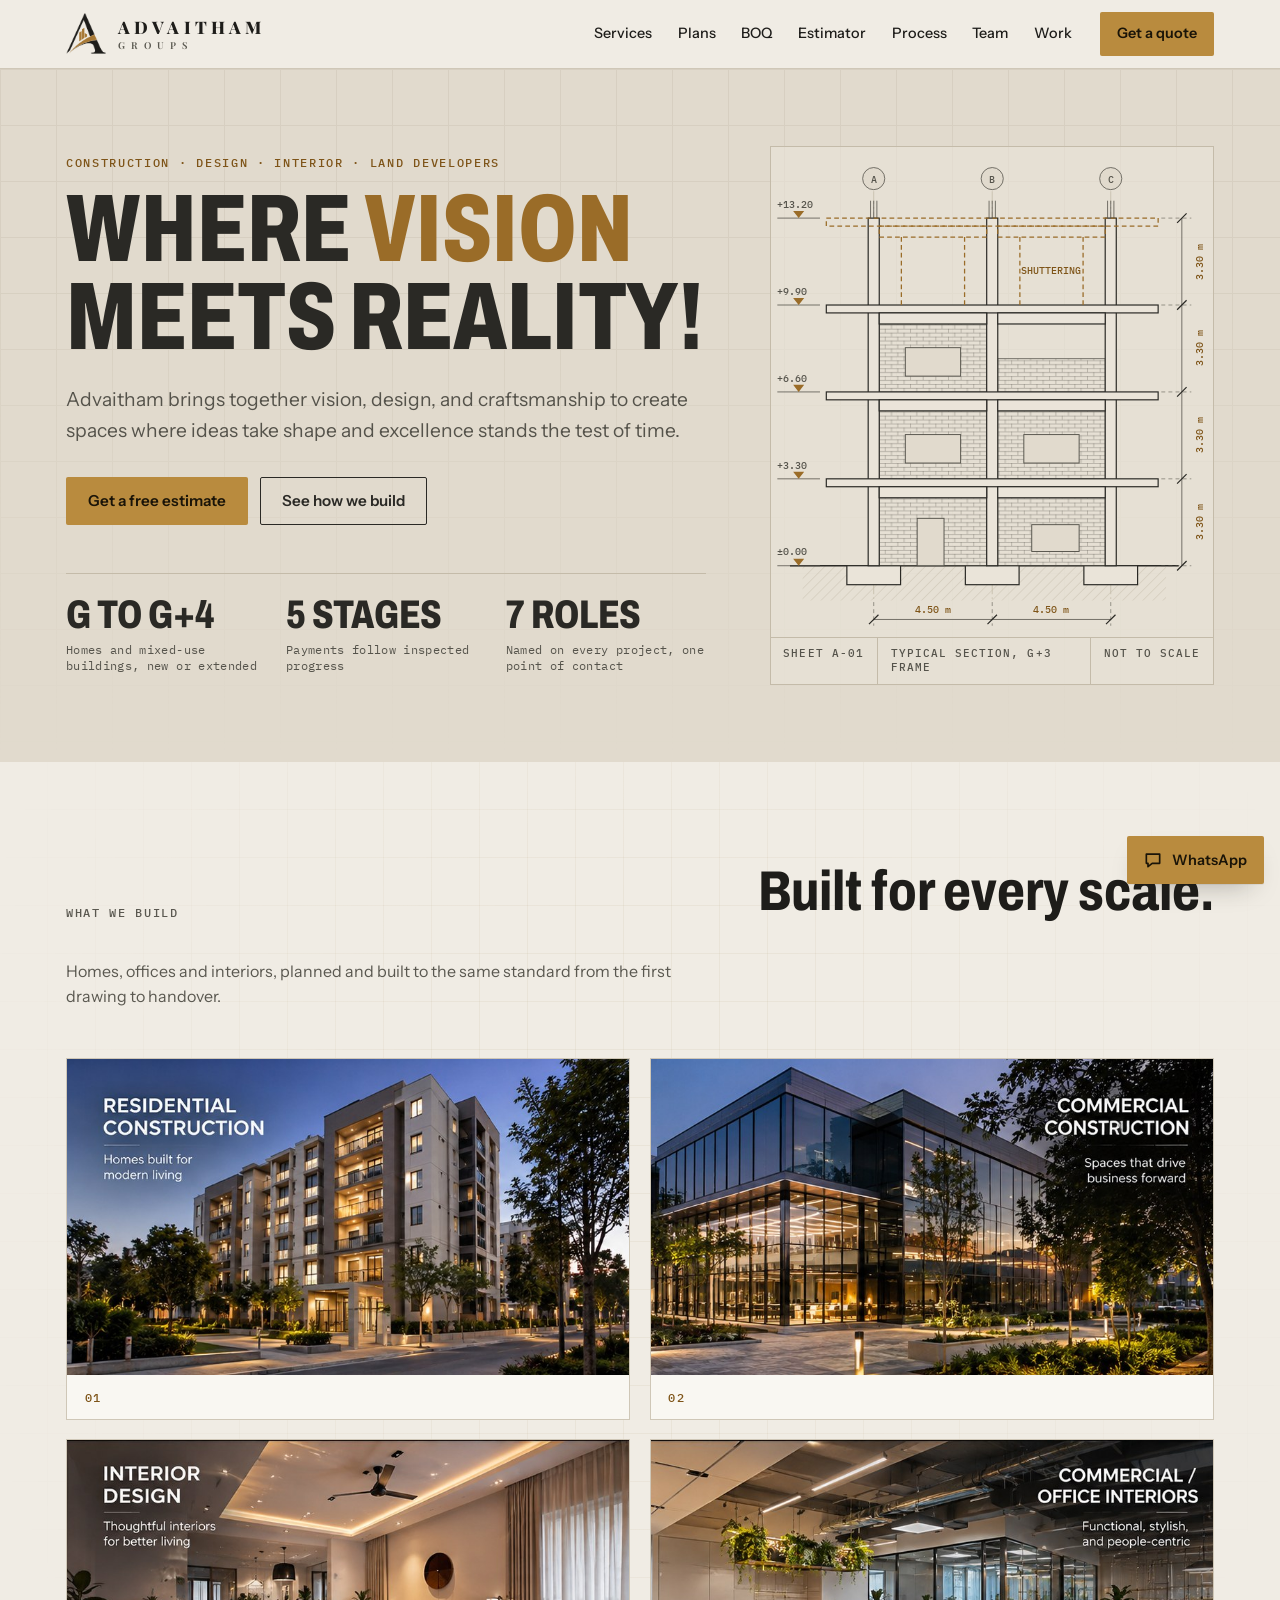
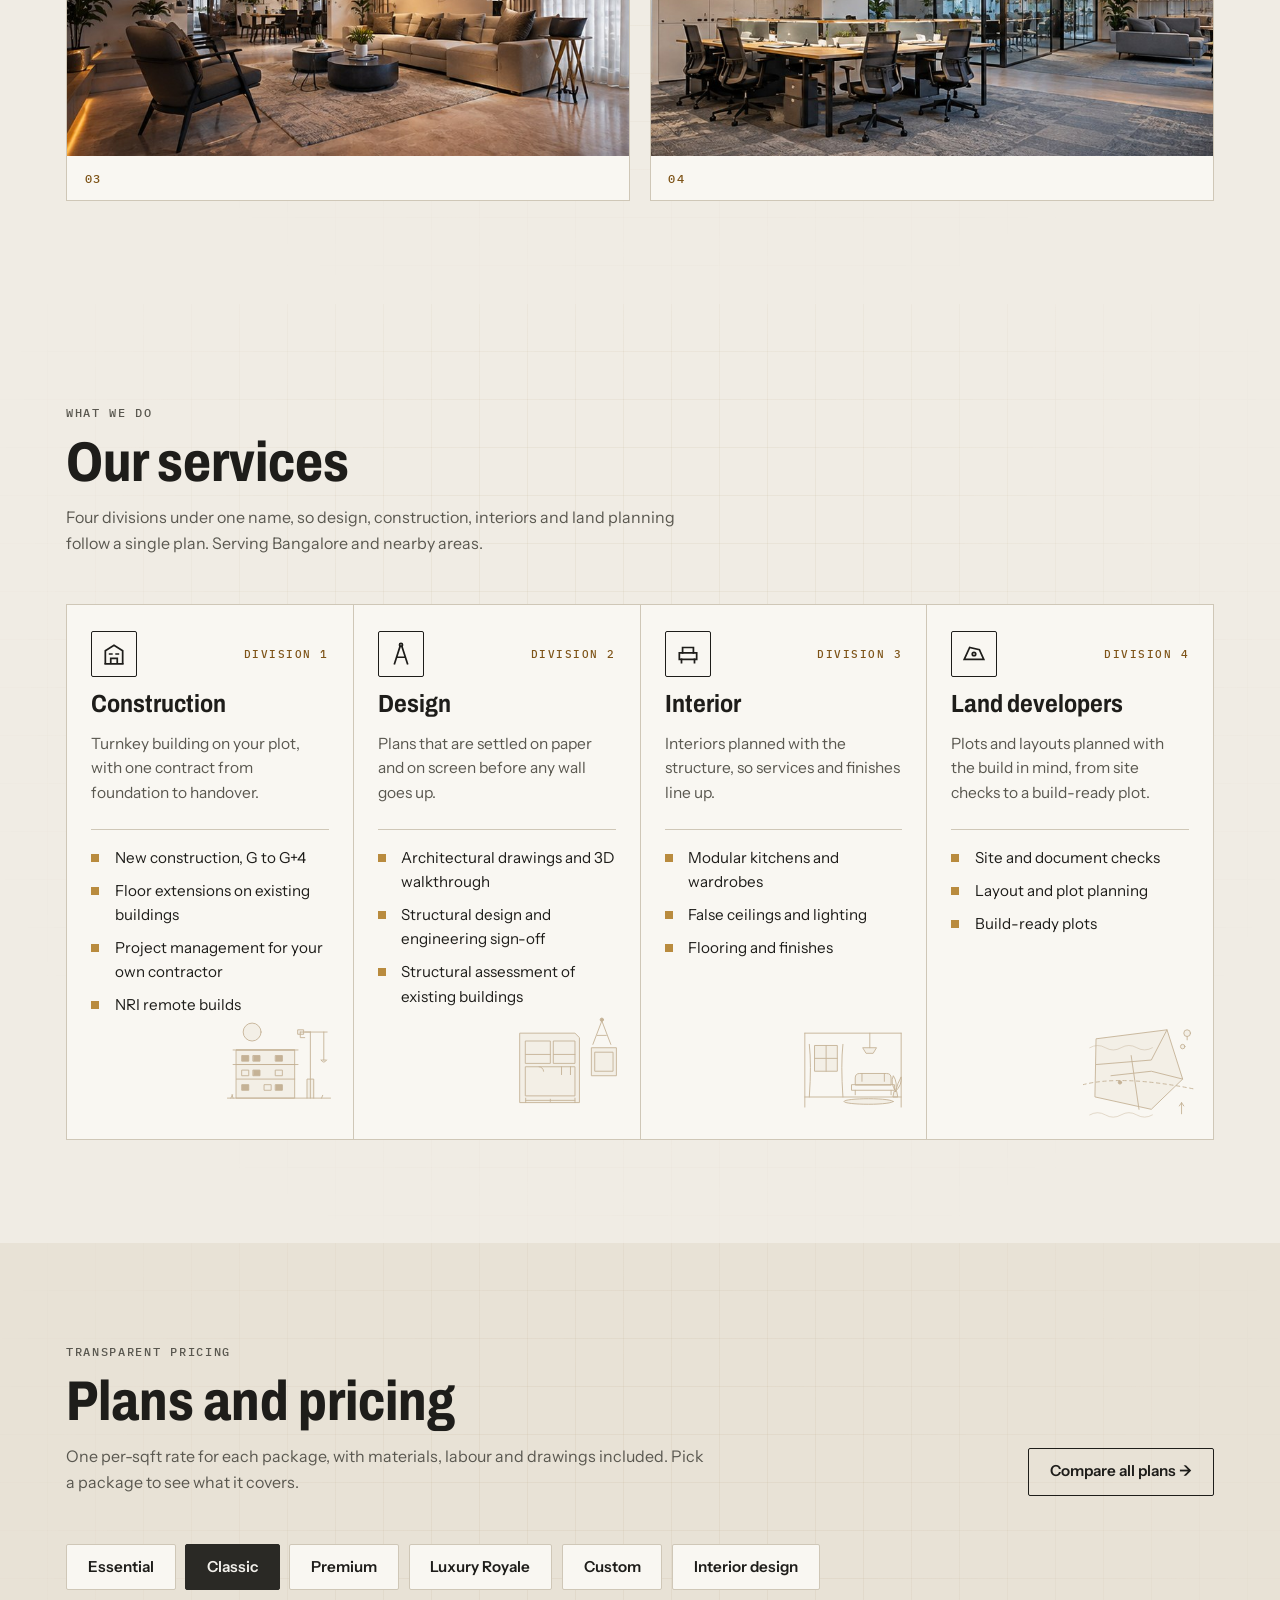
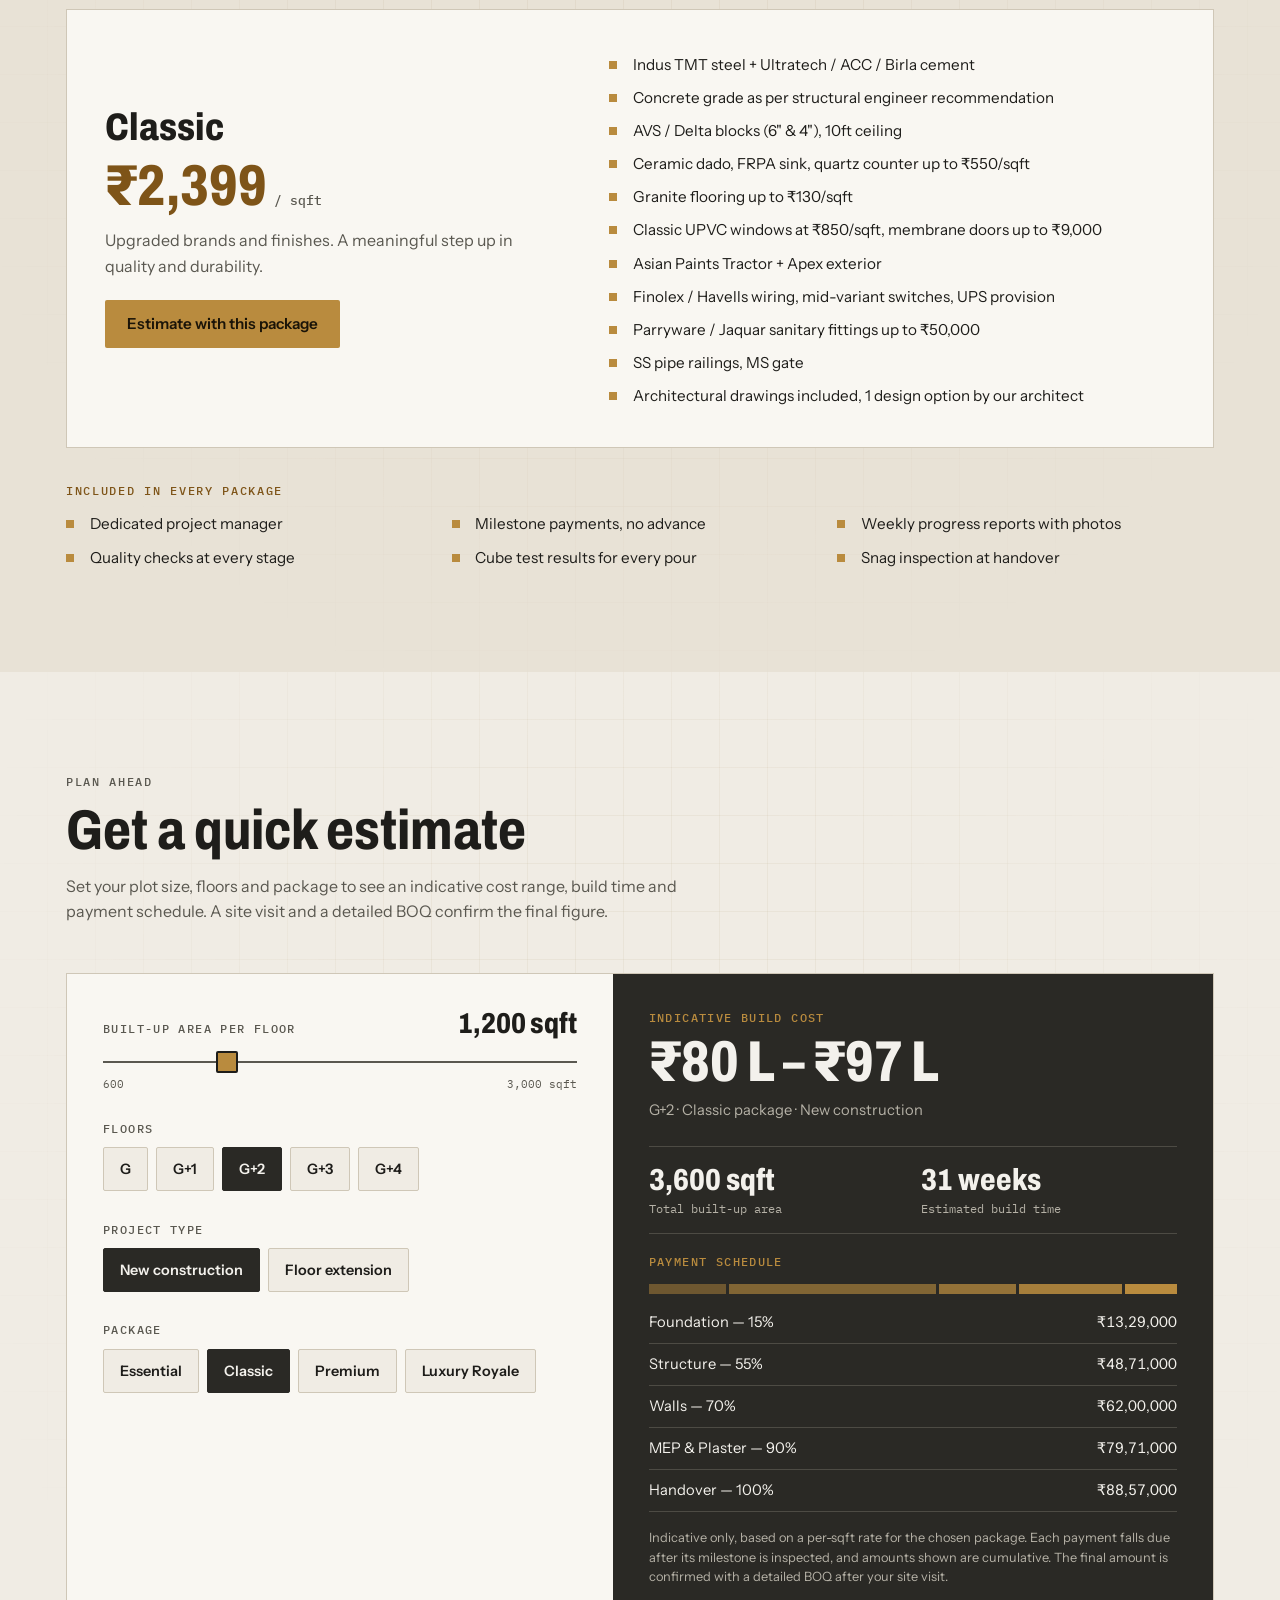
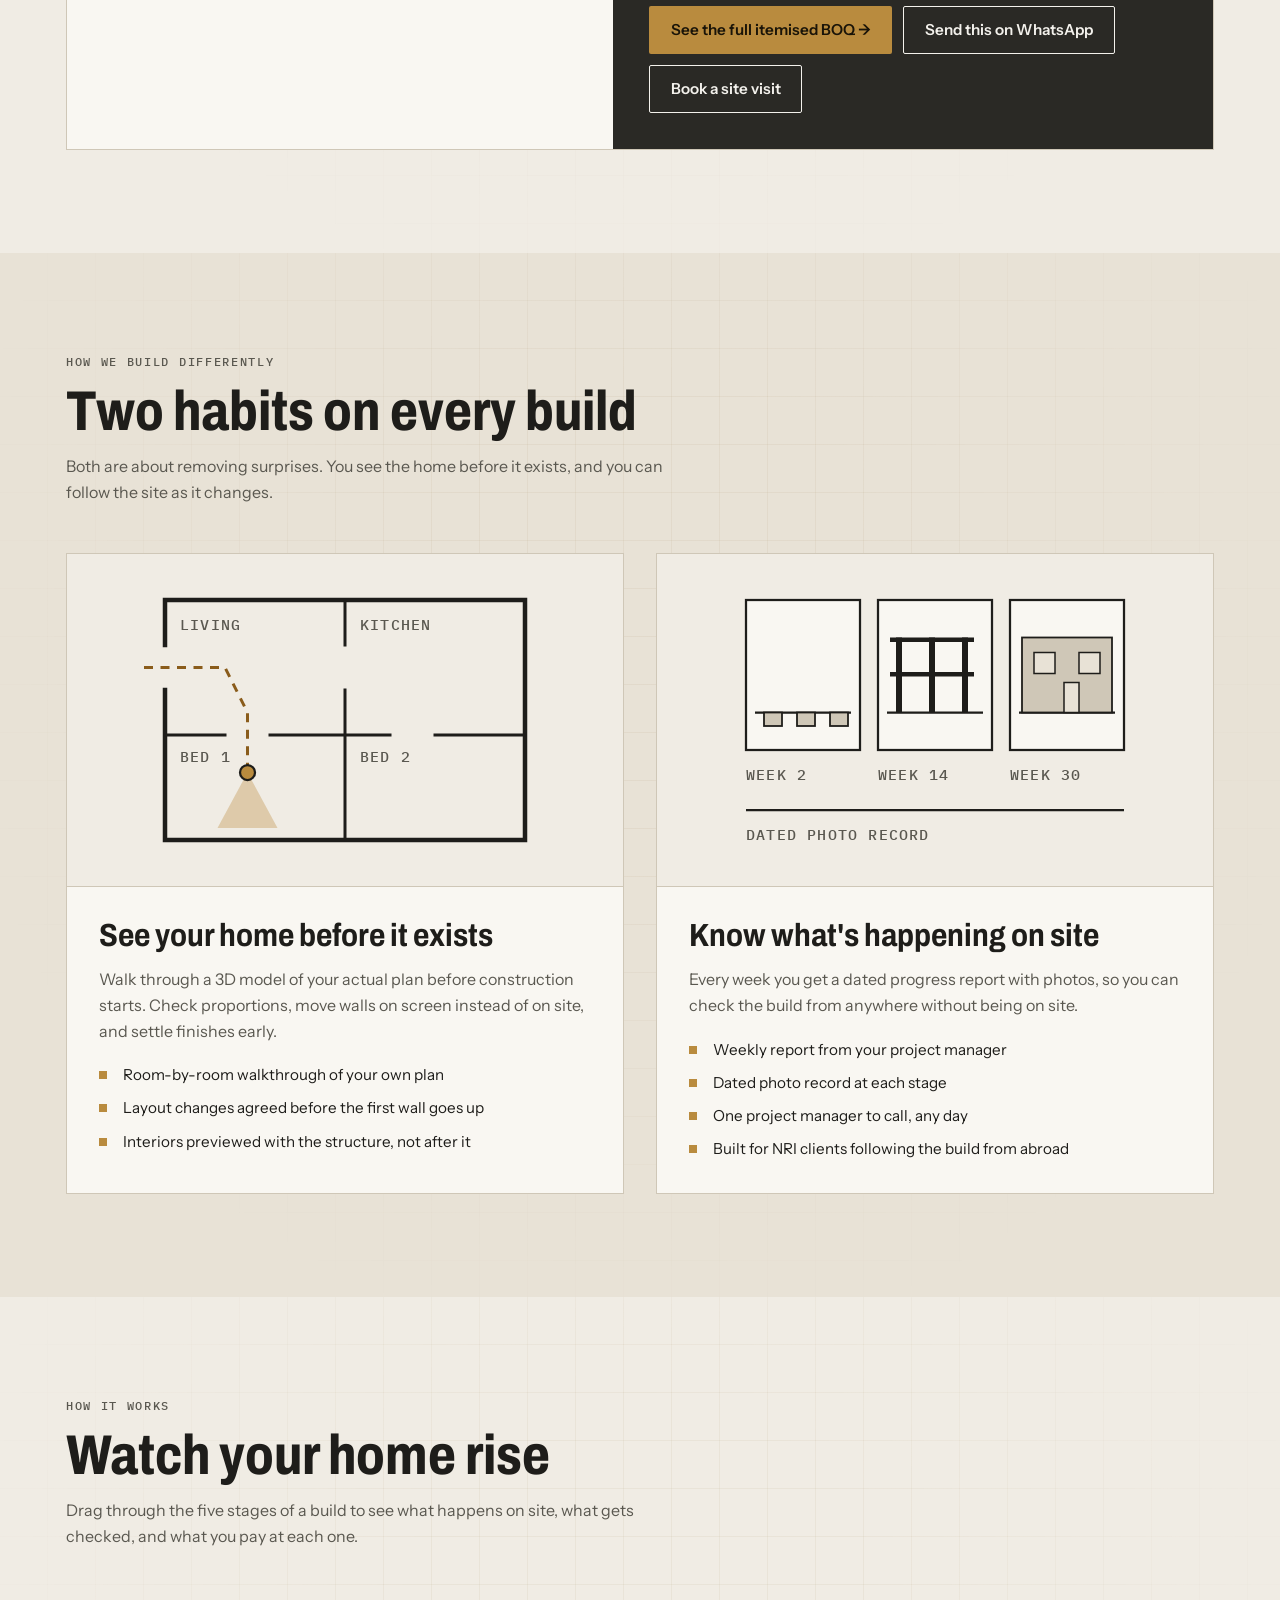
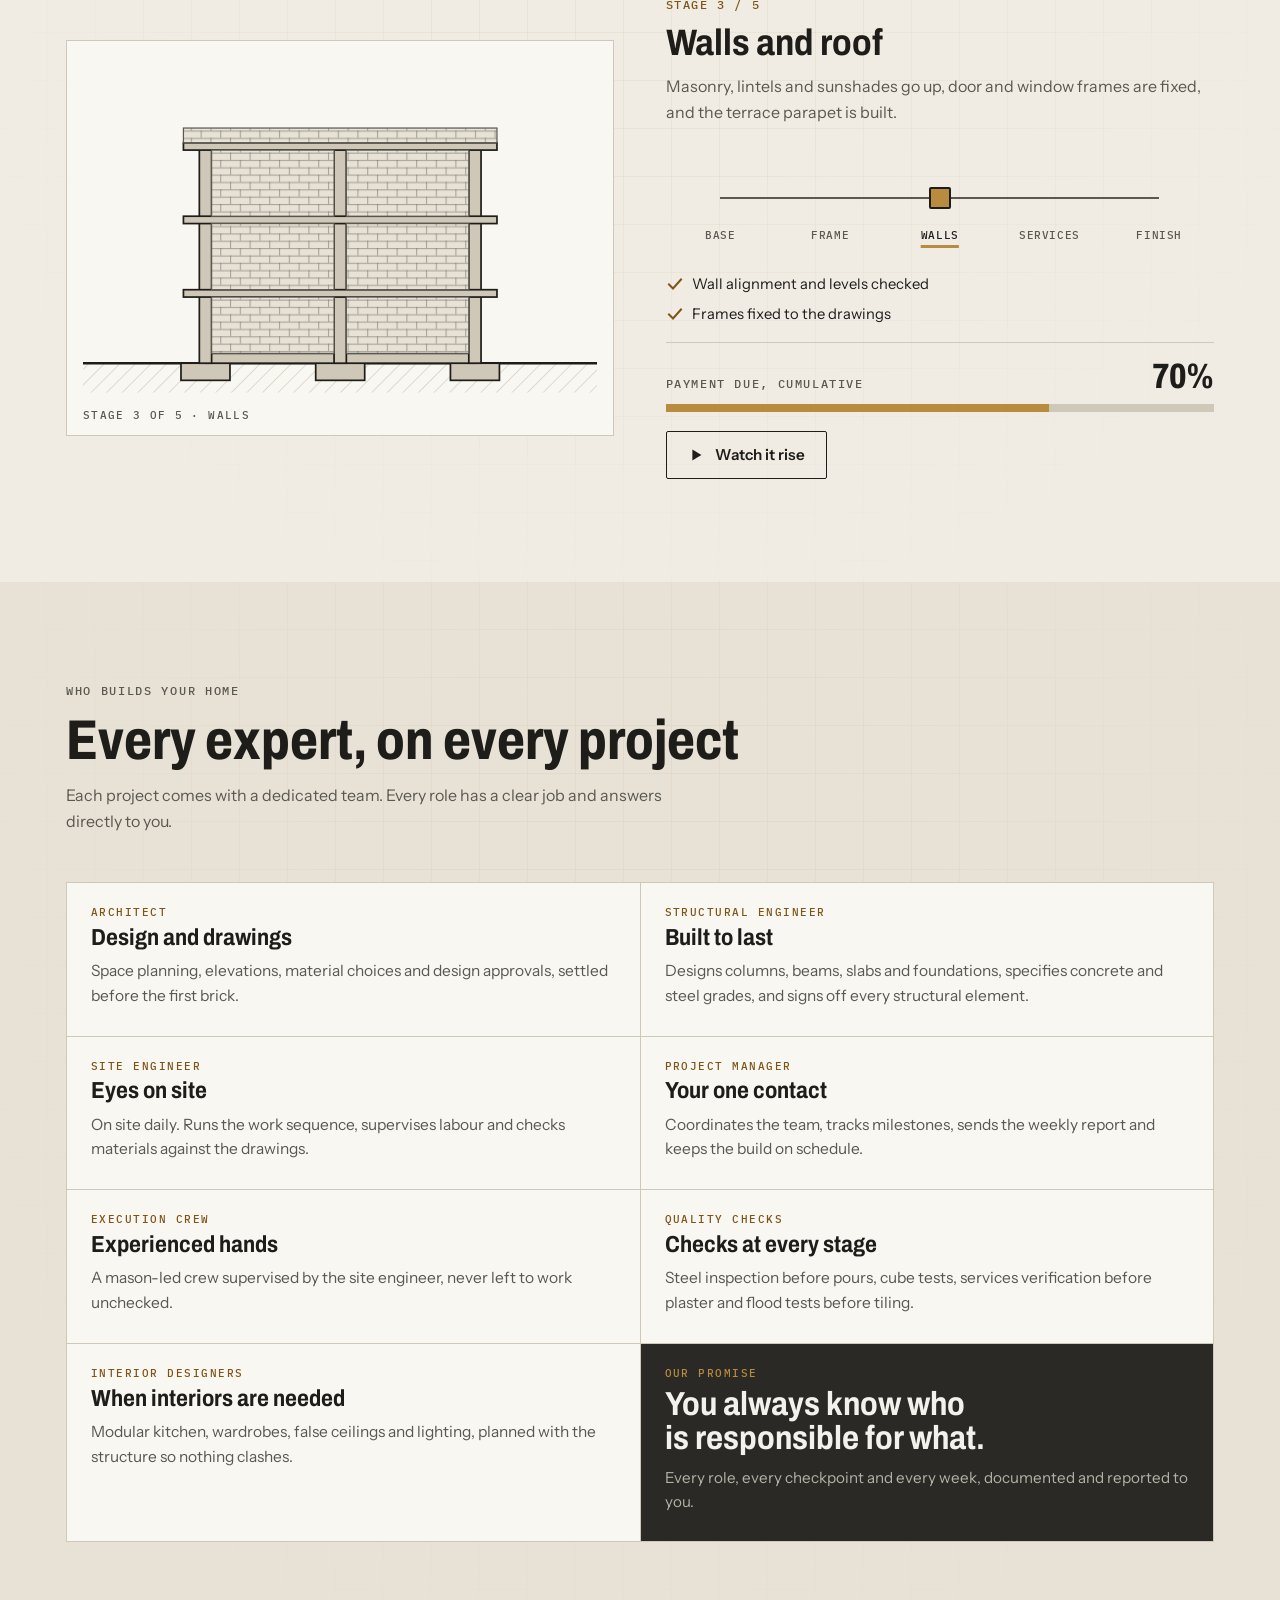
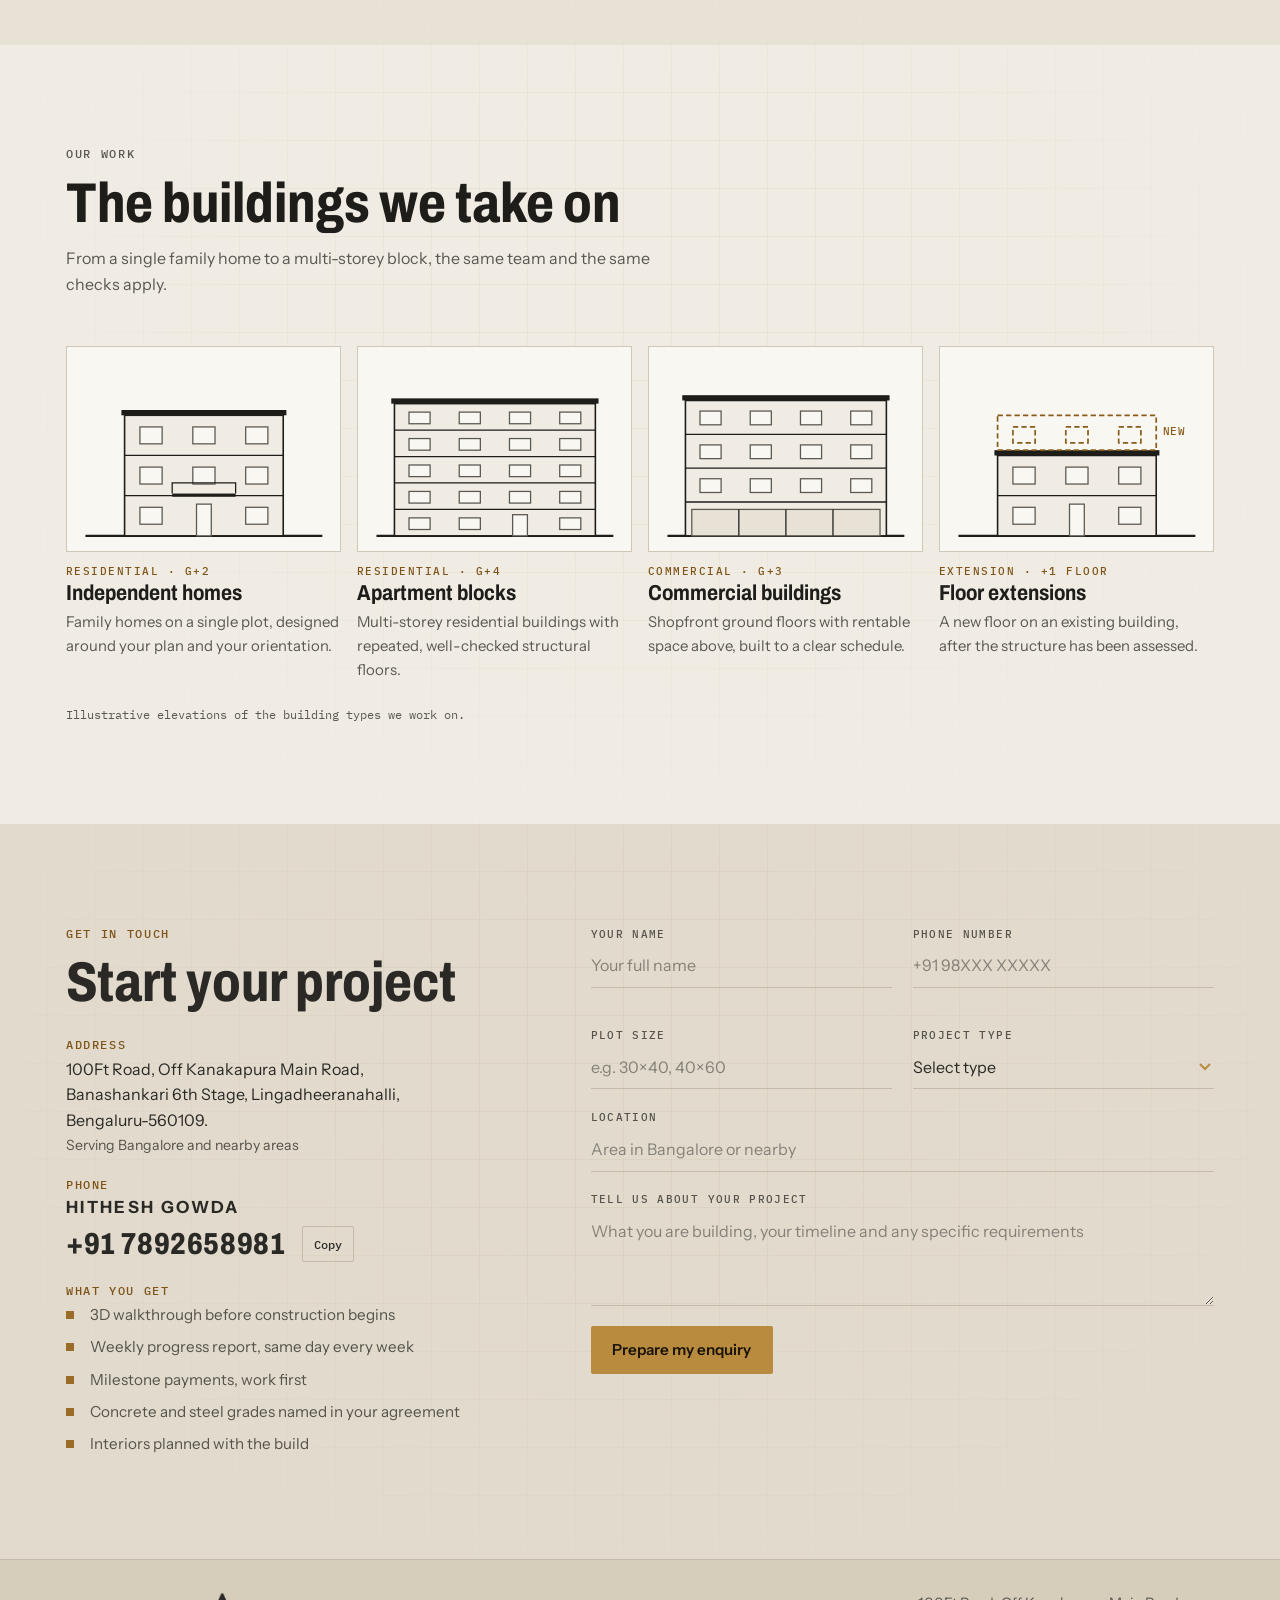
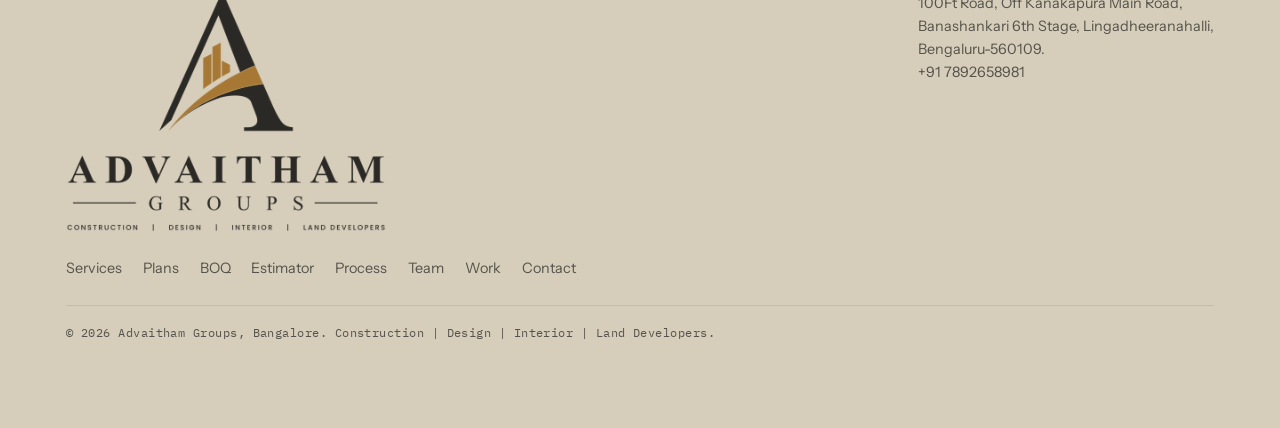
<file: index.html>
<!doctype html>
<html lang="en">
<head>
<meta charset="utf-8">
<meta name="viewport" content="width=device-width, initial-scale=1, viewport-fit=cover">
<meta name="description" content="Advaitham Groups: construction, design, interior and land development in Bengaluru. 100Ft Road, Off Kanakapura Main Road, Banashankari 6th Stage, Lingadheeranahalli, Bengaluru-560109.">
<meta name="theme-color" content="#E1DACD">
<title>Advaitham Groups</title>
<link rel="preconnect" href="https://fonts.googleapis.com">
<link rel="preconnect" href="https://fonts.gstatic.com" crossorigin>
<link rel="stylesheet" href="https://fonts.googleapis.com/css2?family=Archivo:wdth,wght@62..125,100..900&family=IBM+Plex+Mono:wght@400;500&family=Instrument+Sans:wght@400;500;600&family=Playfair+Display:wght@600;800&display=swap">
<link rel="stylesheet" href="styles.css">
<style>html{color-scheme:light}:root{padding-top:env(safe-area-inset-top,0px);padding-bottom:env(safe-area-inset-bottom,0px)}</style>
</head>
<body>
<header class="hdr">
  <div class="wrap hdr-in">
    <a class="brand" href="#top" aria-label="Advaitham Groups, home"><span class="lg lg-mark" aria-hidden="true"><i class="k"></i><i class="b"></i></span><span class="bt"><b>ADVAITHAM</b><small>GROUPS</small></span></a>
    <div class="nav">
      <nav class="nav-links" id="nav-links" aria-label="Main"><a href="#services">Services</a><a href="plans.html">Plans</a><a href="boq.html">BOQ</a><a href="#estimate">Estimator</a><a href="#process">Process</a><a href="#team">Team</a><a href="#work">Work</a></nav>
      <a class="btn btn-primary btn-sm" href="#contact">Get a quote</a>
      <button class="menu-btn" id="menu-btn" type="button" aria-expanded="false" aria-controls="nav-links" aria-label="Open menu">
        <svg viewBox="0 0 20 20" fill="none" stroke="currentColor" stroke-width="2" stroke-linecap="square"><path d="M2 5h16M2 10h16M2 15h16"/></svg>
      </button>
    </div>
  </div>
</header>
<main>
<section class="hero deep" id="top">
  <div class="wrap hero-grid">
    <div class="hero-copy">
      <p class="eyebrow">Construction · Design · Interior · Land developers</p>
      <h1>Where <span class="hl">vision</span> meets reality!</h1>
      <p class="lede">Advaitham brings together vision, design, and craftsmanship to create spaces where ideas take shape and excellence stands the test of time.</p>
      <div class="cta-row">
        <a class="btn btn-primary" href="#estimate">Get a free estimate</a>
        <a class="btn btn-ghost" href="#process">See how we build</a>
      </div>
      <ul class="facts">
        <li><span class="n">G to G+4</span><span class="c">Homes and mixed-use buildings, new or extended</span></li>
        <li><span class="n">5 stages</span><span class="c">Payments follow inspected progress</span></li>
        <li><span class="n">7 roles</span><span class="c">Named on every project, one point of contact</span></li>
      </ul>
    </div>

    <figure class="sheet">
      <svg viewBox="0 0 560 620" role="img" aria-labelledby="hs-title hs-desc">
        <title id="hs-title">Structural section of a G+3 building frame</title>
        <desc id="hs-desc">Two-bay concrete frame with four floor levels. The lower floors have walls, the third floor is open, and the roof slab is shown as formwork still being cast.</desc>
        <defs>
          <pattern id="earth" width="9" height="9" patternUnits="userSpaceOnUse" patternTransform="rotate(45)"><path d="M0 0V9" class="hs-hatch"/></pattern>
          <pattern id="brick" width="16" height="10" patternUnits="userSpaceOnUse"><path d="M0 .5H16M0 5.5H16M.5 0V5M8.5 5V10" class="hs-brick"/></pattern>
        </defs>
        <g class="hs-grid"><path d="M130 56V576M280 56V576M430 56V576"/></g>
        <g class="hs-bub"><circle cx="130" cy="40" r="14"/><circle cx="280" cy="40" r="14"/><circle cx="430" cy="40" r="14"/></g>
        <g class="hs-t hs-c"><text x="130" y="45">A</text><text x="280" y="45">B</text><text x="430" y="45">C</text></g>

        <rect x="40" y="530" width="460" height="44" fill="url(#earth)"/>
        <path d="M24 530H516" class="hs-ground"/>
        <g class="hs-struct"><rect x="96" y="530" width="68" height="24"/><rect x="246" y="530" width="68" height="24"/><rect x="396" y="530" width="68" height="24"/></g>

        <g class="hs-wall">
          <rect x="137" y="444" width="136" height="86"/><rect x="287" y="444" width="136" height="86"/>
          <rect x="137" y="334" width="136" height="86"/><rect x="287" y="334" width="136" height="86"/>
          <rect x="137" y="224" width="136" height="86"/><rect x="287" y="268" width="136" height="42"/>
        </g>
        <g class="hs-open">
          <rect x="185" y="470" width="34" height="60"/><rect x="330" y="478" width="60" height="34"/>
          <rect x="170" y="364" width="70" height="36"/><rect x="320" y="364" width="70" height="36"/>
          <rect x="170" y="254" width="70" height="36"/>
        </g>

        <g class="hs-struct"><rect x="123" y="90" width="14" height="440"/><rect x="273" y="90" width="14" height="440"/><rect x="423" y="90" width="14" height="440"/></g>
        <g class="hs-struct">
          <rect x="70" y="420" width="420" height="10"/><rect x="137" y="430" width="136" height="14"/><rect x="287" y="430" width="136" height="14"/>
          <rect x="70" y="310" width="420" height="10"/><rect x="137" y="320" width="136" height="14"/><rect x="287" y="320" width="136" height="14"/>
          <rect x="70" y="200" width="420" height="10"/><rect x="137" y="210" width="136" height="14"/><rect x="287" y="210" width="136" height="14"/>
        </g>
        <g class="hs-acc">
          <rect x="70" y="90" width="420" height="10"/><rect x="137" y="100" width="136" height="14"/><rect x="287" y="100" width="136" height="14"/>
          <path d="M165 114V200M245 114V200M315 114V200M395 114V200"/>
        </g>
        <path d="M126 90V68M130 90V68M134 90V68M276 90V68M280 90V68M284 90V68M426 90V68M430 90V68M434 90V68" class="hs-thin"/>
        <text x="355" y="161" class="hs-t hs-tacc hs-c">SHUTTERING</text>

        <path d="M8 530H62M8 420H62M8 310H62M8 200H62M8 90H62" class="hs-thin"/>
        <path d="M28 521H42L35 530ZM28 411H42L35 420ZM28 301H42L35 310ZM28 191H42L35 200ZM28 81H42L35 90Z" class="hs-accfill"/>
        <g class="hs-t"><text x="8" y="517">±0.00</text><text x="8" y="407">+3.30</text><text x="8" y="297">+6.60</text><text x="8" y="187">+9.90</text><text x="8" y="77">+13.20</text></g>

        <path d="M520 90V530" class="hs-thin"/>
        <path d="M494 530H532M494 420H532M494 310H532M494 200H532M494 90H532" class="hs-dash"/>
        <path d="M514 536L526 524M514 426L526 414M514 316L526 304M514 206L526 194M514 96L526 84" class="hs-tick"/>
        <g class="hs-t hs-tacc hs-c">
          <text transform="translate(547 475) rotate(-90)">3.30 m</text><text transform="translate(547 365) rotate(-90)">3.30 m</text>
          <text transform="translate(547 255) rotate(-90)">3.30 m</text><text transform="translate(547 145) rotate(-90)">3.30 m</text>
        </g>

        <path d="M130 598H430" class="hs-thin"/>
        <path d="M130 576V606M280 576V606M430 576V606" class="hs-dash"/>
        <path d="M124 604L136 592M274 604L286 592M424 604L436 592" class="hs-tick"/>
        <g class="hs-t hs-tacc hs-c"><text x="205" y="590">4.50 m</text><text x="355" y="590">4.50 m</text></g>
      </svg>
      <figcaption><span>Sheet A-01</span><span>Typical section, G+3 frame</span><span>Not to scale</span></figcaption>
    </figure>
  </div>
</section>

<section class="sec" id="built">
  <div class="wrap">
    <header class="sec-head">
      <p class="eyebrow">What we build</p>
      <h2>Built for every scale.</h2>
      <p>Homes, offices and interiors, planned and built to the same standard from the first drawing to handover.</p>
    </header>
    <ul class="built-grid">
      <li><figure class="built-card">
        <img src="img/residential.jpg" alt="Residential construction: homes built for modern living" width="836" height="470" loading="lazy">
        <figcaption><span>01</span></figcaption>
      </figure></li>
      <li><figure class="built-card">
        <img src="img/commercial.jpg" alt="Commercial construction: spaces that drive business forward" width="836" height="470" loading="lazy">
        <figcaption><span>02</span></figcaption>
      </figure></li>
      <li><figure class="built-card">
        <img src="img/interior.jpg" alt="Interior design: thoughtful interiors for better living" width="836" height="471" loading="lazy">
        <figcaption><span>03</span></figcaption>
      </figure></li>
      <li><figure class="built-card">
        <img src="img/office.jpg" alt="Commercial and office interiors: functional, stylish and people-centric" width="836" height="471" loading="lazy">
        <figcaption><span>04</span></figcaption>
      </figure></li>
    </ul>
  </div>
</section>
<section class="sec" id="services">
  <div class="wrap">
    <header class="sec-head">
      <div>
        <p class="eyebrow">What we do</p>
        <h2>Our services</h2>
        <p>Four divisions under one name, so design, construction, interiors and land planning follow a single plan. Serving Bangalore and nearby areas.</p>
      </div>
    </header>
    <ul class="svc-grid">
      <li class="svc">
        <div class="svc-top"><span class="svc-ic"><svg viewBox="0 0 24 24" aria-hidden="true"><path d="M4 21V9l8-5 8 5v12z"/><path d="M4 21h16M9 21v-5h6v5M8 12h2M14 12h2"/></svg></span><span class="tag">Division 1</span></div>
        <h3>Construction</h3>
        <p>Turnkey building on your plot, with one contract from foundation to handover.</p>
        <ul class="ticks">
          <li>New construction, G to G+4</li>
          <li>Floor extensions on existing buildings</li>
          <li>Project management for your own contractor</li>
          <li>NRI remote builds</li>
        </ul>
      </li>
      <li class="svc">
        <div class="svc-top"><span class="svc-ic"><svg viewBox="0 0 24 24" aria-hidden="true"><circle cx="12" cy="3.6" r="1.4"/><path d="M11.2 4.8L6 21M12.8 4.8L18 21M8.4 15h7.2"/></svg></span><span class="tag">Division 2</span></div>
        <h3>Design</h3>
        <p>Plans that are settled on paper and on screen before any wall goes up.</p>
        <ul class="ticks">
          <li>Architectural drawings and 3D walkthrough</li>
          <li>Structural design and engineering sign-off</li>
          <li>Structural assessment of existing buildings</li>
        </ul>
      </li>
      <li class="svc">
        <div class="svc-top"><span class="svc-ic"><svg viewBox="0 0 24 24" aria-hidden="true"><path d="M7 11V6h10v5"/><path d="M4 11h16v6H4z"/><path d="M6 17v3M18 17v3"/></svg></span><span class="tag">Division 3</span></div>
        <h3>Interior</h3>
        <p>Interiors planned with the structure, so services and finishes line up.</p>
        <ul class="ticks">
          <li>Modular kitchens and wardrobes</li>
          <li>False ceilings and lighting</li>
          <li>Flooring and finishes</li>
        </ul>
      </li>
      <li class="svc">
        <div class="svc-top"><span class="svc-ic"><svg viewBox="0 0 24 24" aria-hidden="true"><path d="M3 17l5-11 9 2 4 9z"/><circle cx="12" cy="12" r="1.6"/></svg></span><span class="tag">Division 4</span></div>
        <h3>Land developers</h3>
        <p>Plots and layouts planned with the build in mind, from site checks to a build-ready plot.</p>
        <ul class="ticks">
          <li>Site and document checks</li>
          <li>Layout and plot planning</li>
          <li>Build-ready plots</li>
        </ul>
      </li>
    </ul>
  </div>
</section>

<section class="sec alt" id="plans">
  <div class="wrap">
    <header class="sec-head">
      <div>
        <p class="eyebrow">Transparent pricing</p>
        <h2>Plans and pricing</h2>
        <p>One per-sqft rate for each package, with materials, labour and drawings included. Pick a package to see what it covers.</p>
      </div>
      <a class="btn btn-ghost" href="plans.html">Compare all plans →</a>
    </header>
    <div class="plan-tabs" id="plan-tabs" role="tablist" aria-label="Packages"></div>
    <div class="plan-panel" id="plan-panel" role="tabpanel" aria-live="polite"></div>
    <div class="incl">
      <p class="eyebrow">Included in every package</p>
      <ul class="ticks incl-list">
        <li>Dedicated project manager</li>
        <li>Milestone payments, no advance</li>
        <li>Weekly progress reports with photos</li>
        <li>Quality checks at every stage</li>
        <li>Cube test results for every pour</li>
        <li>Snag inspection at handover</li>
      </ul>
    </div>
  </div>
</section>

<section class="sec" id="estimate">
  <div class="wrap">
    <header class="sec-head">
      <div>
        <p class="eyebrow">Plan ahead</p>
        <h2>Get a quick estimate</h2>
        <p>Set your plot size, floors and package to see an indicative cost range, build time and payment schedule. A site visit and a detailed BOQ confirm the final figure.</p>
      </div>
    </header>
    <div class="est">
      <form class="est-in" id="est-form" onsubmit="return false">
        <div>
          <div class="field-h"><label class="field-l" for="plot">Built-up area per floor</label><output class="field-v" id="plot-v" for="plot">1,200 sqft</output></div>
          <input type="range" id="plot" min="600" max="3000" step="50" value="1200">
          <div class="range-ends"><span>600</span><span>3,000 sqft</span></div>
        </div>
        <fieldset><legend class="field-l" id="floors-l">Floors</legend><div class="chips" id="floors-chips"></div></fieldset>
        <fieldset><legend class="field-l">Project type</legend><div class="chips" id="type-chips"></div></fieldset>
        <fieldset><legend class="field-l">Package</legend><div class="chips" id="pkg-chips"></div></fieldset>
      </form>
      <div class="est-out deep" aria-live="polite">
        <p class="field-l">Indicative build cost</p>
        <p class="cost" id="cost">₹0 L</p>
        <p class="est-sub" id="est-sub"></p>
        <div class="metrics">
          <div><div class="m-v" id="m-area">0</div><div class="m-l">Total built-up area</div></div>
          <div><div class="m-v" id="m-weeks">0</div><div class="m-l">Estimated build time</div></div>
        </div>
        <p class="field-l">Payment schedule</p>
        <div class="pay-bar" id="pay-bar" aria-hidden="true"></div>
        <table class="pay"><tbody id="pay-rows"></tbody></table>
        <p class="est-note" id="est-note"></p>
        <div class="est-actions">
          <a class="btn btn-primary" id="boq-open" href="boq.html">See the full itemised BOQ →</a>
          <a class="btn btn-ghost" id="est-wa" href="https://wa.me/917892658981" target="_blank" rel="noopener">Send this on WhatsApp</a>
          <a class="btn btn-ghost" href="#contact">Book a site visit</a>
        </div>
      </div>
    </div>
  </div>
</section>

<section class="sec alt" id="how">
  <div class="wrap">
    <header class="sec-head">
      <div>
        <p class="eyebrow">How we build differently</p>
        <h2>Two habits on every build</h2>
        <p>Both are about removing surprises. You see the home before it exists, and you can follow the site as it changes.</p>
      </div>
    </header>
    <div class="duo">
      <article class="duo-card">
        <div class="duo-art">
          <svg viewBox="0 0 280 200" role="img" aria-label="Floor plan with a dashed walkthrough path from the entrance into a bedroom">
            <path class="d-wall" d="M20 50V20H260V180H20V80"/>
            <path class="d-part" d="M140 20V50M140 80V110M20 110H60M90 110H170M200 110H260M140 110V180"/>
            <path class="d-path" d="M6 65H60L75 95V130"/>
            <polygon class="d-cone" points="75,135 55,172 95,172"/>
            <circle class="d-dot" cx="75" cy="135" r="5"/>
            <text class="d-t" x="30" y="40">LIVING</text><text class="d-t" x="150" y="40">KITCHEN</text>
            <text class="d-t" x="30" y="128">BED 1</text><text class="d-t" x="150" y="128">BED 2</text>
          </svg>
        </div>
        <div class="duo-body">
          <h3>See your home before it exists</h3>
          <p>Walk through a 3D model of your actual plan before construction starts. Check proportions, move walls on screen instead of on site, and settle finishes early.</p>
          <ul class="ticks">
            <li>Room-by-room walkthrough of your own plan</li>
            <li>Layout changes agreed before the first wall goes up</li>
            <li>Interiors previewed with the structure, not after it</li>
          </ul>
        </div>
      </article>
      <article class="duo-card">
        <div class="duo-art">
          <svg viewBox="0 0 280 200" role="img" aria-label="Three dated site photographs showing foundation, frame and walls">
            <rect class="d-frame" x="14" y="20" width="76" height="100"/><rect class="d-frame" x="102" y="20" width="76" height="100"/><rect class="d-frame" x="190" y="20" width="76" height="100"/>
            <path class="d-ground" d="M20 95H84M108 95H172M196 95H260"/>
            <rect class="d-conc" x="26" y="95" width="12" height="9"/><rect class="d-conc" x="48" y="95" width="12" height="9"/><rect class="d-conc" x="70" y="95" width="12" height="9"/>
            <rect class="d-solid" x="114" y="45" width="4" height="50"/><rect class="d-solid" x="136" y="45" width="4" height="50"/><rect class="d-solid" x="158" y="45" width="4" height="50"/>
            <rect class="d-solid" x="110" y="68" width="56" height="3"/><rect class="d-solid" x="110" y="45" width="56" height="3"/>
            <rect class="d-conc" x="198" y="45" width="60" height="50"/>
            <rect class="d-win" x="206" y="55" width="14" height="14"/><rect class="d-win" x="236" y="55" width="14" height="14"/><rect class="d-win" x="226" y="75" width="10" height="20"/>
            <text class="d-t" x="14" y="140">WEEK 2</text><text class="d-t" x="102" y="140">WEEK 14</text><text class="d-t" x="190" y="140">WEEK 30</text>
            <path class="d-ground" d="M14 160H266"/>
            <text class="d-t" x="14" y="180">DATED PHOTO RECORD</text>
          </svg>
        </div>
        <div class="duo-body">
          <h3>Know what's happening on site</h3>
          <p>Every week you get a dated progress report with photos, so you can check the build from anywhere without being on site.</p>
          <ul class="ticks">
            <li>Weekly report from your project manager</li>
            <li>Dated photo record at each stage</li>
            <li>One project manager to call, any day</li>
            <li>Built for NRI clients following the build from abroad</li>
          </ul>
        </div>
      </article>
    </div>
  </div>
</section>

<section class="sec" id="process">
  <div class="wrap">
    <header class="sec-head">
      <div>
        <p class="eyebrow">How it works</p>
        <h2>Watch your home rise</h2>
        <p>Drag through the five stages of a build to see what happens on site, what gets checked, and what you pay at each one.</p>
      </div>
    </header>
    <div class="rise">
      <div class="rise-view">
        <svg viewBox="0 0 420 280" role="img" aria-label="Building drawn at the selected construction stage">
          <defs>
            <pattern id="bk" width="16" height="12" patternUnits="userSpaceOnUse"><rect class="r-bkbg" width="16" height="12"/><path class="r-bkl" d="M0 .5H16M0 6.5H16M.5 0V6M8.5 6V12"/></pattern>
            <pattern id="earth2" width="9" height="9" patternUnits="userSpaceOnUse" patternTransform="rotate(45)"><path class="r-earthl" d="M0 0V9"/></pattern>
          </defs>
          <rect x="0" y="250" width="420" height="24" fill="url(#earth2)"/>
          <path class="r-ground" d="M0 250H420"/>
          <g id="rs-1" class="rg on">
            <rect class="r-conc" x="80" y="250" width="40" height="14"/><rect class="r-conc" x="190" y="250" width="40" height="14"/><rect class="r-conc" x="300" y="250" width="40" height="14"/>
            <rect class="r-conc" x="100" y="242" width="220" height="8"/>
          </g>
          <g id="rs-2" class="rg on">
            <rect class="r-conc col" x="95" y="70" width="10" height="180"/><rect class="r-conc col" x="205" y="70" width="10" height="180"/><rect class="r-conc col" x="315" y="70" width="10" height="180"/>
            <rect class="r-conc" x="82" y="190" width="256" height="6"/><rect class="r-conc" x="82" y="130" width="256" height="6"/><rect class="r-conc" x="82" y="70" width="256" height="6"/>
          </g>
          <g id="rs-3" class="rg on">
            <rect class="r-wall" x="105" y="196" width="100" height="46"/><rect class="r-wall" x="215" y="196" width="100" height="46"/>
            <rect class="r-wall" x="105" y="136" width="100" height="54"/><rect class="r-wall" x="215" y="136" width="100" height="54"/>
            <rect class="r-wall" x="105" y="76" width="100" height="54"/><rect class="r-wall" x="215" y="76" width="100" height="54"/>
            <rect class="r-wall" x="82" y="58" width="256" height="12"/>
          </g>
          <g id="rs-4" class="rg">
            <path class="r-el" d="M160 80V246M262 80V246M110 100H310M110 160H310M110 222H310"/>
            <path class="r-pl" d="M308 246V80H292"/>
            <rect class="r-jb" x="156" y="96" width="8" height="8"/><rect class="r-jb" x="258" y="96" width="8" height="8"/><rect class="r-jb" x="156" y="156" width="8" height="8"/><rect class="r-jb" x="258" y="156" width="8" height="8"/><rect class="r-jb" x="156" y="218" width="8" height="8"/><rect class="r-jb" x="258" y="218" width="8" height="8"/>
          </g>
          <g id="rs-5" class="rg">
            <rect class="r-tint" x="105" y="196" width="100" height="46"/><rect class="r-tint" x="215" y="196" width="100" height="46"/>
            <rect class="r-tint" x="105" y="136" width="100" height="54"/><rect class="r-tint" x="215" y="136" width="100" height="54"/>
            <rect class="r-tint" x="105" y="76" width="100" height="54"/><rect class="r-tint" x="215" y="76" width="100" height="54"/>
            <rect class="r-win" x="125" y="92" width="60" height="30"/><rect class="r-win" x="235" y="92" width="60" height="30"/>
            <rect class="r-win" x="125" y="152" width="60" height="30"/><rect class="r-win" x="235" y="152" width="60" height="30"/>
            <rect class="r-win" x="135" y="206" width="30" height="44"/><rect class="r-win" x="240" y="214" width="60" height="24"/>
            <path class="r-bar" d="M155 92V122M265 92V122M155 152V182M265 152V182M270 214V238"/>
            <rect class="r-win" x="268" y="38" width="36" height="20"/>
          </g>
        </svg>
        <p class="rise-cap" id="rise-cap">Stage 3 of 5 · Walls and roof</p>
      </div>
      <div class="rise-info">
        <div class="stage-meta"><span class="stage-k" id="stage-k">Stage 3 / 5</span></div>
        <h3 id="stage-title">Walls and roof</h3>
        <p class="t" id="stage-text" aria-live="polite"></p>
        <div class="stage-ctl">
          <input type="range" id="stage" min="1" max="5" step="1" value="3" aria-label="Construction stage, 1 to 5">
          <div class="stage-names" id="stage-names"></div>
        </div>
        <ul class="checks" id="stage-checks"></ul>
        <div class="due">
          <div class="due-row"><span class="stage-k">Payment due, cumulative</span><span class="due-pct" id="due-pct">65%</span></div>
          <div class="due-bar"><i id="due-bar"></i></div>
        </div>
        <button class="btn btn-ghost play" id="play" type="button"><svg viewBox="0 0 20 20" fill="currentColor" aria-hidden="true"><path d="M6 4l10 6-10 6z"/></svg><span id="play-l">Watch it rise</span></button>
      </div>
    </div>
  </div>
</section>

<section class="sec alt" id="team">
  <div class="wrap">
    <header class="sec-head">
      <div>
        <p class="eyebrow">Who builds your home</p>
        <h2>Every expert, on every project</h2>
        <p>Each project comes with a dedicated team. Every role has a clear job and answers directly to you.</p>
      </div>
    </header>
    <div class="team">
      <div class="role"><span class="tag">Architect</span><h3>Design and drawings</h3><p>Space planning, elevations, material choices and design approvals, settled before the first brick.</p></div>
      <div class="role"><span class="tag">Structural engineer</span><h3>Built to last</h3><p>Designs columns, beams, slabs and foundations, specifies concrete and steel grades, and signs off every structural element.</p></div>
      <div class="role"><span class="tag">Site engineer</span><h3>Eyes on site</h3><p>On site daily. Runs the work sequence, supervises labour and checks materials against the drawings.</p></div>
      <div class="role"><span class="tag">Project manager</span><h3>Your one contact</h3><p>Coordinates the team, tracks milestones, sends the weekly report and keeps the build on schedule.</p></div>
      <div class="role"><span class="tag">Execution crew</span><h3>Experienced hands</h3><p>A mason-led crew supervised by the site engineer, never left to work unchecked.</p></div>
      <div class="role"><span class="tag">Quality checks</span><h3>Checks at every stage</h3><p>Steel inspection before pours, cube tests, services verification before plaster and flood tests before tiling.</p></div>
      <div class="role"><span class="tag">Interior designers</span><h3>When interiors are needed</h3><p>Modular kitchen, wardrobes, false ceilings and lighting, planned with the structure so nothing clashes.</p></div>
      <div class="promise"><span class="tag">Our promise</span><h3>You always know who is responsible for what.</h3><p>Every role, every checkpoint and every week, documented and reported to you.</p></div>
    </div>
  </div>
</section>

<section class="sec" id="work">
  <div class="wrap">
    <header class="sec-head">
      <div>
        <p class="eyebrow">Our work</p>
        <h2>The buildings we take on</h2>
        <p>From a single family home to a multi-storey block, the same team and the same checks apply.</p>
      </div>
    </header>
    <div class="types" id="types"></div>
    <p class="work-note">Illustrative elevations of the building types we work on.</p>
  </div>
</section>

<section class="sec deep" id="contact">
  <div class="wrap contact">
    <div>
      <p class="eyebrow">Get in touch</p>
      <h2>Start your project</h2>
      <dl class="dl">
        <div><dt>Address</dt><dd><address style="font-style:normal">100Ft Road, Off Kanakapura Main Road,<br>Banashankari 6th Stage, Lingadheeranahalli,<br>Bengaluru-560109.</address><small>Serving Bangalore and nearby areas</small></dd></div>
        <div><dt>Phone</dt><dd><p class="person">HITHESH GOWDA</p><div class="phone-row"><a class="phone" href="tel:+917892658981">+91 7892658981</a><button class="btn-mini" type="button" id="copy-phone">Copy</button></div></dd></div>
        <div><dt>What you get</dt><dd>
          <ul class="gets">
            <li>3D walkthrough before construction begins</li>
            <li>Weekly progress report, same day every week</li>
            <li>Milestone payments, work first</li>
            <li>Concrete and steel grades named in your agreement</li>
            <li>Interiors planned with the build</li>
          </ul>
        </dd></div>
      </dl>
    </div>
    <div>
      <form class="form" id="enq" novalidate>
        <div class="fld"><label for="f-name">Your name</label><input id="f-name" name="name" type="text" autocomplete="name" placeholder="Your full name" aria-describedby="e-name"><p class="err" id="e-name"></p></div>
        <div class="fld"><label for="f-phone">Phone number</label><input id="f-phone" name="phone" type="tel" autocomplete="tel" inputmode="tel" placeholder="+91 98XXX XXXXX" aria-describedby="e-phone"><p class="err" id="e-phone"></p></div>
        <div class="fld"><label for="f-plot">Plot size</label><input id="f-plot" name="plot" type="text" placeholder="e.g. 30×40, 40×60"></div>
        <div class="fld"><label for="f-type">Project type</label>
          <select id="f-type" name="type">
            <option value="">Select type</option>
            <option>New construction</option><option>Floor extension</option><option>Design only</option><option>Full interiors</option><option>Construction + interiors</option><option>Land development</option><option>Project management only</option><option>NRI remote build</option><option>Other</option>
          </select>
        </div>
        <div class="fld full"><label for="f-loc">Location</label><input id="f-loc" name="loc" type="text" placeholder="Area in Bangalore or nearby"></div>
        <div class="fld full"><label for="f-msg">Tell us about your project</label><textarea id="f-msg" name="msg" rows="3" placeholder="What you are building, your timeline and any specific requirements"></textarea></div>
        <div class="full"><button class="btn btn-primary" type="submit">Prepare my enquiry</button></div>
      </form>
      <div class="enq-out" id="enq-out" hidden>
        <h3>Your enquiry is ready</h3>
        <p>Nothing has been sent yet. Open WhatsApp and press send to reach our team.</p>
        <pre id="enq-pre"></pre>
        <div class="est-actions">
          <a class="btn btn-primary" id="enq-wa" href="https://wa.me/917892658981" target="_blank" rel="noopener">Open WhatsApp</a>
          <button class="btn btn-ghost" type="button" id="enq-copy">Copy message</button>
        </div>
      </div>
    </div>
  </div>
</section>
</main>
<footer class="foot">
  <div class="wrap foot-in">
    <a href="#top" aria-label="Advaitham Groups, back to top"><span class="lg lg-full" role="img" aria-label="Advaitham Groups. Construction, Design, Interior, Land Developers"><i class="k"></i><i class="b"></i></span></a>
    <address>100Ft Road, Off Kanakapura Main Road,<br>Banashankari 6th Stage, Lingadheeranahalli,<br>Bengaluru-560109.<br>+91 7892658981</address>
    <nav aria-label="Footer">
      <a href="#services">Services</a><a href="plans.html">Plans</a><a href="boq.html">BOQ</a><a href="#estimate">Estimator</a><a href="#process">Process</a><a href="#team">Team</a><a href="#work">Work</a><a href="#contact">Contact</a>
    </nav>
    <small class="cp">© 2026 Advaitham Groups, Bangalore. Construction | Design | Interior | Land Developers.</small>
  </div>
</footer>

<a class="wa" href="https://wa.me/917892658981?text=Hi%20Advaitham%20Groups%2C%20I%27d%20like%20to%20discuss%20a%20project." target="_blank" rel="noopener" aria-label="Chat with Advaitham Groups on WhatsApp">
  <svg viewBox="0 0 24 24" aria-hidden="true"><path d="M4 5h16v11H11l-5 4v-4H4z"/></svg><span>WhatsApp</span>
</a>
<script src="site.js"></script>
<script>
var A=ADV,$=A.$,$$=A.$$,inr=A.inr,waLink=A.waLink,copyText=A.copyText,STAGES=A.STAGES,PLANS=A.PLANS,ORDER=A.ORDER;

var S=A.clean(A.load());
var planSel=S.pkg;
var INTERIOR_HTML='<div class="ip-grid ip-grid-home"><article class="ip-card"><h3>Essential</h3><p class="ip-blurb">Cost-conscious interiors with quality materials.</p><div class="ip-rate">₹950<small>/sq.ft. onwards</small></div><ul class="ip-list"><li>MR-Grade Plywood</li><li>Standard Hardware</li><li>Standard Laminates</li></ul><a class="btn btn-primary ip-btn" href="interior-design.html#essential">View full specs →</a></article><article class="ip-card"><h3>Premium</h3><p class="ip-blurb">Enhanced materials and finishes for modern homes.</p><div class="ip-rate">₹1,200<small>/sq.ft. onwards</small></div><ul class="ip-list"><li>BWP-Grade Plywood</li><li>Premium Hardware</li><li>2mm Edge Banding</li></ul><a class="btn btn-primary ip-btn" href="interior-design.html#premium-mid">View full specs →</a></article><article class="ip-card ip-dark"><span class="ip-tag">Luxury</span><h3>Luxury</h3><p class="ip-blurb">Premium materials and branded fittings, built to impress.</p><div class="ip-rate">₹1,550<small>/sq.ft. onwards</small></div><ul class="ip-list"><li>18mm BWP-Grade Plywood</li><li>Branded Hardware</li><li>Premium Finishes</li></ul><a class="btn btn-ghost ip-btn" href="interior-design.html#luxury">View full specs →</a></article></div><p class="ip-note">Interior design packages. Pricing indicative. Final quote depends on scope, site conditions, and specifications.</p>';
/* ---------- plan tabs ---------- */
var tabsEl=$('#plan-tabs'),panelEl=$('#plan-panel');
function buildTabs(){
  ORDER.forEach(function(k){
    var b=document.createElement('button');
    b.type='button';b.className='plan-tab';b.id='tab-'+k;b.setAttribute('role','tab');b.setAttribute('aria-controls','plan-panel');
    b.textContent=PLANS[k].name;
    b.addEventListener('click',function(){setPlan(k)});
    b.addEventListener('keydown',function(e){
      var i=ORDER.indexOf(k),n=null;
      if(e.key==='ArrowRight'||e.key==='ArrowDown')n=(i+1)%ORDER.length;
      if(e.key==='ArrowLeft'||e.key==='ArrowUp')n=(i+ORDER.length-1)%ORDER.length;
      if(n!==null){e.preventDefault();setPlan(ORDER[n]);$('#tab-'+ORDER[n]).focus()}
    });
    tabsEl.appendChild(b);
  });
  var ib=document.createElement('button');ib.type='button';ib.className='plan-tab';ib.id='tab-interior';ib.setAttribute('role','tab');ib.setAttribute('aria-controls','plan-panel');ib.textContent='Interior design';ib.addEventListener('click',function(){setPlan('interior')});tabsEl.appendChild(ib);
}
function renderPlan(){
  ORDER.forEach(function(k){var b=$('#tab-'+k);b.setAttribute('aria-selected',k===planSel?'true':'false');b.tabIndex=k===planSel?0:-1});
  var it=$('#tab-interior');it.setAttribute('aria-selected',planSel==='interior'?'true':'false');it.tabIndex=planSel==='interior'?0:-1;
  if(planSel==='interior'){panelEl.className='plan-panel plan-panel-wide';panelEl.setAttribute('aria-labelledby','tab-interior');panelEl.innerHTML=INTERIOR_HTML;return;}
  panelEl.className='plan-panel';
  var p=PLANS[planSel];
  panelEl.setAttribute('aria-labelledby','tab-'+planSel);
  var rate=(p.rate?'':'<span class="from">From</span>')+'₹'+inr(p.rate||p.from)+'<small>/ sqft</small>';
  var cta=p.rate?'<a class="btn btn-primary" href="#estimate">Estimate with this package</a>':'<a class="btn btn-primary" href="#contact">Request a custom quote</a>';
  panelEl.innerHTML='<div><h3 class="plan-name">'+p.name+'</h3><div class="plan-rate">'+rate+'</div><p class="plan-blurb">'+p.blurb+'</p>'+cta+'</div><ul class="ticks plan-list">'+p.hl.map(function(t){return '<li>'+t+'</li>'}).join('')+'</ul>';
}
function setPlan(k){
  planSel=k;
  if(PLANS[k]&&PLANS[k].rate){S.pkg=k;A.syncChips('pkg',k);renderEst()}
  renderPlan();
}
/* ---------- estimator ---------- */
function buildFloors(){
  if(S.type==='ext'&&S.floors>4)S.floors=4;
  $('#floors-l').textContent=S.type==='ext'?'Floors to add':'Floors';
  A.chipGroup($('#floors-chips'),'floors',A.floorItems(S),S.floors,function(v){S.floors=+v;renderEst()});
}
function renderEst(){
  var c=A.calc(S);
  $('#plot-v').textContent=inr(S.plot)+' sqft';
  $('#cost').textContent=A.money(c.low)+' – '+A.money(c.high);
  $('#est-sub').textContent=A.floorLabel(S)+' · '+c.pkg+' package · '+(c.ext?'Floor extension':'New construction');
  $('#m-area').textContent=inr(c.area)+' sqft';
  $('#m-weeks').textContent=c.weeks+' weeks';
  $('#pay-bar').innerHTML=STAGES.map(function(s,i){return '<i style="width:'+s.pct+'%;opacity:'+(0.35+0.65*(i+1)/STAGES.length).toFixed(2)+'"></i>'}).join('');
  $('#pay-rows').innerHTML=STAGES.map(function(s){return '<tr><td>'+s.label+' — '+s.cum+'%</td><td>₹'+inr(Math.round(c.mid*s.cum/100/1000)*1000)+'</td></tr>'}).join('');
  $('#est-note').textContent='Indicative only, based on a per-sqft rate for the chosen package. Each payment falls due after its milestone is inspected, and amounts shown are cumulative. '+(c.ext?'Floor extensions need a structural assessment of the existing building before the figure is final. ':'')+'The final amount is confirmed with a detailed BOQ after your site visit.';
  var msg='Hi Advaitham Groups, I tried your estimator.\n'+A.floorLabel(S)+', '+inr(S.plot)+' sqft per floor ('+inr(c.area)+' sqft total)\n'+(c.ext?'Floor extension':'New construction')+', '+c.pkg+' package\nIndicative cost: '+A.money(c.low)+' – '+A.money(c.high)+', about '+c.weeks+' weeks.\nI would like to discuss this.';
  $('#est-wa').href=waLink(msg);
  $('#boq-open').href='boq.html?pkg='+S.pkg+'&plot='+S.plot+'&floors='+S.floors+'&type='+S.type;
  A.save(S);
}
function initEst(){
  var plot=$('#plot');plot.value=S.plot;
  buildFloors();
  A.chipGroup($('#type-chips'),'type',[{v:'new',t:'New construction'},{v:'ext',t:'Floor extension'}],S.type,function(v){S.type=v;buildFloors();renderEst()});
  A.chipGroup($('#pkg-chips'),'pkg',A.PRICED.map(function(k){return {v:k,t:PLANS[k].name}}),S.pkg,function(v){S.pkg=v;planSel=v;renderPlan();renderEst()});
  plot.addEventListener('input',function(e){S.plot=+e.target.value;renderEst()});
  renderEst();
}
/* ---------- process ---------- */
var stage=3,timer=null;
var SVGNS='http://www.w3.org/2000/svg';
var CHECK='<svg viewBox="0 0 18 18" aria-hidden="true"><path d="M3 9.5l4 4 8-9"/></svg>';
function setStage(n){
  stage=n;var s=STAGES[n-1];
  for(var i=1;i<=5;i++)$('#rs-'+i).classList.toggle('on',i<=n);
  $('#stage').value=n;
  $('#stage-k').textContent='Stage '+n+' / 5';
  $('#stage-title').textContent=s.title;
  $('#stage-text').textContent=s.text;
  $('#rise-cap').textContent='Stage '+n+' of 5 · '+s.label;
  $('#stage-checks').innerHTML=s.checks.map(function(c){return '<li>'+CHECK+'<span>'+c+'</span></li>'}).join('');
  $('#due-pct').textContent=s.cum+'%';
  $('#due-bar').style.width=s.cum+'%';
  $$('#stage-names button').forEach(function(b,i){b.setAttribute('aria-current',i+1===n?'true':'false')});
}
function stopPlay(){if(timer){clearInterval(timer);timer=null}$('#play-l').textContent='Watch it rise'}
function initProcess(){
  var names=$('#stage-names');
  STAGES.forEach(function(s,i){var b=document.createElement('button');b.type='button';b.textContent=s.name;b.addEventListener('click',function(){stopPlay();setStage(i+1)});names.appendChild(b)});
  $('#stage').addEventListener('input',function(e){stopPlay();setStage(+e.target.value)});
  $('#play').addEventListener('click',function(){
    if(timer){stopPlay();return}
    setStage(1);$('#play-l').textContent='Stop';
    timer=setInterval(function(){if(stage>=5){stopPlay();return}setStage(stage+1)},1500);
  });
  setStage(3);
}

/* ---------- elevations ---------- */
function elevation(o){
  var gy=166,fh=Math.min(38,Math.floor(128/o.floors)),bw=o.bw,x0=(240-bw)/2,f=o.floors,ex=o.ext?f-1:f,bays=o.bays,bwid=bw/bays,i,j,s='';
  s+='<svg viewBox="0 0 240 180" preserveAspectRatio="xMidYMax meet" role="img" aria-label="'+o.alt+'">';
  s+='<line class="e-ground" x1="8" y1="'+gy+'" x2="232" y2="'+gy+'"/>';
  s+='<rect class="e-body" x="'+x0+'" y="'+(gy-ex*fh)+'" width="'+bw+'" height="'+(ex*fh)+'"/>';
  for(i=1;i<ex;i++)s+='<line class="e-line" x1="'+x0+'" y1="'+(gy-i*fh)+'" x2="'+(x0+bw)+'" y2="'+(gy-i*fh)+'"/>';
  for(i=0;i<ex;i++){
    var top=gy-(i+1)*fh;
    if(i===0&&o.shop){
      s+='<rect class="e-glass" x="'+(x0+6)+'" y="'+(top+Math.round(fh*0.22))+'" width="'+(bw-12)+'" height="'+(fh-Math.round(fh*0.22))+'"/>';
      for(j=1;j<bays;j++)s+='<line class="e-line" x1="'+(x0+6+j*(bw-12)/bays)+'" y1="'+(top+Math.round(fh*0.22))+'" x2="'+(x0+6+j*(bw-12)/bays)+'" y2="'+gy+'"/>';
      continue;
    }
    for(j=0;j<bays;j++){
      var w=bwid*0.42,x=x0+j*bwid+(bwid-w)/2;
      if(i===0&&!o.shop&&j===Math.floor(bays/2)){var dh=Math.round(fh*0.78);s+='<rect class="e-win" x="'+(x0+j*bwid+(bwid-14)/2)+'" y="'+(gy-dh)+'" width="14" height="'+dh+'"/>';continue}
      s+='<rect class="e-win" x="'+x+'" y="'+(top+Math.round(fh*0.3))+'" width="'+w+'" height="'+Math.round(fh*0.42)+'"/>';
    }
  }
  if(o.balc){var bx=x0+bw*0.3,bl=bw*0.4,by=gy-fh;s+='<rect class="e-slab" x="'+bx+'" y="'+(by-2)+'" width="'+bl+'" height="3"/><path class="e-line" d="M'+bx+' '+(by-2)+'V'+(by-12)+'H'+(bx+bl)+'V'+(by-2)+'"/>'}
  s+='<rect class="e-slab" x="'+(x0-3)+'" y="'+(gy-ex*fh-5)+'" width="'+(bw+6)+'" height="5"/>';
  if(o.ext){
    var ty=gy-f*fh;
    s+='<rect class="e-new" x="'+x0+'" y="'+ty+'" width="'+bw+'" height="'+(fh-5)+'"/>';
    /* the existing roof slab is drawn at the top of the solid body; the new floor sits on it */
    for(j=0;j<bays;j++){var w2=bwid*0.42;s+='<rect class="e-new" x="'+(x0+j*bwid+(bwid-w2)/2)+'" y="'+(ty+Math.round(fh*0.3))+'" width="'+w2+'" height="'+Math.round(fh*0.4)+'"/>'}
    s+='<text class="e-t" x="'+(x0+bw+6)+'" y="'+(ty+Math.round(fh*0.5))+'">NEW</text>';
  }
  return s+'</svg>';
}
function initTypes(){
  var T=[
    {floors:3,bays:3,bw:150,balc:true,alt:'Elevation of a three-storey independent home with a balcony',tag:'Residential · G+2',h:'Independent homes',p:'Family homes on a single plot, designed around your plan and your orientation.'},
    {floors:5,bays:4,bw:190,alt:'Elevation of a five-storey apartment block',tag:'Residential · G+4',h:'Apartment blocks',p:'Multi-storey residential buildings with repeated, well-checked structural floors.'},
    {floors:4,bays:4,bw:190,shop:true,alt:'Elevation of a four-storey commercial building with a glazed ground floor',tag:'Commercial · G+3',h:'Commercial buildings',p:'Shopfront ground floors with rentable space above, built to a clear schedule.'},
    {floors:3,bays:3,bw:150,ext:true,alt:'Elevation of a two-storey building with a new third floor drawn dashed',tag:'Extension · +1 floor',h:'Floor extensions',p:'A new floor on an existing building, after the structure has been assessed.'}
  ];
  $('#types').innerHTML=T.map(function(t){return '<article class="type"><div class="type-art">'+elevation(t)+'</div><span class="tag">'+t.tag+'</span><h3>'+t.h+'</h3><p>'+t.p+'</p></article>'}).join('');
}

/* ---------- contact ---------- */
function setErr(id,msg){var i=$('#f-'+id);$('#e-'+id).textContent=msg;i.setAttribute('aria-invalid',msg?'true':'false')}
function initContact(){
  $('#copy-phone').addEventListener('click',function(e){copyText('+91 7892658981',e.currentTarget)});
  var form=$('#enq'),out=$('#enq-out'),lastMsg='';
  form.addEventListener('submit',function(e){
    e.preventDefault();
    var name=$('#f-name').value.trim(),digits=$('#f-phone').value.replace(/\D/g,'');
    setErr('name',name?'':'Enter your name.');
    setErr('phone',digits.length>=10?'':'Enter a 10-digit mobile number.');
    if(!name||digits.length<10){var bad=$('[aria-invalid="true"]',form);if(bad)bad.focus();return}
    var f=function(id){return $('#f-'+id).value.trim()};
    var lines=['Hi Advaitham Groups, I would like to discuss a project.','Name: '+name,'Phone: '+$('#f-phone').value.trim()];
    if(f('type'))lines.push('Project type: '+f('type'));
    if(f('plot'))lines.push('Plot size: '+f('plot'));
    if(f('loc'))lines.push('Location: '+f('loc'));
    if(f('msg'))lines.push('Details: '+f('msg'));
    lastMsg=lines.join('\n');
    $('#enq-pre').textContent=lastMsg;
    $('#enq-wa').href=waLink(lastMsg);
    out.hidden=false;
    out.scrollIntoView({behavior:'smooth',block:'nearest'});
  });
  $('#enq-copy').addEventListener('click',function(e){copyText(lastMsg,e.currentTarget)});
}


buildTabs();renderPlan();initEst();initProcess();initTypes();initContact();

</script>
</body>
</html>
</file>
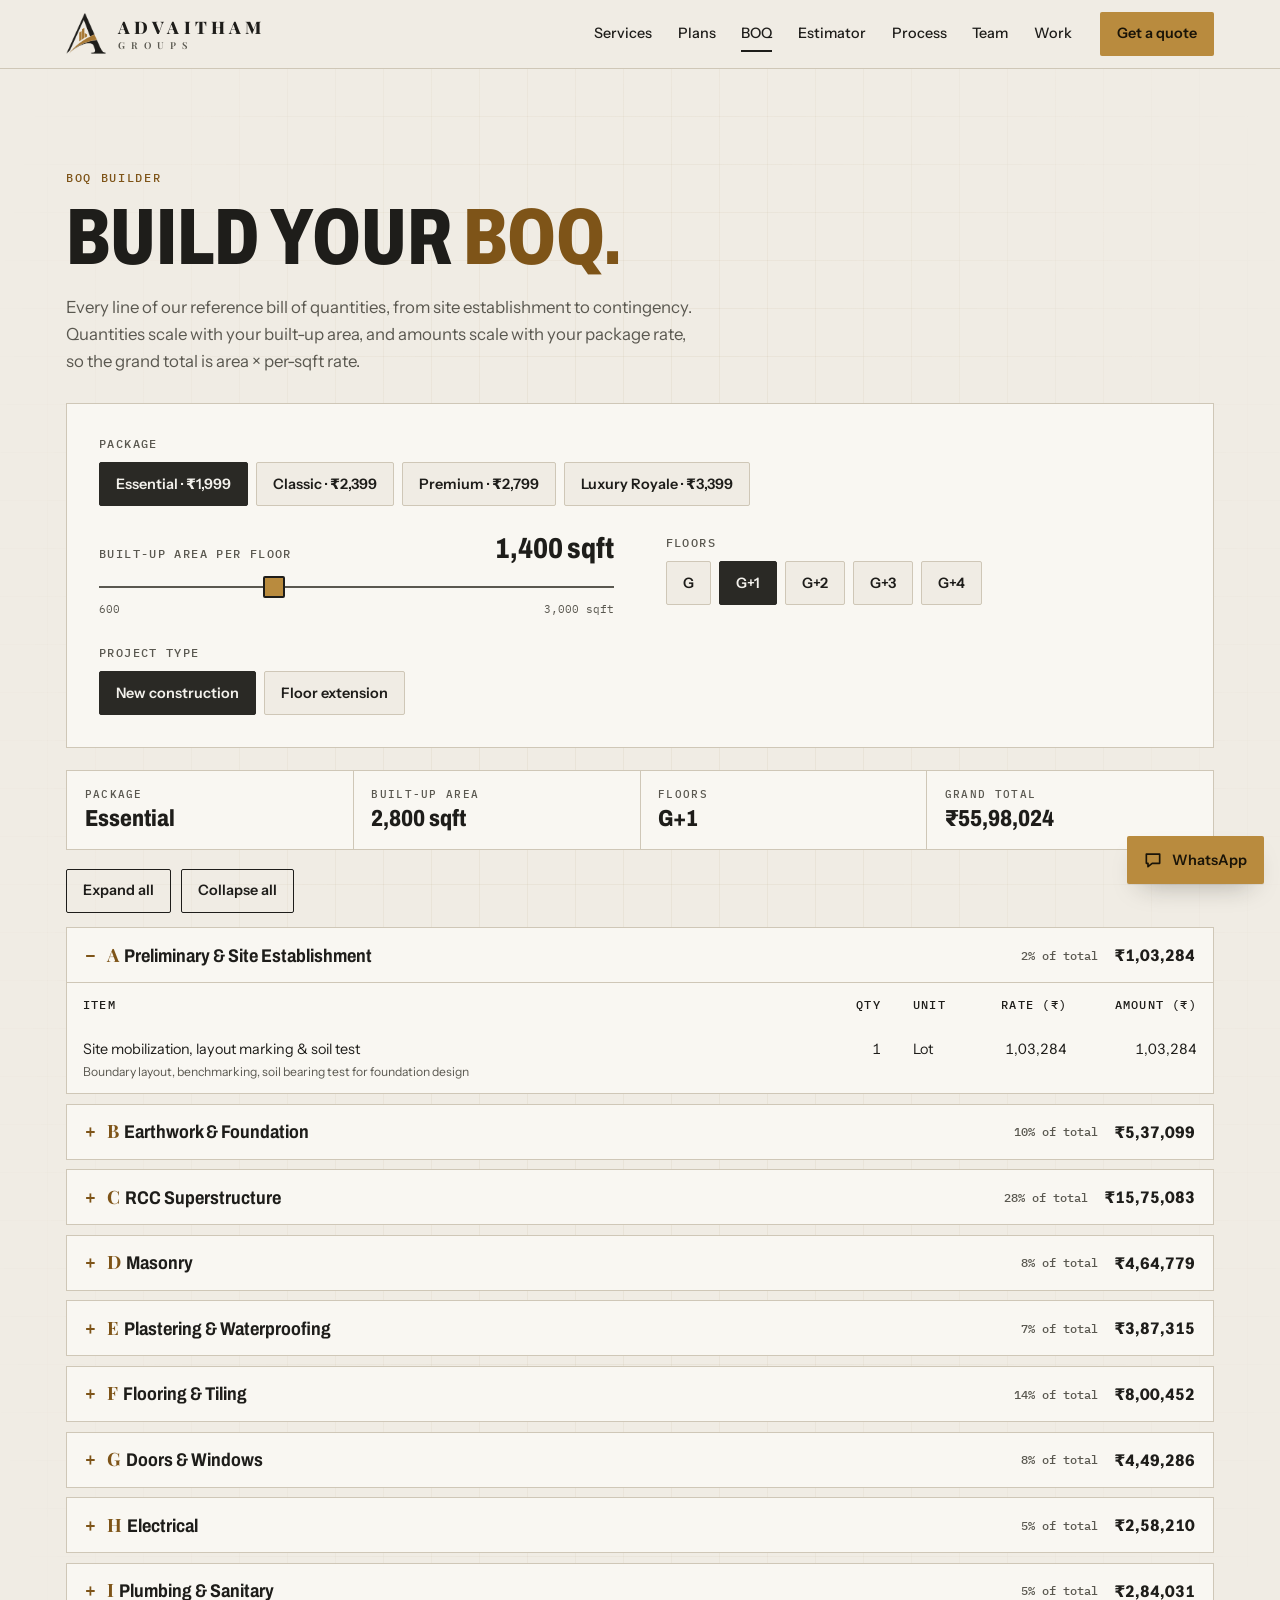
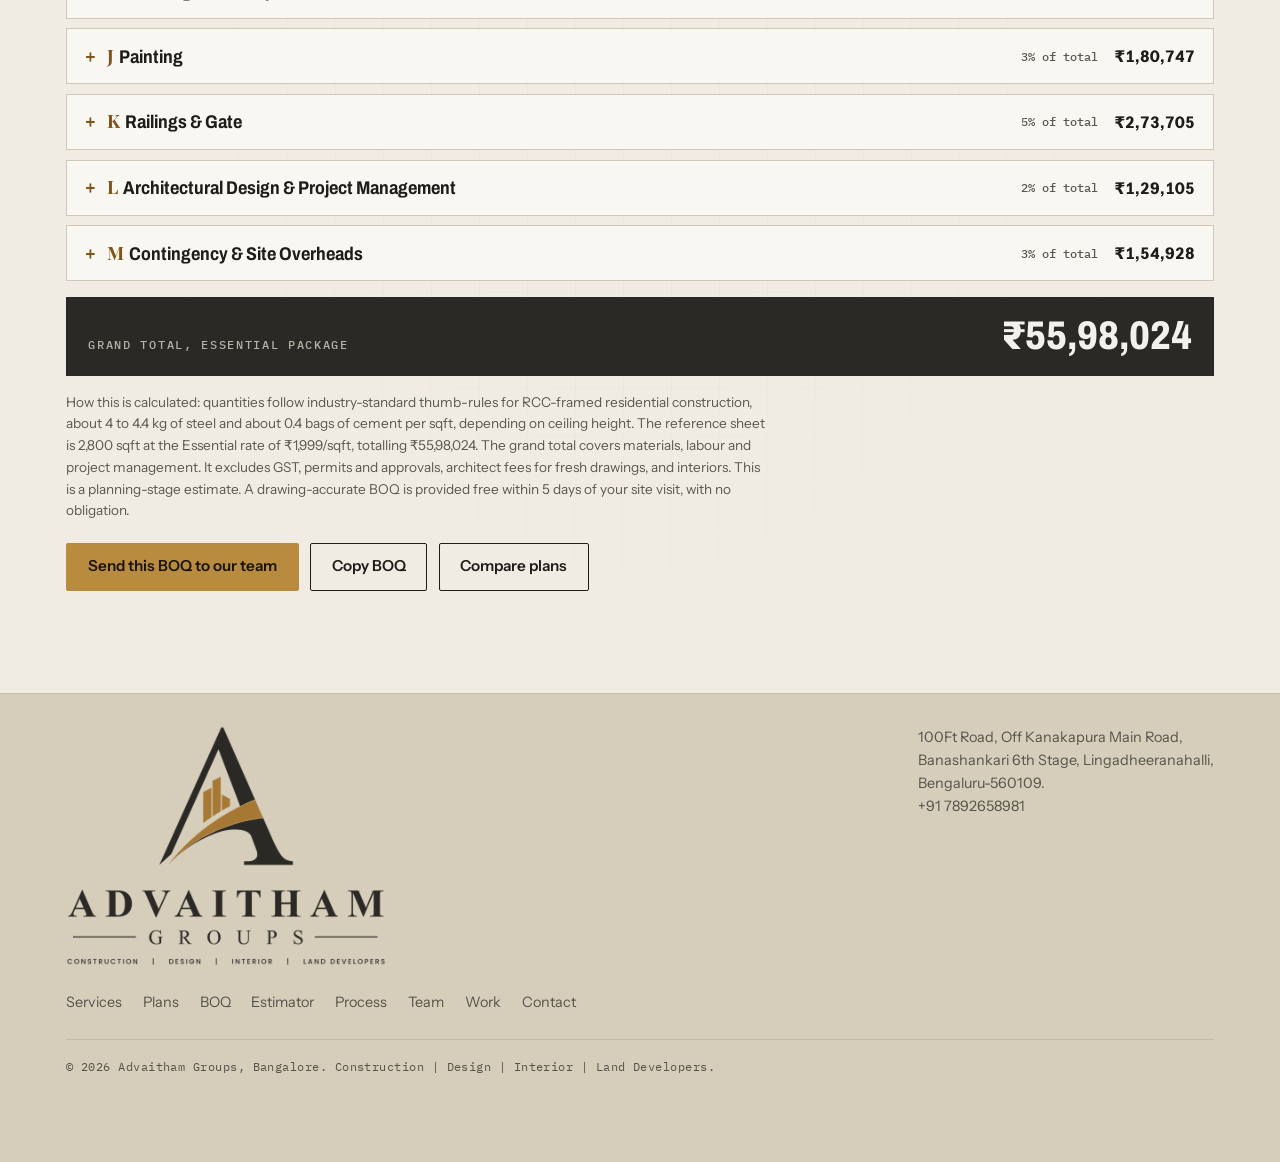
<file: boq.html>
<!doctype html>
<html lang="en">
<head>
<meta charset="utf-8">
<meta name="viewport" content="width=device-width, initial-scale=1, viewport-fit=cover">
<meta name="description" content="Advaitham Groups: construction, design, interior and land development in Bengaluru. 100Ft Road, Off Kanakapura Main Road, Banashankari 6th Stage, Lingadheeranahalli, Bengaluru-560109.">
<meta name="theme-color" content="#E1DACD">
<title>BOQ Builder | Advaitham Groups</title>
<link rel="preconnect" href="https://fonts.googleapis.com">
<link rel="preconnect" href="https://fonts.gstatic.com" crossorigin>
<link rel="stylesheet" href="https://fonts.googleapis.com/css2?family=Archivo:wdth,wght@62..125,100..900&family=IBM+Plex+Mono:wght@400;500&family=Instrument+Sans:wght@400;500;600&family=Playfair+Display:wght@600;800&display=swap">
<link rel="stylesheet" href="styles.css">
<style>html{color-scheme:light}:root{padding-top:env(safe-area-inset-top,0px);padding-bottom:env(safe-area-inset-bottom,0px)}</style>
</head>
<body>
<header class="hdr">
  <div class="wrap hdr-in">
    <a class="brand" href="index.html#top" aria-label="Advaitham Groups, home"><span class="lg lg-mark" aria-hidden="true"><i class="k"></i><i class="b"></i></span><span class="bt"><b>ADVAITHAM</b><small>GROUPS</small></span></a>
    <div class="nav">
      <nav class="nav-links" id="nav-links" aria-label="Main"><a href="index.html#services">Services</a><a href="plans.html">Plans</a><a href="boq.html" aria-current="page">BOQ</a><a href="index.html#estimate">Estimator</a><a href="index.html#process">Process</a><a href="index.html#team">Team</a><a href="index.html#work">Work</a></nav>
      <a class="btn btn-primary btn-sm" href="index.html#contact">Get a quote</a>
      <button class="menu-btn" id="menu-btn" type="button" aria-expanded="false" aria-controls="nav-links" aria-label="Open menu">
        <svg viewBox="0 0 20 20" fill="none" stroke="currentColor" stroke-width="2" stroke-linecap="square"><path d="M2 5h16M2 10h16M2 15h16"/></svg>
      </button>
    </div>
  </div>
</header>
<main>
<section class="sec">
  <div class="wrap">
    <p class="eyebrow">BOQ builder</p>
    <h1 class="ph">Build your <span class="hl">BOQ.</span></h1>
    <p class="ph-p">Every line of our reference bill of quantities, from site establishment to contingency. Quantities scale with your built-up area, and amounts scale with your package rate, so the grand total is area × per-sqft rate.</p>
    <div class="boq-ctl" style="margin-top:1.8rem">
      <fieldset class="full"><legend class="field-l">Package</legend><div class="chips" id="pkg-chips"></div></fieldset>
      <div>
        <div class="field-h"><label class="field-l" for="plot">Built-up area per floor</label><output class="field-v" id="plot-v" for="plot">1,200 sqft</output></div>
        <input type="range" id="plot" min="600" max="3000" step="50" value="1200">
        <div class="range-ends"><span>600</span><span>3,000 sqft</span></div>
      </div>
      <fieldset><legend class="field-l" id="floors-l">Floors</legend><div class="chips" id="floors-chips"></div></fieldset>
      <fieldset class="full"><legend class="field-l">Project type</legend><div class="chips" id="type-chips"></div></fieldset>
    </div>
    <div class="boq-sum" id="boq-sum"></div>
    <div class="boq-tools">
      <button class="btn btn-ghost btn-sm" id="boq-exp" type="button">Expand all</button>
      <button class="btn btn-ghost btn-sm" id="boq-col" type="button">Collapse all</button>
    </div>
    <div id="boq-cats"></div>
    <div class="bq-total" id="boq-total"></div>
    <p class="boq-note">How this is calculated: quantities follow industry-standard thumb-rules for RCC-framed residential construction, about 4 to 4.4 kg of steel and about 0.4 bags of cement per sqft, depending on ceiling height. The reference sheet is 2,800 sqft at the Essential rate of ₹1,999/sqft, totalling ₹55,98,024. The grand total covers materials, labour and project management. It excludes GST, permits and approvals, architect fees for fresh drawings, and interiors. This is a planning-stage estimate. A drawing-accurate BOQ is provided free within 5 days of your site visit, with no obligation.</p>
    <div class="est-actions">
      <a class="btn btn-primary" id="boq-wa" href="https://wa.me/917892658981" target="_blank" rel="noopener">Send this BOQ to our team</a>
      <button class="btn btn-ghost" id="boq-copy" type="button">Copy BOQ</button>
      <a class="btn btn-ghost" href="plans.html">Compare plans</a>
    </div>
  </div>
</section>
</main>
<footer class="foot">
  <div class="wrap foot-in">
    <a href="index.html#top" aria-label="Advaitham Groups, back to top"><span class="lg lg-full" role="img" aria-label="Advaitham Groups. Construction, Design, Interior, Land Developers"><i class="k"></i><i class="b"></i></span></a>
    <address>100Ft Road, Off Kanakapura Main Road,<br>Banashankari 6th Stage, Lingadheeranahalli,<br>Bengaluru-560109.<br>+91 7892658981</address>
    <nav aria-label="Footer">
      <a href="index.html#services">Services</a><a href="plans.html">Plans</a><a href="boq.html">BOQ</a><a href="index.html#estimate">Estimator</a><a href="index.html#process">Process</a><a href="index.html#team">Team</a><a href="index.html#work">Work</a><a href="index.html#contact">Contact</a>
    </nav>
    <small class="cp">© 2026 Advaitham Groups, Bangalore. Construction | Design | Interior | Land Developers.</small>
  </div>
</footer>

<a class="wa" href="https://wa.me/917892658981?text=Hi%20Advaitham%20Groups%2C%20I%27d%20like%20to%20discuss%20a%20project." target="_blank" rel="noopener" aria-label="Chat with Advaitham Groups on WhatsApp">
  <svg viewBox="0 0 24 24" aria-hidden="true"><path d="M4 5h16v11H11l-5 4v-4H4z"/></svg><span>WhatsApp</span>
</a>
<script src="site.js"></script>
<script>
var A=ADV,$=A.$,$$=A.$$,inr=A.inr,waLink=A.waLink,copyText=A.copyText,STAGES=A.STAGES,PLANS=A.PLANS,ORDER=A.ORDER;

var q=new URLSearchParams(location.search);
var S=A.clean(q.has('pkg')?{pkg:q.get('pkg'),plot:q.get('plot'),floors:q.get('floors'),type:q.get('type')}:{plot:1400,floors:2,type:'new',pkg:'essential'});
var boqText='';
function buildFloors(){
  if(S.type==='ext'&&S.floors>4)S.floors=4;
  $('#floors-l').textContent=S.type==='ext'?'Floors to add':'Floors';
  A.chipGroup($('#floors-chips'),'floors',A.floorItems(S),S.floors,function(v){S.floors=+v;render()});
}
function render(){
  var d=A.boqData(S),c=d.c,openSet=$$('#boq-cats details').map(function(e){return e.open});
  $('#plot-v').textContent=inr(S.plot)+' sqft';
  $('#boq-sum').innerHTML=[['Package',c.pkg],['Built-up area',inr(c.area)+' sqft'],['Floors',A.floorLabel(S)],['Grand total','₹'+inr(d.total)]].map(function(r){return '<div><div class="l">'+r[0]+'</div><div class="v">'+r[1]+'</div></div>'}).join('');
  $('#boq-cats').innerHTML=d.cats.map(function(k,i){
    var rows=k.items.map(function(it){
      return '<tr><td>'+it.n+'<small>'+it.d+'</small></td><td class="r">'+A.qfmt(it.q,it.u)+'</td><td>'+it.u+'</td><td class="r">'+inr(Math.round(it.rate))+'</td><td class="r">'+inr(it.amt)+'</td></tr>';
    }).join('');
    var isOpen=openSet.length?openSet[i]:i===0;
    return '<details class="bq-cat"'+(isOpen?' open':'')+'><summary><span class="bq-n"><span class="bq-l">'+k.L+'</span>'+k.n+'</span><span class="bq-share">'+k.pct+'% of total</span><span class="bq-sub">₹'+inr(k.sub)+'</span></summary><div class="tbl"><table class="bq-t"><thead><tr><th>Item</th><th class="r">Qty</th><th>Unit</th><th class="r">Rate (₹)</th><th class="r">Amount (₹)</th></tr></thead><tbody>'+rows+'</tbody></table></div></details>';
  }).join('');
  $('#boq-total').innerHTML='<span>Grand total, '+c.pkg+' package</span><b>₹'+inr(d.total)+'</b>';
  var lines=['Hi Advaitham Groups, here is the BOQ I generated on your site.',A.floorLabel(S)+', '+inr(c.area)+' sqft total, '+c.pkg+' package'].concat(d.cats.map(function(k){return k.L+'. '+k.n+': ₹'+inr(k.sub)}),['Grand total: ₹'+inr(d.total),'I would like to discuss this.']);
  boqText=lines.join('\n');
  $('#boq-wa').href=waLink(boqText);
}
var plot=$('#plot');plot.value=S.plot;
buildFloors();
A.chipGroup($('#type-chips'),'type',[{v:'new',t:'New construction'},{v:'ext',t:'Floor extension'}],S.type,function(v){S.type=v;buildFloors();render()});
A.chipGroup($('#pkg-chips'),'pkg',A.PRICED.map(function(k){return {v:k,t:PLANS[k].name+' · ₹'+inr(PLANS[k].rate)}}),S.pkg,function(v){S.pkg=v;render()});
plot.addEventListener('input',function(e){S.plot=+e.target.value;render()});
$('#boq-exp').addEventListener('click',function(){$$('#boq-cats details').forEach(function(e){e.open=true})});
$('#boq-col').addEventListener('click',function(){$$('#boq-cats details').forEach(function(e){e.open=false})});
$('#boq-copy').addEventListener('click',function(e){copyText(boqText,e.currentTarget)});
render();

</script>
</body>
</html>
</file>
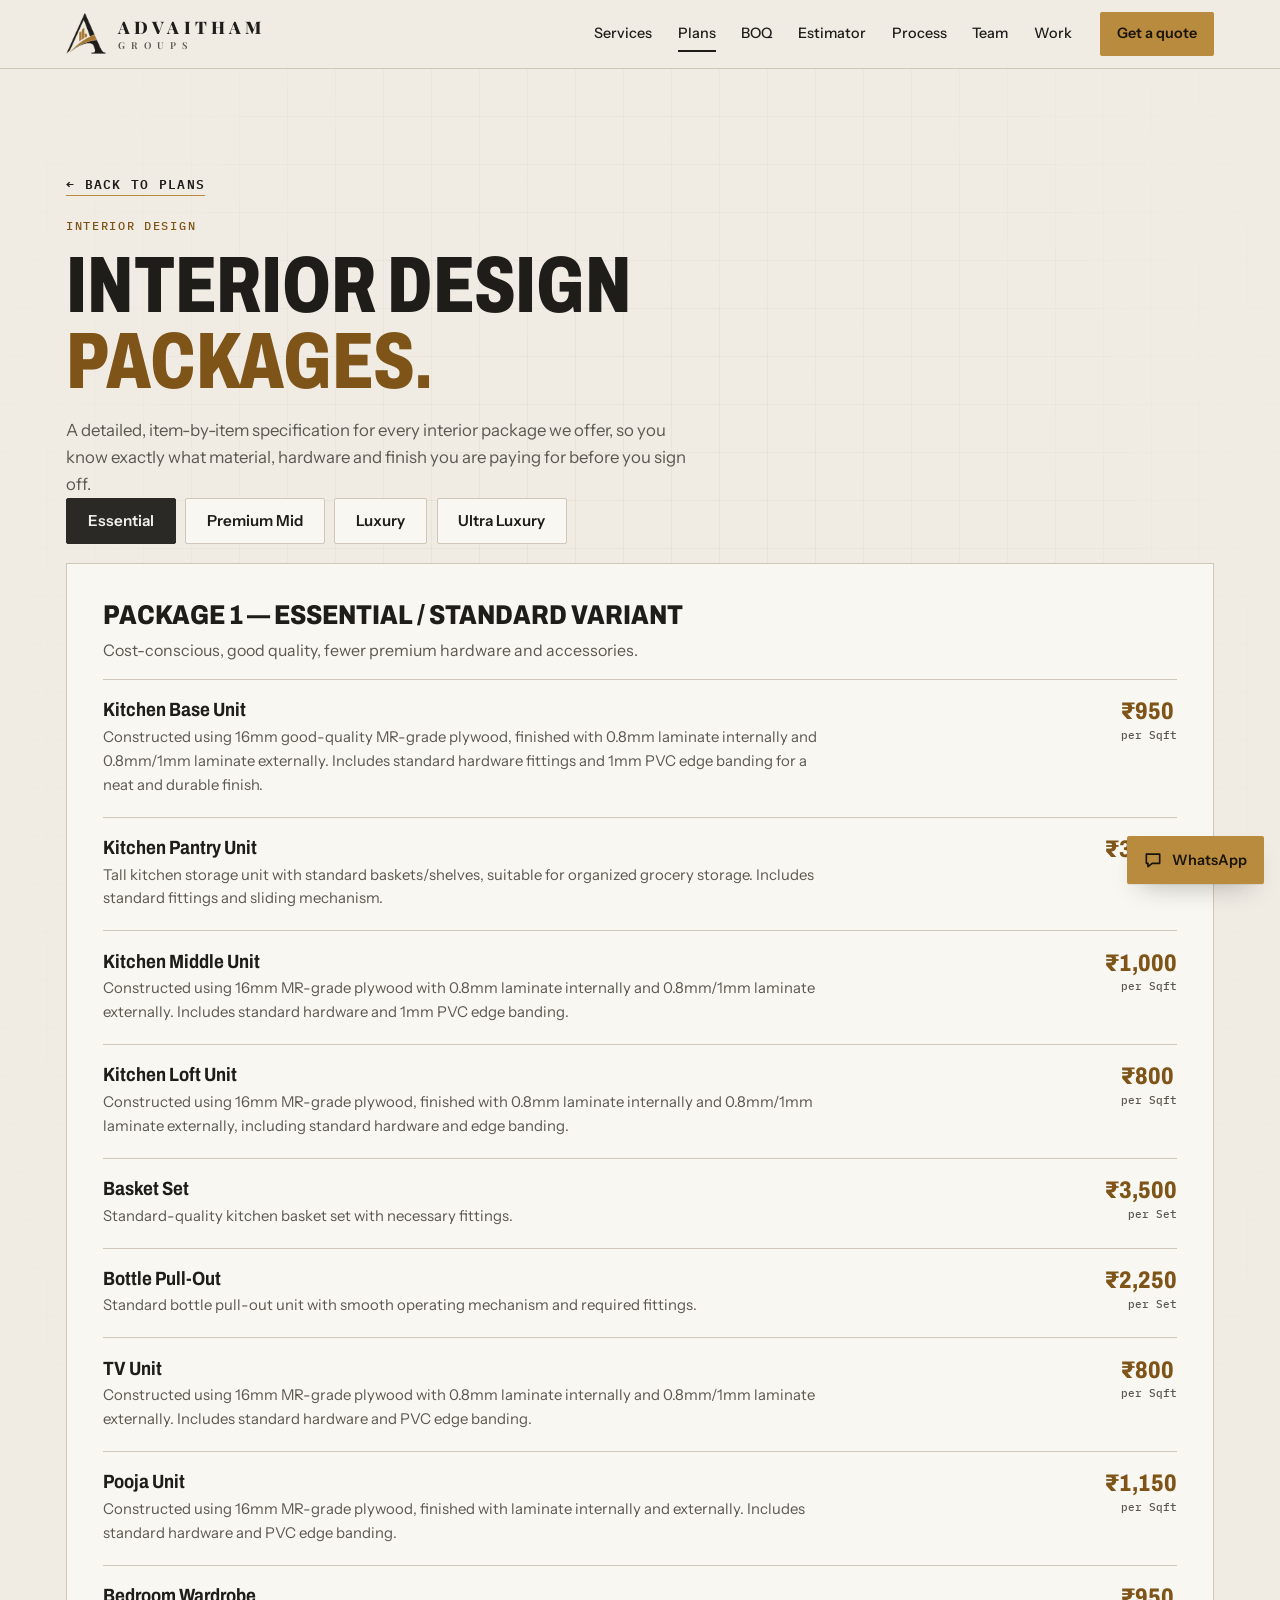
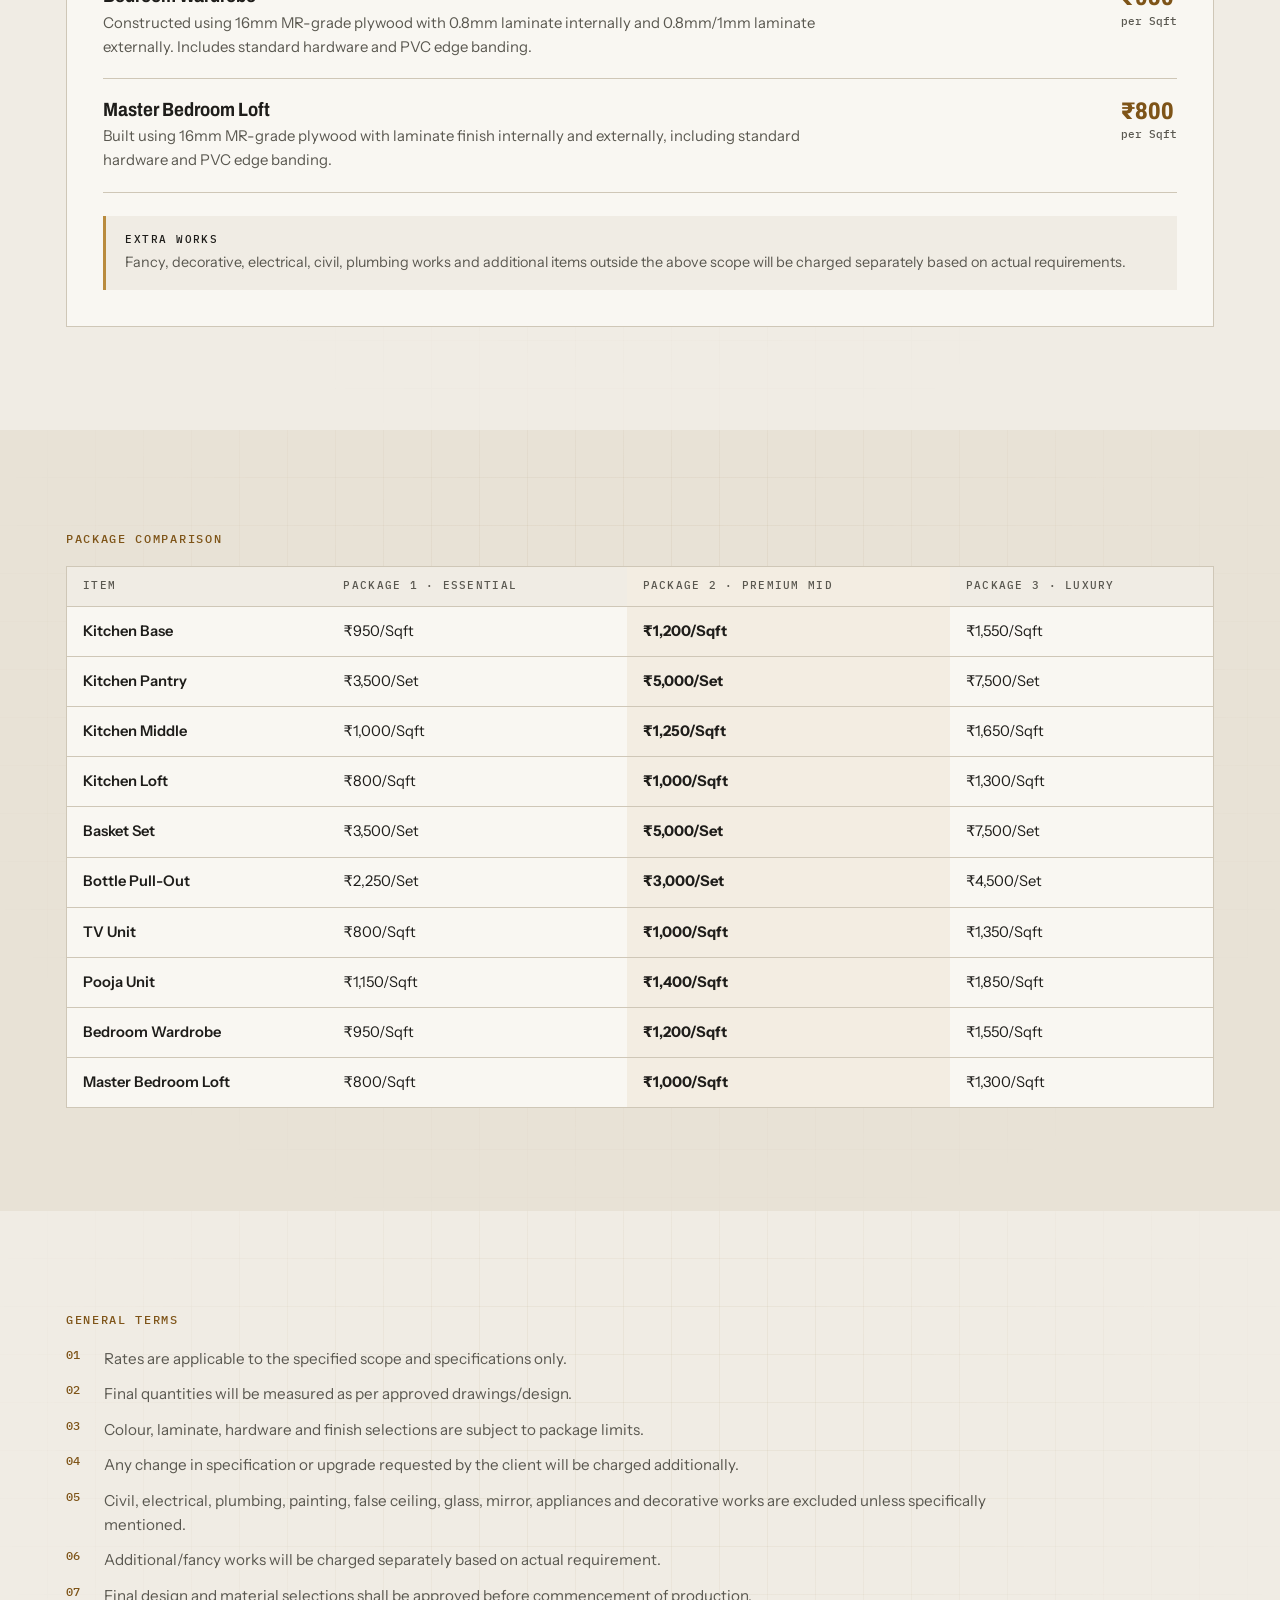
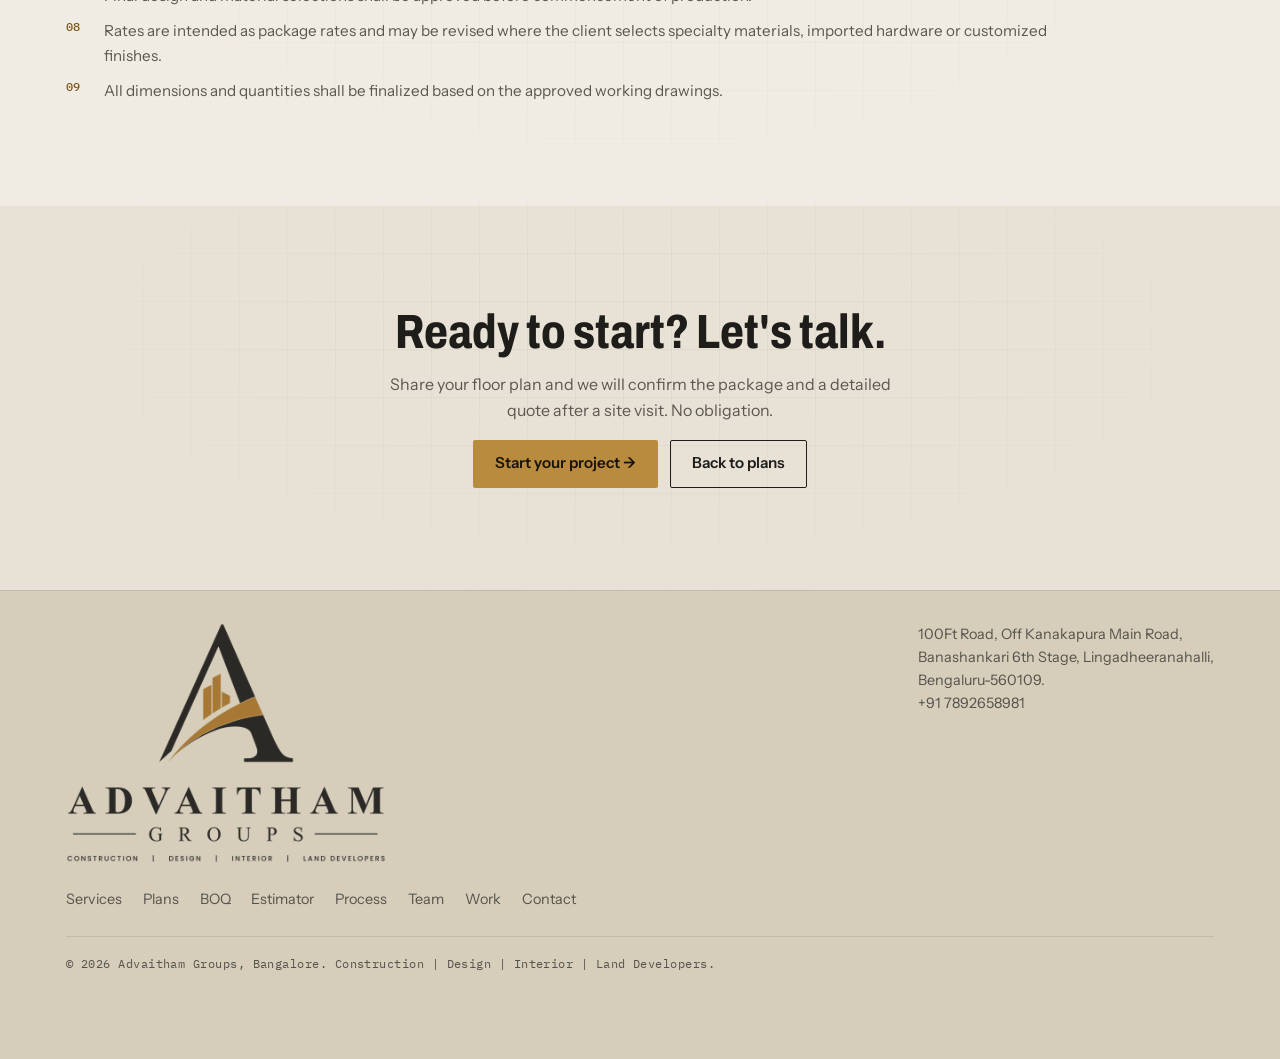
<file: interior-design.html>
<!doctype html>
<html lang="en">
<head>
<meta charset="utf-8">
<meta name="viewport" content="width=device-width, initial-scale=1, viewport-fit=cover">
<meta name="description" content="Advaitham Groups: construction, design, interior and land development in Bengaluru. 100Ft Road, Off Kanakapura Main Road, Banashankari 6th Stage, Lingadheeranahalli, Bengaluru-560109.">
<meta name="theme-color" content="#E1DACD">
<title>Interior Design Packages | Advaitham Groups</title>
<link rel="preconnect" href="https://fonts.googleapis.com">
<link rel="preconnect" href="https://fonts.gstatic.com" crossorigin>
<link rel="stylesheet" href="https://fonts.googleapis.com/css2?family=Archivo:wdth,wght@62..125,100..900&family=IBM+Plex+Mono:wght@400;500&family=Instrument+Sans:wght@400;500;600&family=Playfair+Display:wght@600;800&display=swap">
<link rel="stylesheet" href="styles.css">
<style>html{color-scheme:light}:root{padding-top:env(safe-area-inset-top,0px);padding-bottom:env(safe-area-inset-bottom,0px)}</style>
</head>
<body>
<header class="hdr">
  <div class="wrap hdr-in">
    <a class="brand" href="index.html#top" aria-label="Advaitham Groups, home"><span class="lg lg-mark" aria-hidden="true"><i class="k"></i><i class="b"></i></span><span class="bt"><b>ADVAITHAM</b><small>GROUPS</small></span></a>
    <div class="nav">
      <nav class="nav-links" id="nav-links" aria-label="Main"><a href="index.html#services">Services</a><a href="plans.html" aria-current="page">Plans</a><a href="boq.html">BOQ</a><a href="index.html#estimate">Estimator</a><a href="index.html#process">Process</a><a href="index.html#team">Team</a><a href="index.html#work">Work</a></nav>
      <a class="btn btn-primary btn-sm" href="index.html#contact">Get a quote</a>
      <button class="menu-btn" id="menu-btn" type="button" aria-expanded="false" aria-controls="nav-links" aria-label="Open menu">
        <svg viewBox="0 0 20 20" fill="none" stroke="currentColor" stroke-width="2" stroke-linecap="square"><path d="M2 5h16M2 10h16M2 15h16"/></svg>
      </button>
    </div>
  </div>
</header>
<main>
<section class="sec">
  <div class="wrap">
    <a class="ip-back" href="plans.html">&larr; Back to plans</a>
    <p class="eyebrow">Interior design</p>
    <h1 class="ph">Interior design <span class="hl">packages.</span></h1>
    <p class="ph-p">A detailed, item-by-item specification for every interior package we offer, so you know exactly what material, hardware and finish you are paying for before you sign off.</p>
    <div class="plan-tabs ispec-tabs" id="ispec-tabs" role="tablist" aria-label="Interior packages"></div>
    <div class="ispec-panel" id="ispec-panel" role="tabpanel"></div>
    <div class="enq-modal" id="ispec-enq" hidden role="dialog" aria-modal="true" aria-labelledby="ispec-enq-h">
      <div class="enq-box">
        <div class="enq-head">
          <div><p class="eyebrow">Start a conversation</p><h2 id="ispec-enq-h">Let&rsquo;s build something real.</h2></div>
          <button class="enq-x" type="button" aria-label="Close enquiry">&times;</button>
        </div>
        <div class="enq-body">
          <form class="form" id="ispec-form" novalidate>
            <div class="fld"><label for="i-name">Name</label><input id="i-name" type="text" autocomplete="name" placeholder="Your full name"><p class="err" id="e-i-name"></p></div>
            <div class="fld"><label for="i-email">Email</label><input id="i-email" type="email" autocomplete="email" placeholder="you@example.com"></div>
            <div class="fld"><label for="i-phone">Phone number</label><input id="i-phone" type="tel" autocomplete="tel" inputmode="tel" placeholder="+91 98XXX XXXXX"><p class="err" id="e-i-phone"></p></div>
            <div class="fld"><label for="i-type">Project type</label><select id="i-type"><option value="">Select type</option><option>New construction</option><option>Floor extension</option><option>Design only</option><option>Full interiors</option><option>Construction + interiors</option><option>Other</option></select></div>
            <div class="fld"><label for="i-plot">Plot location</label><input id="i-plot" type="text" placeholder="Area in Bangalore or nearby"></div>
            <div class="fld"><label for="i-area">Approx built-up area (sqft)</label><input id="i-area" type="text" inputmode="numeric" placeholder="e.g. 2400"></div>
            <div class="fld full"><label class="ispec-consent"><input id="i-consent" type="checkbox"> <span>I agree to be contacted about my enquiry and accept the Privacy Policy.</span></label><p class="err" id="e-i-consent"></p></div>
            <div class="full"><button class="btn btn-primary" type="submit">Submit &rarr;</button></div>
          </form>
          <div class="enq-out" id="ispec-out" hidden>
            <h3>Your enquiry is ready</h3>
            <p>Nothing has been sent yet. Open WhatsApp and press send to reach our team.</p>
            <pre id="ispec-pre"></pre>
            <div class="est-actions"><a class="btn btn-primary" id="ispec-wa" href="https://wa.me/917892658981" target="_blank" rel="noopener">Open WhatsApp</a><button class="btn btn-ghost" type="button" id="ispec-copy">Copy message</button></div>
          </div>
        </div>
      </div>
    </div>
  </div>
</section>
<section class="sec alt">
  <div class="wrap">
    <p class="eyebrow">Package comparison</p>
    <div class="ptable-wrap"><table class="ptable">
      <thead><tr><th>Item</th><th>Package 1 &middot; Essential</th><th>Package 2 &middot; Premium Mid</th><th>Package 3 &middot; Luxury</th></tr></thead>
      <tbody><tr><td>Kitchen Base</td><td>₹950/Sqft</td><td><b>₹1,200/Sqft</b></td><td>₹1,550/Sqft</td></tr><tr><td>Kitchen Pantry</td><td>₹3,500/Set</td><td><b>₹5,000/Set</b></td><td>₹7,500/Set</td></tr><tr><td>Kitchen Middle</td><td>₹1,000/Sqft</td><td><b>₹1,250/Sqft</b></td><td>₹1,650/Sqft</td></tr><tr><td>Kitchen Loft</td><td>₹800/Sqft</td><td><b>₹1,000/Sqft</b></td><td>₹1,300/Sqft</td></tr><tr><td>Basket Set</td><td>₹3,500/Set</td><td><b>₹5,000/Set</b></td><td>₹7,500/Set</td></tr><tr><td>Bottle Pull-Out</td><td>₹2,250/Set</td><td><b>₹3,000/Set</b></td><td>₹4,500/Set</td></tr><tr><td>TV Unit</td><td>₹800/Sqft</td><td><b>₹1,000/Sqft</b></td><td>₹1,350/Sqft</td></tr><tr><td>Pooja Unit</td><td>₹1,150/Sqft</td><td><b>₹1,400/Sqft</b></td><td>₹1,850/Sqft</td></tr><tr><td>Bedroom Wardrobe</td><td>₹950/Sqft</td><td><b>₹1,200/Sqft</b></td><td>₹1,550/Sqft</td></tr><tr><td>Master Bedroom Loft</td><td>₹800/Sqft</td><td><b>₹1,000/Sqft</b></td><td>₹1,300/Sqft</td></tr></tbody>
    </table></div>
  </div>
</section>
<section class="sec">
  <div class="wrap">
    <p class="eyebrow">General terms</p>
    <ol class="terms"><li>Rates are applicable to the specified scope and specifications only.</li><li>Final quantities will be measured as per approved drawings/design.</li><li>Colour, laminate, hardware and finish selections are subject to package limits.</li><li>Any change in specification or upgrade requested by the client will be charged additionally.</li><li>Civil, electrical, plumbing, painting, false ceiling, glass, mirror, appliances and decorative works are excluded unless specifically mentioned.</li><li>Additional/fancy works will be charged separately based on actual requirement.</li><li>Final design and material selections shall be approved before commencement of production.</li><li>Rates are intended as package rates and may be revised where the client selects specialty materials, imported hardware or customized finishes.</li><li>All dimensions and quantities shall be finalized based on the approved working drawings.</li></ol>
  </div>
</section>
<section class="sec alt">
  <div class="wrap cta-band">
    <h2>Ready to start? Let's talk.</h2>
    <p>Share your floor plan and we will confirm the package and a detailed quote after a site visit. No obligation.</p>
    <div class="cta-row"><a class="btn btn-primary" href="index.html#contact">Start your project &rarr;</a><a class="btn btn-ghost" href="plans.html">Back to plans</a></div>
  </div>
</section>
</main><footer class="foot">
  <div class="wrap foot-in">
    <a href="index.html#top" aria-label="Advaitham Groups, back to top"><span class="lg lg-full" role="img" aria-label="Advaitham Groups. Construction, Design, Interior, Land Developers"><i class="k"></i><i class="b"></i></span></a>
    <address>100Ft Road, Off Kanakapura Main Road,<br>Banashankari 6th Stage, Lingadheeranahalli,<br>Bengaluru-560109.<br>+91 7892658981</address>
    <nav aria-label="Footer">
      <a href="index.html#services">Services</a><a href="plans.html">Plans</a><a href="boq.html">BOQ</a><a href="index.html#estimate">Estimator</a><a href="index.html#process">Process</a><a href="index.html#team">Team</a><a href="index.html#work">Work</a><a href="index.html#contact">Contact</a>
    </nav>
    <small class="cp">© 2026 Advaitham Groups, Bangalore. Construction | Design | Interior | Land Developers.</small>
  </div>
</footer>

<a class="wa" href="https://wa.me/917892658981?text=Hi%20Advaitham%20Groups%2C%20I%27d%20like%20to%20discuss%20a%20project." target="_blank" rel="noopener" aria-label="Chat with Advaitham Groups on WhatsApp">
  <svg viewBox="0 0 24 24" aria-hidden="true"><path d="M4 5h16v11H11l-5 4v-4H4z"/></svg><span>WhatsApp</span>
</a>
<script src="site.js"></script>
<script>
var A=ADV,$=A.$,$$=A.$$,inr=A.inr,waLink=A.waLink,copyText=A.copyText,STAGES=A.STAGES,PLANS=A.PLANS,ORDER=A.ORDER;

var IPK=[
 {k:'essential',label:'Essential',title:'Package 1 — Essential / Standard variant',sub:'Cost-conscious, good quality, fewer premium hardware and accessories.',
  items:[
   {n:'Kitchen Base Unit',d:'Constructed using 16mm good-quality MR-grade plywood, finished with 0.8mm laminate internally and 0.8mm/1mm laminate externally. Includes standard hardware fittings and 1mm PVC edge banding for a neat and durable finish.',p:'₹950',u:'per Sqft'},
   {n:'Kitchen Pantry Unit',d:'Tall kitchen storage unit with standard baskets/shelves, suitable for organized grocery storage. Includes standard fittings and sliding mechanism.',p:'₹3,500',u:'per Set'},
   {n:'Kitchen Middle Unit',d:'Constructed using 16mm MR-grade plywood with 0.8mm laminate internally and 0.8mm/1mm laminate externally. Includes standard hardware and 1mm PVC edge banding.',p:'₹1,000',u:'per Sqft'},
   {n:'Kitchen Loft Unit',d:'Constructed using 16mm MR-grade plywood, finished with 0.8mm laminate internally and 0.8mm/1mm laminate externally, including standard hardware and edge banding.',p:'₹800',u:'per Sqft'},
   {n:'Basket Set',d:'Standard-quality kitchen basket set with necessary fittings.',p:'₹3,500',u:'per Set'},
   {n:'Bottle Pull-Out',d:'Standard bottle pull-out unit with smooth operating mechanism and required fittings.',p:'₹2,250',u:'per Set'},
   {n:'TV Unit',d:'Constructed using 16mm MR-grade plywood with 0.8mm laminate internally and 0.8mm/1mm laminate externally. Includes standard hardware and PVC edge banding.',p:'₹800',u:'per Sqft'},
   {n:'Pooja Unit',d:'Constructed using 16mm MR-grade plywood, finished with laminate internally and externally. Includes standard hardware and PVC edge banding.',p:'₹1,150',u:'per Sqft'},
   {n:'Bedroom Wardrobe',d:'Constructed using 16mm MR-grade plywood with 0.8mm laminate internally and 0.8mm/1mm laminate externally. Includes standard hardware and PVC edge banding.',p:'₹950',u:'per Sqft'},
   {n:'Master Bedroom Loft',d:'Built using 16mm MR-grade plywood with laminate finish internally and externally, including standard hardware and PVC edge banding.',p:'₹800',u:'per Sqft'}
  ],
  extra:'<b>Extra works</b>Fancy, decorative, electrical, civil, plumbing works and additional items outside the above scope will be charged separately based on actual requirements.'},
 {k:'premium-mid',label:'Premium Mid',title:'Package 2 — Premium / Mid variant',sub:'The benchmark specification — upgraded plywood grade, laminate, and hardware.',items:[{n:'Kitchen Base Unit',d:'Made with 16mm BWP-grade plywood carcass, finished with 0.8mm fabric laminate internally and 1mm colour laminate externally. Complete with standard premium hardware fittings and 2mm PVC edge banding.',p:'₹1,200',u:'per Sqft'},{n:'Kitchen Pantry Unit',d:'Tall kitchen storage unit with multiple baskets/shelves, smooth sliding mechanism and complete fittings for organized grocery storage.',p:'₹5,000',u:'per Set'},{n:'Kitchen Middle Unit',d:'Constructed using 16mm BWP-grade plywood, finished with 0.8mm fabric laminate internally and 1mm colour laminate externally, including standard hardware and 2mm PVC edge banding.',p:'₹1,250',u:'per Sqft'},{n:'Kitchen Loft Unit',d:'Made with 16mm BWP-grade plywood, finished with 0.8mm fabric laminate internally and 1mm colour laminate externally, including standard hardware and 2mm PVC edge banding.',p:'₹1,000',u:'per Sqft'},{n:'Basket Set',d:'Premium-quality storage basket set with complete fittings.',p:'₹5,000',u:'per Set'},{n:'Bottle Pull-Out',d:'Smooth sliding pull-out bottle storage unit supplied as a complete set with necessary fittings.',p:'₹3,000',u:'per Set'},{n:'TV Unit',d:'Made with 16mm BWP-grade plywood, finished with 0.8mm fabric laminate internally and 1mm glossy colour laminate externally, including standard hardware and 2mm PVC edge banding.',p:'₹1,000',u:'per Sqft'},{n:'Pooja Unit',d:'Constructed using 16mm BWP-grade plywood, 0.8mm fabric laminate internally and 1mm colour laminate externally, fitted with branded hardware and 2mm PVC edge banding.',p:'₹1,400',u:'per Sqft'},{n:'Bedroom Wardrobe',d:'Fabricated using 16mm BWP-grade plywood, finished with 0.8mm fabric laminate internally and 1mm glossy laminate externally, complete with premium hardware and 2mm PVC edge banding.',p:'₹1,200',u:'per Sqft'},{n:'Master Bedroom Loft',d:'Built using 16mm BWP-grade plywood, 0.8mm fabric laminate internally and 1mm glossy laminate externally, fitted with branded hardware and 2mm PVC edge banding.',p:'₹1,000',u:'per Sqft'}],extra:'<b>Extra works</b>Fancy, decorative, electrical, civil, plumbing works and additional items will be charged separately based on actual cost/requirement.'},
 {k:'luxury',label:'Luxury',title:'Package 3 — Luxury / Premium Plus variant',sub:'Upgraded plywood, laminates, branded hardware, accessories and finishing.',items:[{n:'Kitchen Base Unit',d:'Constructed using 18mm BWP-grade plywood carcass with superior moisture resistance and durability. Finished with premium 1mm laminate internally and premium 1mm/1.25mm laminate or selected acrylic finish externally. Includes branded soft-close hardware, premium hinges/channels and 2mm PVC edge banding.',p:'₹1,550',u:'per Sqft'},{n:'Kitchen Pantry Unit',d:'Premium tall pantry storage with multiple high-quality baskets, pull-out systems and soft-close mechanisms. Includes branded fittings and accessories.',p:'₹7,500',u:'per Set'},{n:'Kitchen Middle Unit',d:'Constructed using 18mm BWP-grade plywood with premium internal laminate and high-quality external laminate/acrylic finish. Includes branded soft-close hardware and 2mm PVC edge banding.',p:'₹1,650',u:'per Sqft'},{n:'Kitchen Loft Unit',d:'Constructed using 18mm BWP-grade plywood with premium laminate finish internally and externally, including branded hardware and 2mm PVC edge banding.',p:'₹1,300',u:'per Sqft'},{n:'Premium Basket Set',d:'Premium branded kitchen basket system with heavy-duty construction, smooth operation and soft-close mechanism.',p:'₹7,500',u:'per Set'},{n:'Premium Bottle Pull-Out',d:'Heavy-duty branded bottle pull-out with smooth telescopic/soft-close mechanism and complete fittings.',p:'₹4,500',u:'per Set'},{n:'TV Unit',d:'Constructed using 18mm BWP-grade plywood with premium internal finish and premium laminate/acrylic finish externally. Includes branded hardware, concealed fittings and 2mm PVC edge banding.',p:'₹1,350',u:'per Sqft'},{n:'Luxury Pooja Unit',d:'Constructed using 18mm BWP-grade plywood with premium laminate finish, selected decorative elements and branded hardware. Includes 2mm PVC edge banding and provision for integrated lighting wherever required.',p:'₹1,850',u:'per Sqft'},{n:'Bedroom Wardrobe',d:'Fabricated using 18mm BWP-grade plywood, finished with premium laminate internally and premium laminate/acrylic finish externally. Includes branded soft-close hinges, channels and premium accessories with 2mm PVC edge banding.',p:'₹1,550',u:'per Sqft'},{n:'Master Bedroom Loft',d:'Built using 18mm BWP-grade plywood with premium internal and external laminate finish, branded hardware and 2mm PVC edge banding.',p:'₹1,300',u:'per Sqft'}],note:{t:'Luxury hardware &amp; accessories',d:'Premium package may include branded soft-close hinges, drawer channels, tandem boxes, lift-up mechanisms, wardrobe accessories and other premium fittings, subject to the approved design.'},extra:'<b>Extra works</b>Fancy, decorative, electrical, civil, plumbing, specialty finishes, glass, mirrors, lighting, premium accessories and additional items outside the defined scope will be charged separately based on actual cost/requirement.',enq:true},
 {k:'ultra-luxury',label:'Ultra Luxury',title:'Package 4 — Ultra Luxury',sub:'',items:[],extra:'',enq:true,custom:'<div class="ispec-ultra"><div class="ispec-ultra-rate">₹2,999<small>/sqft* onwards</small></div><p>Fully customised as per the client&rsquo;s requirements and specifications, based on the design. Elevation will be ultra luxurious, with the ultra luxurious finishing of the home.</p><button class="btn btn-primary" type="button" data-open>Enquire about ultra luxury &rarr;</button></div>'}
];
var enq=$('#ispec-enq');document.body.appendChild(enq);
var tabs=$('#ispec-tabs'),panel=$('#ispec-panel'),cur='Essential';
function show(k){
  var P=IPK.filter(function(x){return x.k===k})[0]||IPK[0];
  cur=P.label;
  tabs.innerHTML='';
  IPK.forEach(function(x){
    var b=document.createElement('button');b.type='button';b.className='plan-tab';b.id='ispec-tab-'+x.k;
    b.setAttribute('role','tab');b.setAttribute('aria-selected',x===P?'true':'false');b.textContent=x.label;
    b.addEventListener('click',function(){show(x.k);try{history.replaceState(null,'','#'+x.k)}catch(err){}});
    tabs.appendChild(b);
  });
  var h='<h2 class="ispec-title">'+P.title+'</h2>';
  if(P.sub) h+='<p class="ispec-sub">'+P.sub+'</p>';
  if(P.items.length){
    h+='<ul class="ispec-list">'+P.items.map(function(it){return '<li class="ispec"><div><h3>'+it.n+'</h3><p>'+it.d+'</p></div><span class="ispec-price">'+it.p+'<small>'+it.u+'</small></span></li>'}).join('')+'</ul>';
    if(P.note) h+='<div class="ispec-note"><b>'+P.note.t+'</b>'+P.note.d+'</div>';
    if(P.extra) h+='<p class="ispec-extra">'+P.extra+'</p>';
    if(P.enq) h+='<button class="btn btn-primary ispec-open" type="button" data-open>Enquire about the '+P.label+' package &rarr;</button>';
  } else if(P.custom){
    h+=P.custom;
  } else {
    h+='<p class="ispec-sub">Item-by-item specifications for this package are being added. Prices for every item are in the comparison table below.</p>';
  }
  panel.innerHTML=h;
  panel.setAttribute('aria-labelledby','ispec-tab-'+P.k);
  panel.querySelectorAll('[data-open]').forEach(function(bt){bt.addEventListener('click',openEnq)});
}
function openEnq(){enq.hidden=false;document.body.style.overflow='hidden';var f=enq.querySelector('input');if(f)f.focus()}
function closeEnq(){enq.hidden=true;document.body.style.overflow=''}
enq.addEventListener('click',function(ev){if(ev.target===enq||ev.target.closest('.enq-x'))closeEnq()});
document.addEventListener('keydown',function(ev){if(ev.key==='Escape'&&!enq.hidden)closeEnq()});
function setE(id,msg){var el=$('#e-i-'+id),inp=$('#i-'+id);if(el)el.textContent=msg;if(inp)inp.setAttribute('aria-invalid',msg?'true':'false')}
var form=$('#ispec-form'),out=$('#ispec-out'),lastMsg='';
form.addEventListener('submit',function(ev){
  ev.preventDefault();
  var v=function(id){return $('#i-'+id).value.trim()};
  var name=v('name'),phone=v('phone'),digits=phone.replace(/\D/g,''),consent=$('#i-consent').checked;
  setE('name',name?'':'Enter your name.');
  setE('phone',digits.length>=10?'':'Enter a 10-digit mobile number.');
  setE('consent',consent?'':'Please accept to be contacted.');
  if(!name||digits.length<10||!consent){var bad=$('[aria-invalid="true"]',form);if(bad)bad.focus();return}
  var lines=['Hi Advaitham Groups, I would like to enquire about the '+cur+' interior package.','Name: '+name,'Phone: '+phone];
  if(v('email'))lines.push('Email: '+v('email'));
  if($('#i-type').value)lines.push('Project type: '+$('#i-type').value);
  if(v('plot'))lines.push('Plot location: '+v('plot'));
  if(v('area'))lines.push('Built-up area: '+v('area')+' sqft');
  lastMsg=lines.join('\n');
  $('#ispec-pre').textContent=lastMsg;
  $('#ispec-wa').href=waLink(lastMsg);
  out.hidden=false;
  out.scrollIntoView({behavior:'smooth',block:'nearest'});
});
$('#ispec-copy').addEventListener('click',function(ev){copyText(lastMsg,ev.currentTarget)});
var start=(location.hash||'').replace('#','');
show(IPK.some(function(x){return x.k===start})?start:'essential');

</script>
</body>
</html>
</file>
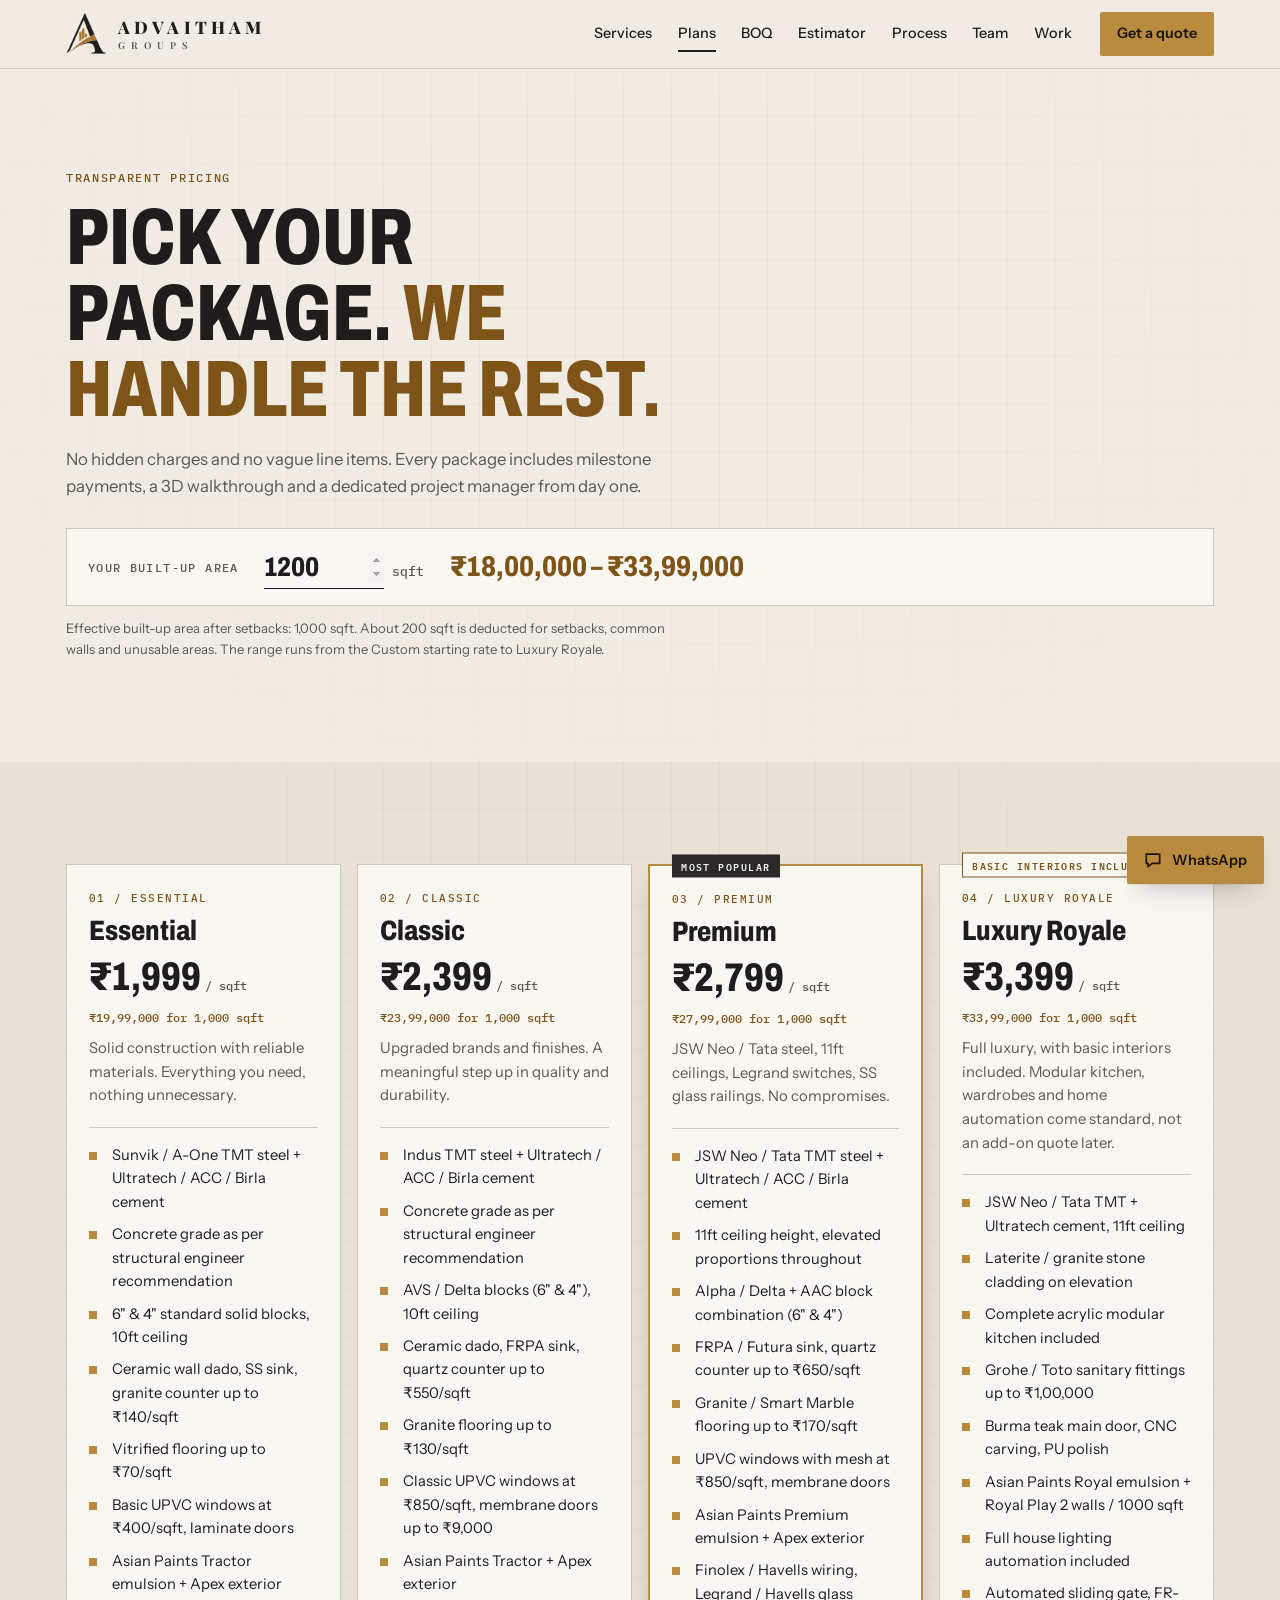
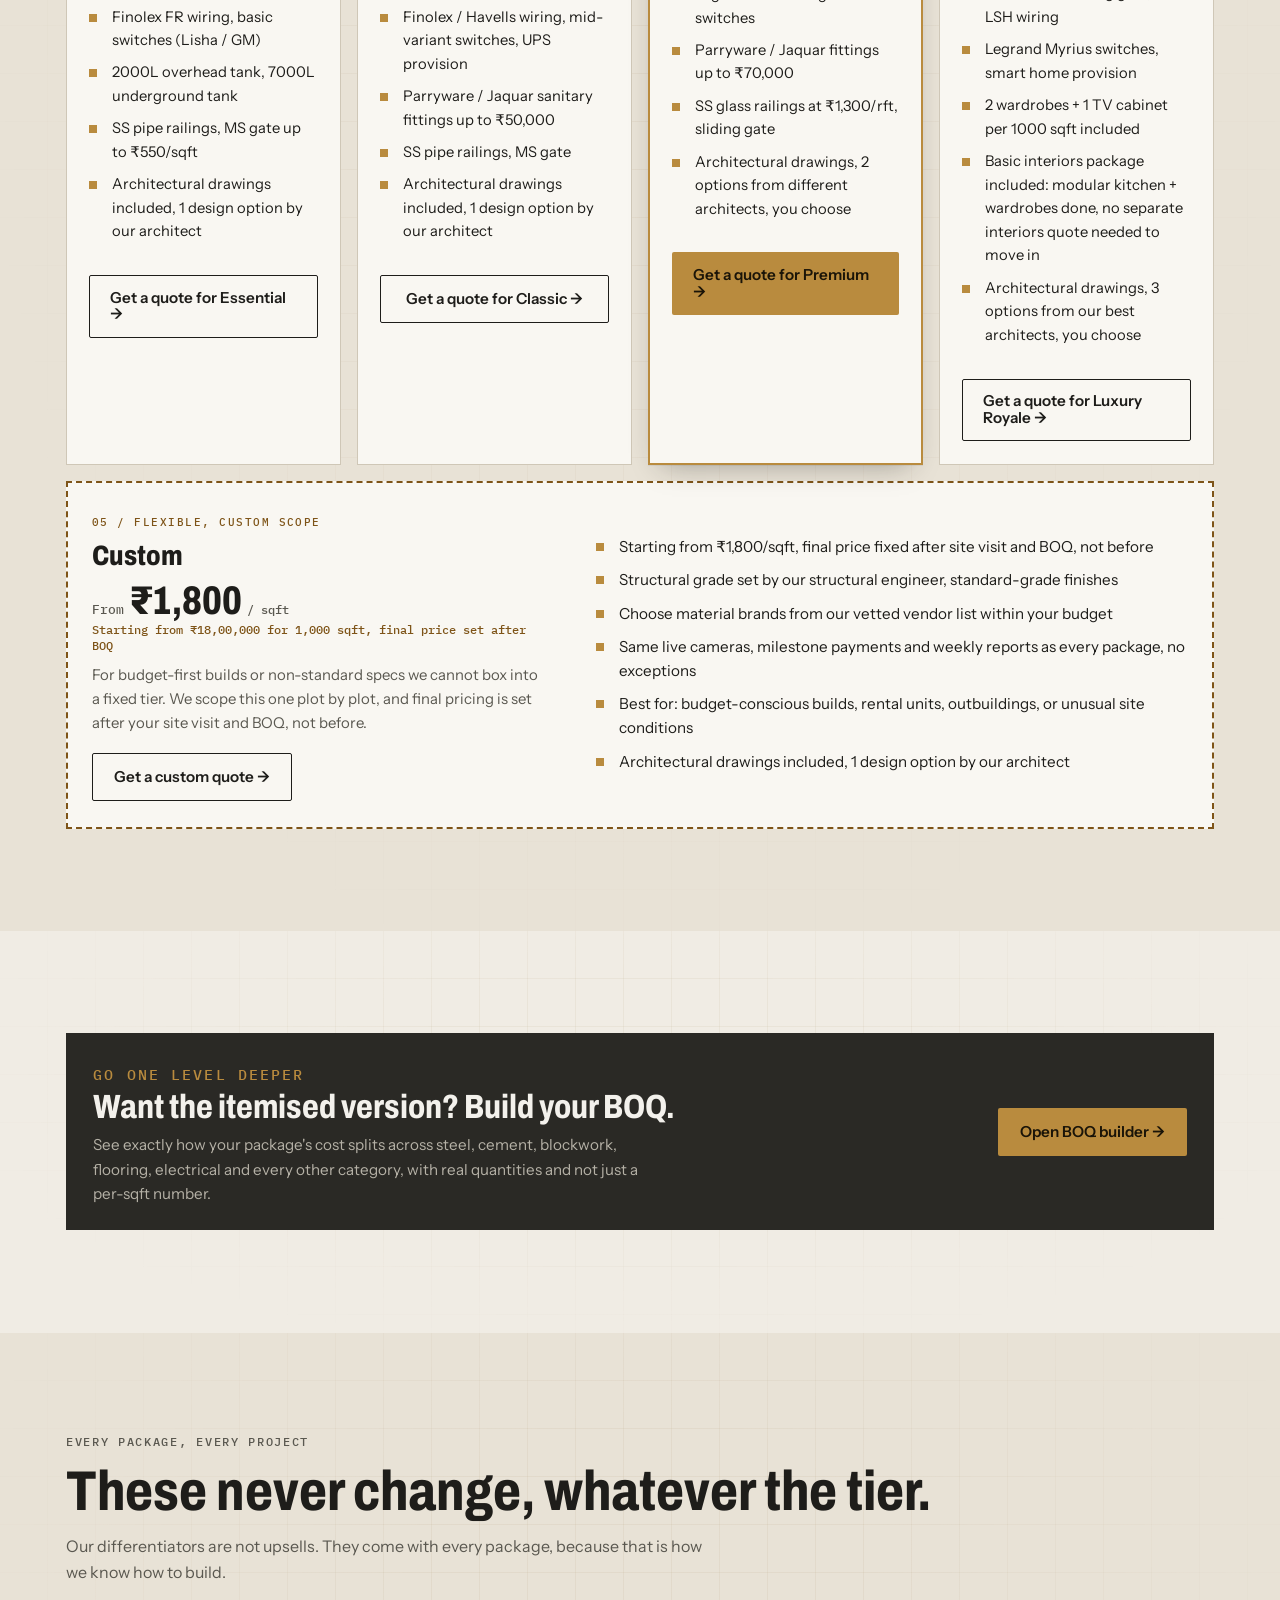
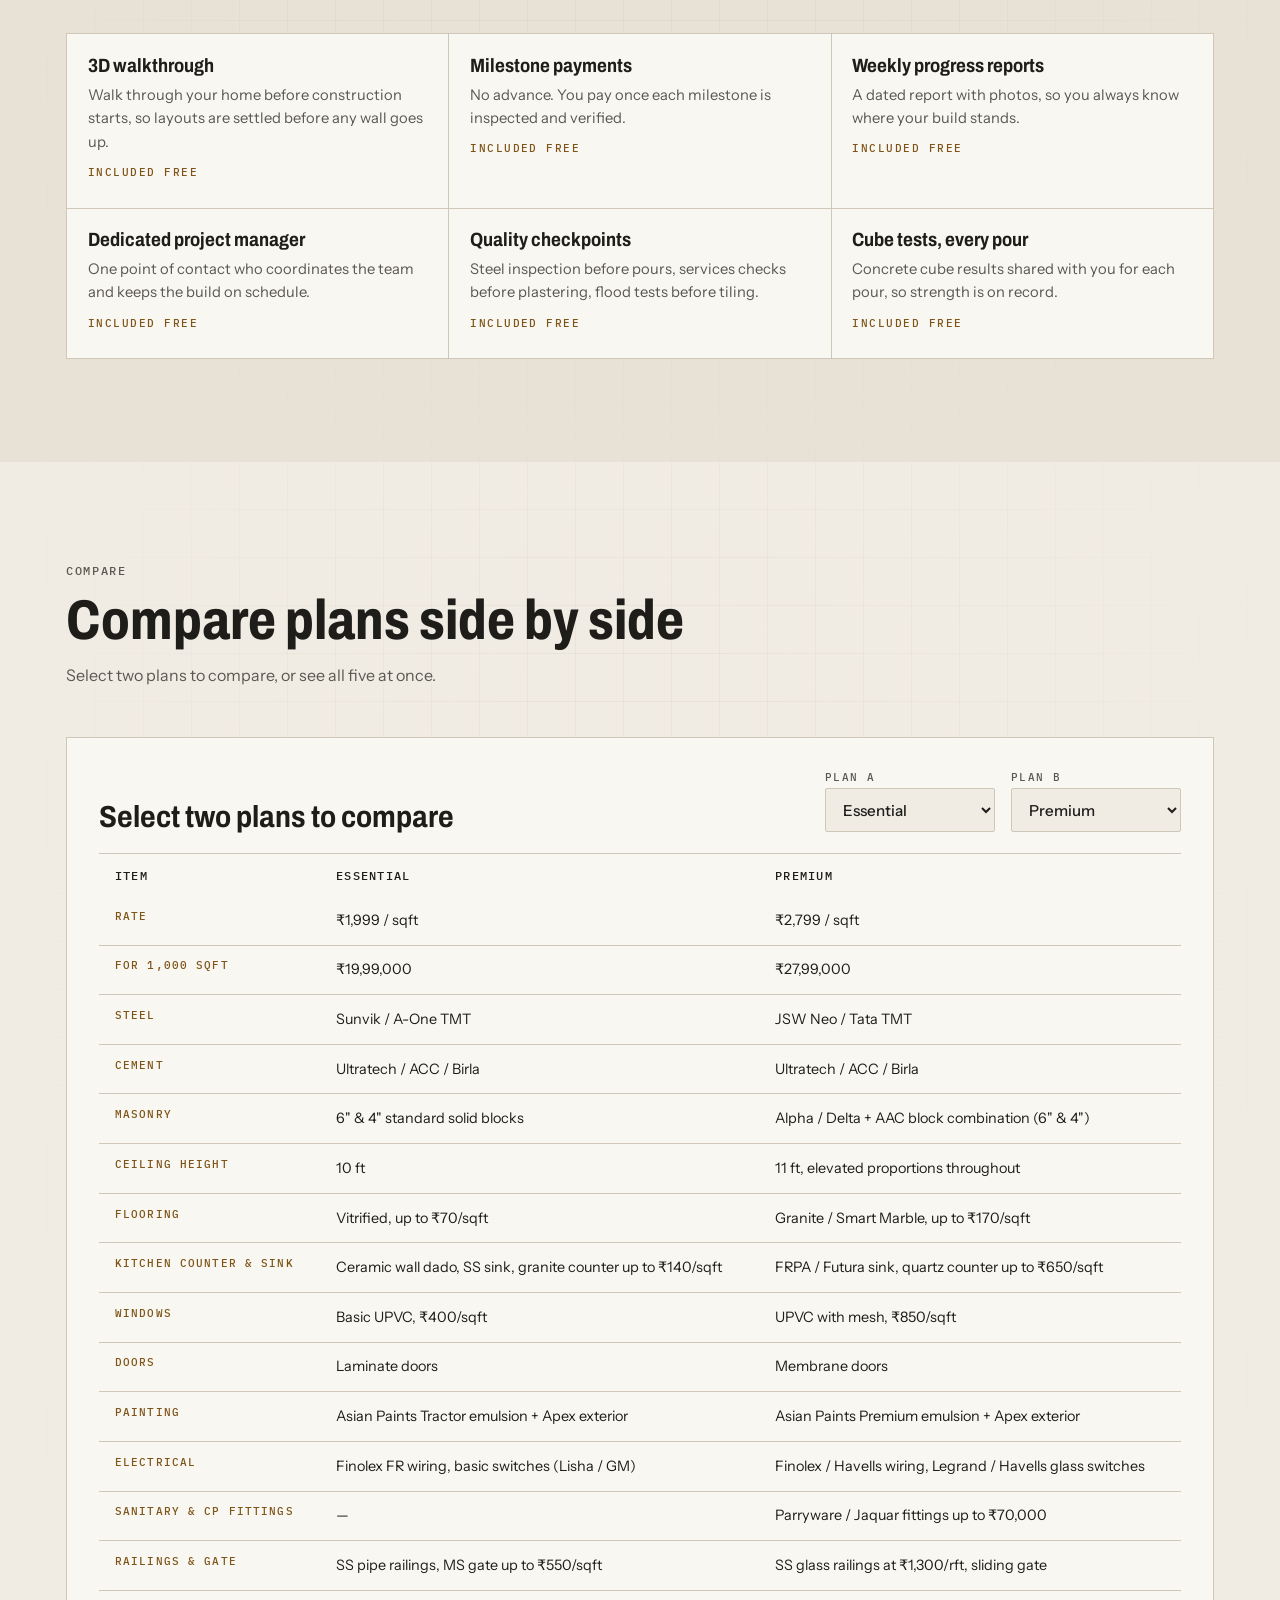
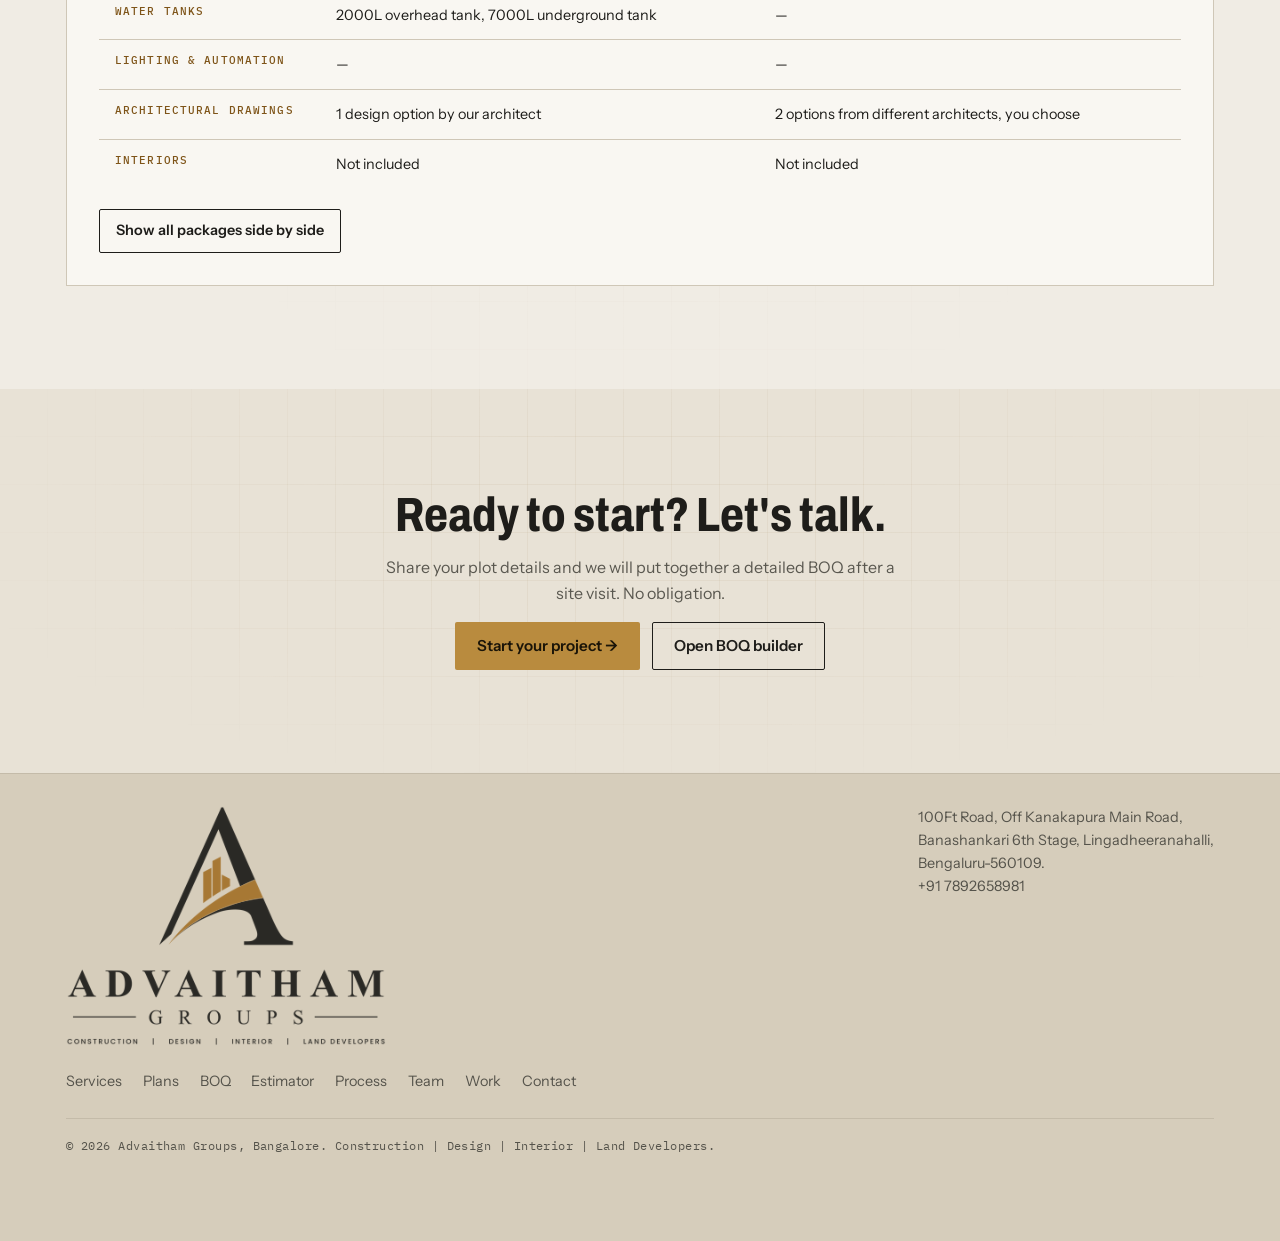
<file: plans.html>
<!doctype html>
<html lang="en">
<head>
<meta charset="utf-8">
<meta name="viewport" content="width=device-width, initial-scale=1, viewport-fit=cover">
<meta name="description" content="Advaitham Groups: construction, design, interior and land development in Bengaluru. 100Ft Road, Off Kanakapura Main Road, Banashankari 6th Stage, Lingadheeranahalli, Bengaluru-560109.">
<meta name="theme-color" content="#E1DACD">
<title>Plans and Pricing | Advaitham Groups</title>
<link rel="preconnect" href="https://fonts.googleapis.com">
<link rel="preconnect" href="https://fonts.gstatic.com" crossorigin>
<link rel="stylesheet" href="https://fonts.googleapis.com/css2?family=Archivo:wdth,wght@62..125,100..900&family=IBM+Plex+Mono:wght@400;500&family=Instrument+Sans:wght@400;500;600&family=Playfair+Display:wght@600;800&display=swap">
<link rel="stylesheet" href="styles.css">
<style>html{color-scheme:light}:root{padding-top:env(safe-area-inset-top,0px);padding-bottom:env(safe-area-inset-bottom,0px)}</style>
</head>
<body>
<header class="hdr">
  <div class="wrap hdr-in">
    <a class="brand" href="index.html#top" aria-label="Advaitham Groups, home"><span class="lg lg-mark" aria-hidden="true"><i class="k"></i><i class="b"></i></span><span class="bt"><b>ADVAITHAM</b><small>GROUPS</small></span></a>
    <div class="nav">
      <nav class="nav-links" id="nav-links" aria-label="Main"><a href="index.html#services">Services</a><a href="plans.html" aria-current="page">Plans</a><a href="boq.html">BOQ</a><a href="index.html#estimate">Estimator</a><a href="index.html#process">Process</a><a href="index.html#team">Team</a><a href="index.html#work">Work</a></nav>
      <a class="btn btn-primary btn-sm" href="index.html#contact">Get a quote</a>
      <button class="menu-btn" id="menu-btn" type="button" aria-expanded="false" aria-controls="nav-links" aria-label="Open menu">
        <svg viewBox="0 0 20 20" fill="none" stroke="currentColor" stroke-width="2" stroke-linecap="square"><path d="M2 5h16M2 10h16M2 15h16"/></svg>
      </button>
    </div>
  </div>
</header>
<main>
<section class="sec">
  <div class="wrap">
    <p class="eyebrow">Transparent pricing</p>
    <h1 class="ph">Pick your package. <span class="hl">We handle the rest.</span></h1>
    <p class="ph-p">No hidden charges and no vague line items. Every package includes milestone payments, a 3D walkthrough and a dedicated project manager from day one.</p>
    <div class="calc">
      <label for="calc-area">Your built-up area</label>
      <div class="calc-in"><input id="calc-area" type="number" min="400" max="10000" step="50" value="1200" inputmode="numeric"><span>sqft</span></div>
      <div class="calc-out" id="calc-out" aria-live="polite"></div>
    </div>
    <p class="calc-note" id="calc-note"></p>
  </div>
</section>

<section class="sec alt" id="packages">
  <div class="wrap">
    <div class="pk-grid" id="pk-grid"></div>
    <div class="pk-custom" id="pk-custom"></div>
  </div>
</section>

<section class="sec">
  <div class="wrap">
    <div class="banner">
      <div>
        <p class="eyebrow">Go one level deeper</p>
        <h2>Want the itemised version? Build your BOQ.</h2>
        <p>See exactly how your package's cost splits across steel, cement, blockwork, flooring, electrical and every other category, with real quantities and not just a per-sqft number.</p>
      </div>
      <a class="btn btn-primary" href="boq.html">Open BOQ builder →</a>
    </div>
  </div>
</section>

<section class="sec alt">
  <div class="wrap">
    <header class="sec-head"><div><p class="eyebrow">Every package, every project</p><h2>These never change, whatever the tier.</h2><p>Our differentiators are not upsells. They come with every package, because that is how we know how to build.</p></div></header>
    <div class="never">
      <div><h3>3D walkthrough</h3><p>Walk through your home before construction starts, so layouts are settled before any wall goes up.</p><span class="tag">Included free</span></div>
      <div><h3>Milestone payments</h3><p>No advance. You pay once each milestone is inspected and verified.</p><span class="tag">Included free</span></div>
      <div><h3>Weekly progress reports</h3><p>A dated report with photos, so you always know where your build stands.</p><span class="tag">Included free</span></div>
      <div><h3>Dedicated project manager</h3><p>One point of contact who coordinates the team and keeps the build on schedule.</p><span class="tag">Included free</span></div>
      <div><h3>Quality checkpoints</h3><p>Steel inspection before pours, services checks before plastering, flood tests before tiling.</p><span class="tag">Included free</span></div>
      <div><h3>Cube tests, every pour</h3><p>Concrete cube results shared with you for each pour, so strength is on record.</p><span class="tag">Included free</span></div>
    </div>
  </div>
</section>

<section class="sec" id="compare">
  <div class="wrap">
    <header class="sec-head"><div><p class="eyebrow">Compare</p><h2>Compare plans side by side</h2><p>Select two plans to compare, or see all five at once.</p></div></header>
    <div class="cmp">
      <div class="cmp-head">
        <h3>Select two plans to compare</h3>
        <div class="cmp-sel">
          <div><label for="cmp-a">Plan A</label><select id="cmp-a"></select></div>
          <div><label for="cmp-b">Plan B</label><select id="cmp-b"></select></div>
        </div>
      </div>
      <div class="tbl"><table id="cmp-pair"></table></div>
      <div><button class="btn btn-ghost btn-sm" id="cmp-all-btn" type="button" aria-expanded="false">Show all packages side by side</button></div>
      <div class="tbl" id="cmp-all-wrap" hidden><table id="cmp-table"></table></div>
    </div>
  </div>
</section>

<section class="sec alt">
  <div class="wrap cta-band">
    <h2>Ready to start? Let's talk.</h2>
    <p>Share your plot details and we will put together a detailed BOQ after a site visit. No obligation.</p>
    <div class="cta-row"><a class="btn btn-primary" href="index.html#contact">Start your project →</a><a class="btn btn-ghost" href="boq.html">Open BOQ builder</a></div>
  </div>
</section>
</main>
<footer class="foot">
  <div class="wrap foot-in">
    <a href="index.html#top" aria-label="Advaitham Groups, back to top"><span class="lg lg-full" role="img" aria-label="Advaitham Groups. Construction, Design, Interior, Land Developers"><i class="k"></i><i class="b"></i></span></a>
    <address>100Ft Road, Off Kanakapura Main Road,<br>Banashankari 6th Stage, Lingadheeranahalli,<br>Bengaluru-560109.<br>+91 7892658981</address>
    <nav aria-label="Footer">
      <a href="index.html#services">Services</a><a href="plans.html">Plans</a><a href="boq.html">BOQ</a><a href="index.html#estimate">Estimator</a><a href="index.html#process">Process</a><a href="index.html#team">Team</a><a href="index.html#work">Work</a><a href="index.html#contact">Contact</a>
    </nav>
    <small class="cp">© 2026 Advaitham Groups, Bangalore. Construction | Design | Interior | Land Developers.</small>
  </div>
</footer>

<a class="wa" href="https://wa.me/917892658981?text=Hi%20Advaitham%20Groups%2C%20I%27d%20like%20to%20discuss%20a%20project." target="_blank" rel="noopener" aria-label="Chat with Advaitham Groups on WhatsApp">
  <svg viewBox="0 0 24 24" aria-hidden="true"><path d="M4 5h16v11H11l-5 4v-4H4z"/></svg><span>WhatsApp</span>
</a>
<script src="site.js"></script>
<script>
var A=ADV,$=A.$,$$=A.$$,inr=A.inr,waLink=A.waLink,copyText=A.copyText,STAGES=A.STAGES,PLANS=A.PLANS,ORDER=A.ORDER;

var grid=$('#pk-grid');
function cardHtml(k){
  var p=PLANS[k],pop=k==='premium';
  var badge=pop?'<span class="pk-badge">Most popular</span>':(k==='luxury'?'<span class="pk-badge soft">Basic interiors included</span>':'');
  return '<article class="pk'+(pop?' pop':'')+'">'+badge+'<span class="pk-no">'+p.no+' / '+p.name+'</span><h2>'+p.name+'</h2><div class="pk-rate">₹'+inr(p.rate)+'<small>/ sqft</small></div><div class="pk-total">₹'+inr(A.perThousand(k))+' for 1,000 sqft</div><p class="pk-blurb">'+p.blurb+'</p><ul class="ticks">'+p.hl.map(function(t){return '<li>'+t+'</li>'}).join('')+'</ul><a class="btn '+(pop?'btn-primary':'btn-ghost')+'" href="index.html#contact">Get a quote for '+p.name+' →</a></article>';
}
grid.innerHTML=A.PRICED.map(cardHtml).join('');
var c=PLANS.custom;
$('#pk-custom').innerHTML='<div><span class="tag">05 / Flexible, custom scope</span><h2>Custom</h2><div class="pk-rate"><span class="from">From</span>₹'+inr(c.from)+'<small>/ sqft</small></div><div class="pk-total">Starting from ₹'+inr(c.from*1000)+' for 1,000 sqft, final price set after BOQ</div><p class="pk-blurb" style="margin-top:.7rem">'+c.blurb+'</p><a class="btn btn-ghost" href="index.html#contact">Get a custom quote →</a></div><ul class="ticks">'+c.hl.map(function(t){return '<li>'+t+'</li>'}).join('')+'</ul>';
function calcRange(){
  var area=Math.max(0,+$('#calc-area').value||0),eff=Math.max(0,area-200);
  $('#calc-out').textContent=eff?'₹'+inr(eff*PLANS.custom.from)+' – ₹'+inr(eff*PLANS.luxury.rate):'Enter an area above 200 sqft';
  $('#calc-note').textContent='Effective built-up area after setbacks: '+inr(eff)+' sqft. About 200 sqft is deducted for setbacks, common walls and unusable areas. The range runs from the Custom starting rate to Luxury Royale.';
}
$('#calc-area').addEventListener('input',calcRange);calcRange();
var a=$('#cmp-a'),b=$('#cmp-b');
[a,b].forEach(function(sel){sel.innerHTML=ORDER.map(function(k){return '<option value="'+k+'">'+PLANS[k].name+'</option>'}).join('')});
a.value='essential';b.value='premium';
function pair(){$('#cmp-pair').innerHTML=A.cmpTable([a.value,b.value])}
a.addEventListener('change',pair);b.addEventListener('change',pair);pair();
$('#cmp-table').innerHTML=A.cmpTable(ORDER);
var allBtn=$('#cmp-all-btn');
allBtn.addEventListener('click',function(){
  var w=$('#cmp-all-wrap'),open=w.hidden;w.hidden=!open;
  allBtn.setAttribute('aria-expanded',open?'true':'false');
  allBtn.textContent=open?'Hide all packages':'Show all packages side by side';
});
if(location.hash==='#compare'){var e=$('#compare');if(e)e.scrollIntoView()}

</script>
</body>
</html>
</file>
<file: styles.css>
/* Layout concept: a sand structural-drawing hero over pale stone sheets, matching the light logo. Square corners, mono dimension labels. Charcoal and bronze come straight from the Advaitham logo; bronze is reserved for actions and emphasis. */
:root{
  --bg:#F0ECE4; --bg-2:#E8E2D6; --surface:#F9F7F2;
  --ink:#1E1D1A; --ink-2:#5A5850; --line:#CFC7B7;
  --eyebrow:#7E5418; --amber-d:#8A5C1B;
  --deep:#2A2925; --deep-2:#34332E; --deep-ink:#F3F1EC; --deep-ink-2:#B5B1A6; --deep-line:#4D4B44;
  --accent:#B98B3E; --accent-hover:#CDA255; --accent-ink:#1A1408;
  --chip-on:#2A2925; --focus:#7E5418; --err-deep:#FF9C8A;
  --logo-ink:#1E1D1A; --logo-bronze:#A77834;
  --sec-bg:#E1DACD; --sec-bg-2:#EAE4D9; --sec-ink:#2A2925; --sec-ink-2:#55534B; --sec-line:#C4BBA9; --sec-accent-text:#7E5418; --sec-bronze:#9A6C28; --sec-logo-bronze:#A77834; --sec-err:#B3261E; --sec-foot:#D6CDBB;
  --shadow:0 1px 0 rgba(30,29,26,.06),0 12px 28px -14px rgba(30,29,26,.4);
  --f-display:'Archivo','Roboto Condensed','Arial Narrow',sans-serif;
  --f-serif:'Playfair Display',Georgia,'Times New Roman',serif;
  --f-body:'Instrument Sans',system-ui,-apple-system,'Segoe UI',sans-serif;
  --f-mono:'IBM Plex Mono',ui-monospace,Menlo,Consolas,monospace;
}


*,*::before,*::after{box-sizing:border-box}
html{scroll-behavior:smooth}
body{margin:0;background:var(--bg);color:var(--ink);font:400 1rem/1.6 var(--f-body);-webkit-font-smoothing:antialiased}
body::before{content:"";position:fixed;inset:0 0 auto;height:env(safe-area-inset-top,0px);background:var(--bg);z-index:60}
h1,h2,h3{font-family:var(--f-display);margin:0;text-wrap:balance}
h2{font-weight:750;font-stretch:80%;letter-spacing:0}
h3{font-weight:700;font-stretch:85%}
p{margin:0}
a{color:inherit}
:focus-visible{outline:3px solid var(--focus);outline-offset:2px}
.deep :focus-visible{outline-color:var(--accent)}
section[id]{scroll-margin-top:76px}

.wrap{max-width:1180px;margin-inline:auto;padding-left:max(16px,env(safe-area-inset-left,0px));padding-right:max(16px,env(safe-area-inset-right,0px))}
.sec{padding-block:clamp(56px,8vw,104px)}
.alt{background:var(--bg-2)}
.deep{background:var(--deep);color:var(--deep-ink)}
.hero.deep,#contact.deep,.foot{--deep:var(--sec-bg);--deep-2:var(--sec-bg-2);--deep-ink:var(--sec-ink);--deep-ink-2:var(--sec-ink-2);--deep-line:var(--sec-line);--logo-ink:var(--sec-ink);--logo-bronze:var(--sec-logo-bronze)}
.hero.deep :focus-visible,#contact.deep :focus-visible{outline-color:var(--sec-bronze)}
.eyebrow{font:500 .75rem/1.2 var(--f-mono);letter-spacing:.14em;text-transform:uppercase;color:var(--eyebrow);margin:0 0 .9rem}
.deep .eyebrow{color:var(--sec-accent-text)}
.sec-head{display:grid;grid-template-columns:minmax(0,1fr) auto;gap:1.5rem 2rem;align-items:end;margin-bottom:clamp(28px,4vw,48px)}
.sec-head h2{font-size:clamp(2.1rem,4.6vw,3.5rem);line-height:1;margin-bottom:.9rem}
.sec-head p{max-width:58ch;color:var(--ink-2)}
@media (max-width:700px){.sec-head{grid-template-columns:1fr}}

/* buttons */
.btn{display:inline-flex;align-items:center;justify-content:center;gap:.6rem;min-height:48px;padding:.85rem 1.3rem;border:1.5px solid transparent;border-radius:2px;font:600 .95rem/1.1 var(--f-body);text-decoration:none;cursor:pointer;transition:background .15s,color .15s,border-color .15s}
.btn-primary{background:var(--accent);color:var(--accent-ink)}
.btn-primary:hover{background:var(--accent-hover)}
.btn-ghost{background:transparent;border-color:currentColor;color:var(--ink)}
.btn-ghost:hover{background:var(--ink);color:var(--bg);border-color:var(--ink)}
.deep .btn-ghost{color:var(--deep-ink)}
.deep .btn-ghost:hover{background:var(--deep-ink);color:var(--deep);border-color:var(--deep-ink)}
.btn-sm{min-height:44px;padding:.6rem 1rem;font-size:.9rem}
.btn svg{width:18px;height:18px;flex:none}

/* header */
.hdr{position:sticky;top:env(safe-area-inset-top,0px);z-index:50;background:var(--bg);border-bottom:1px solid var(--line)}
.hdr-in{display:flex;align-items:center;justify-content:space-between;gap:1rem;min-height:68px}
.brand{display:flex;align-items:center;gap:.75rem;color:var(--ink);text-decoration:none}
.bt b{display:block;font:800 1.08rem/1 var(--f-serif);letter-spacing:.24em}
.bt small{display:block;margin-top:.35rem;font:600 .6rem/1 var(--f-serif);letter-spacing:.62em;color:var(--ink-2)}
.lg{position:relative;display:block;flex:none}
.lg i{position:absolute;inset:0;display:block;-webkit-mask-repeat:no-repeat;mask-repeat:no-repeat;-webkit-mask-size:100% 100%;mask-size:100% 100%}
.lg i.k{background:var(--logo-ink)}
.lg i.b{background:var(--logo-bronze)}
.lg-mark{width:40px;aspect-ratio:220/226}
.lg-mark i.k{-webkit-mask-image:url([data-uri]);mask-image:url([data-uri])}
.lg-mark i.b{-webkit-mask-image:url([data-uri]);mask-image:url([data-uri])}
.lg-full{width:100%;aspect-ratio:720/540}
.foot-in>a{display:block;width:min(320px,100%)}
.lg-full i.k{-webkit-mask-image:url([data-uri]);mask-image:url([data-uri])}
.lg-full i.b{-webkit-mask-image:url([data-uri]);mask-image:url([data-uri])}
.nav{display:flex;align-items:center;gap:clamp(1rem,2.2vw,2rem)}
.nav-links{display:flex;align-items:center;gap:clamp(.9rem,2vw,1.7rem)}
.nav-links a{font:500 .9rem var(--f-body);text-decoration:none;padding:.5rem 0;border-bottom:2px solid transparent}
.nav-links a:hover{border-bottom-color:var(--ink)}
.menu-btn{display:none;align-items:center;justify-content:center;width:44px;height:44px;background:none;border:1.5px solid var(--line);border-radius:2px;color:var(--ink);cursor:pointer}
.menu-btn svg{width:20px;height:20px}
@media (max-width:940px){
  .menu-btn{display:inline-flex}
  .nav-links{display:none;position:absolute;left:0;right:0;top:100%;flex-direction:column;align-items:stretch;gap:0;background:var(--bg);border-bottom:1px solid var(--line);padding:.5rem max(16px,env(safe-area-inset-right,0px)) 1rem max(16px,env(safe-area-inset-left,0px))}
  .nav-links.open{display:flex}
  .nav-links a{padding:.9rem 0;border-bottom:1px solid var(--line);font-size:1rem}
}
@media (max-width:520px){.nav .btn{display:none}}

/* hero */
.hero{position:relative;overflow:hidden;padding-block:clamp(36px,6vw,84px) clamp(44px,6vw,80px)}
.hero::before{content:"";position:absolute;inset:0;background-image:linear-gradient(var(--deep-line) 1px,transparent 1px),linear-gradient(90deg,var(--deep-line) 1px,transparent 1px);background-size:56px 56px;opacity:.32;pointer-events:none;-webkit-mask-image:linear-gradient(to bottom,#000 30%,transparent 100%);mask-image:linear-gradient(to bottom,#000 30%,transparent 100%)}
.hero-grid{position:relative;display:grid;grid-template-columns:minmax(0,1.18fr) minmax(0,.82fr);gap:clamp(28px,5vw,72px);align-items:center}
@media (max-width:900px){.hero-grid{grid-template-columns:1fr}}
.hero h1{font-size:clamp(2.7rem,7.6vw,6rem);line-height:.92;font-weight:800;font-stretch:72%;text-transform:uppercase;margin-bottom:1.4rem;overflow-wrap:break-word}
.hero h1 .hl{color:var(--sec-bronze)}
.lede{font-size:clamp(1.05rem,1.6vw,1.2rem);max-width:52ch;color:var(--deep-ink-2);margin-bottom:2rem}
.lede strong{color:var(--deep-ink);font-weight:600}
.cta-row{display:flex;flex-wrap:wrap;gap:.8rem}
.facts{list-style:none;margin:clamp(28px,4vw,48px) 0 0;padding:1.3rem 0 0;border-top:1px solid var(--deep-line);display:grid;grid-template-columns:repeat(3,minmax(0,1fr));gap:1.25rem}
.facts .n{display:block;font:800 clamp(1.7rem,3.6vw,2.5rem)/1 var(--f-display);font-stretch:75%;text-transform:uppercase}
.facts .c{display:block;margin-top:.4rem;font:400 .72rem/1.45 var(--f-mono);letter-spacing:.03em;color:var(--deep-ink-2)}
.sheet{margin:0;max-width:520px;width:100%;justify-self:center;border:1px solid var(--deep-line);background:var(--deep-2);background:color-mix(in srgb,var(--deep-2) 60%,transparent)}
.sheet svg{display:block;width:100%;height:auto}
.sheet figcaption{display:grid;grid-template-columns:auto 1fr auto;border-top:1px solid var(--deep-line);font:500 .66rem/1.3 var(--f-mono);letter-spacing:.1em;text-transform:uppercase;color:var(--deep-ink-2)}
.sheet figcaption span{padding:.6rem .8rem}
.sheet figcaption span+span{border-left:1px solid var(--deep-line)}
@media (max-width:480px){.sheet figcaption{grid-template-columns:1fr 1fr}.sheet figcaption span:first-child{grid-column:1/-1;border-bottom:1px solid var(--deep-line)}.sheet figcaption span+span{border-left:0}.sheet figcaption span:last-child{border-left:1px solid var(--deep-line)}}

/* hero drawing */
.hs-t{font:500 13px var(--f-mono);fill:var(--deep-ink-2)}
.hs-c{text-anchor:middle}
.hs-tacc{fill:var(--sec-accent-text)}
.hs-struct rect{fill:var(--deep-2);stroke:var(--deep-ink);stroke-width:1.5}
.hs-thin{fill:none;stroke:var(--deep-ink-2);stroke-width:1}
.hs-tick{fill:none;stroke:var(--deep-ink);stroke-width:1.5}
.hs-dash{fill:none;stroke:var(--deep-ink-2);stroke-width:1;stroke-dasharray:5 4;opacity:.7}
.hs-grid path{fill:none;stroke:var(--deep-line);stroke-width:1;stroke-dasharray:16 4 2 4}
.hs-bub circle{fill:var(--deep);stroke:var(--deep-ink-2);stroke-width:1}
.hs-ground{fill:none;stroke:var(--deep-ink);stroke-width:2}
.hs-hatch{stroke:var(--deep-line);stroke-width:1}
.hs-brick{stroke:var(--deep-ink-2);stroke-width:.7;fill:none;opacity:.6}
.hs-wall rect{fill:url(#brick);stroke:var(--deep-ink-2);stroke-width:1}
.hs-open rect{fill:var(--deep);stroke:var(--deep-ink-2);stroke-width:1.2}
.hs-acc{fill:none;stroke:var(--sec-bronze);stroke-width:1.6;stroke-dasharray:6 4}
.hs-accfill{fill:var(--sec-bronze);stroke:none}

/* services */
.svc-grid{list-style:none;margin:0;padding:0;display:grid;grid-template-columns:repeat(4,minmax(0,1fr));gap:1px;background:var(--line);border:1px solid var(--line)}
@media (max-width:1100px){.svc-grid{grid-template-columns:repeat(2,minmax(0,1fr))}}
@media (max-width:600px){.svc-grid{grid-template-columns:1fr}}
.svc .ticks{margin-top:.5rem;padding-top:1rem;border-top:1px solid var(--line)}
.svc{background:var(--surface);padding:1.6rem 1.5rem 1.9rem;display:flex;flex-direction:column;gap:.9rem;min-width:0;transition:background .2s}
.svc:hover{background:var(--bg)}
.svc-top{display:flex;justify-content:space-between;align-items:center;gap:1rem}
.svc-ic{display:grid;place-items:center;width:46px;height:46px;border:1.5px solid var(--ink);border-radius:2px;color:var(--ink);transition:background .2s,border-color .2s,color .2s}
.svc:hover .svc-ic{background:var(--accent);border-color:var(--accent);color:var(--accent-ink)}
.svc-ic svg{width:26px;height:26px;fill:none;stroke:currentColor;stroke-width:1.6;stroke-linecap:square;stroke-linejoin:miter}
.tag{font:500 .66rem/1 var(--f-mono);letter-spacing:.14em;text-transform:uppercase;color:var(--eyebrow)}
.svc h3{font-size:1.55rem;line-height:1.05}
.svc p{color:var(--ink-2);font-size:.97rem}

/* plans */
.plan-tabs{display:flex;flex-wrap:wrap;gap:.6rem;margin-bottom:1.2rem}
.plan-tab{appearance:none;border:1.5px solid var(--line);background:var(--surface);color:var(--ink);border-radius:2px;min-height:46px;padding:0 1.3rem;font:600 .95rem var(--f-body);cursor:pointer;transition:background .15s,color .15s,border-color .15s}
.plan-tab:hover{border-color:var(--ink)}
.plan-tab[aria-selected="true"]{background:var(--deep);border-color:var(--deep);color:var(--deep-ink)}
.plan-panel{display:grid;grid-template-columns:minmax(0,1fr) minmax(0,1.25fr);gap:clamp(20px,4vw,56px);align-items:center;background:var(--surface);border:1px solid var(--line);padding:clamp(22px,3vw,40px);min-width:0}
@media (max-width:760px){.plan-panel{grid-template-columns:1fr}}
.plan-name{font-size:clamp(1.9rem,3vw,2.5rem);line-height:1;font-weight:800;font-stretch:80%;margin-bottom:.8rem}
.plan-rate{font:800 clamp(2.6rem,5vw,3.6rem)/.95 var(--f-display);font-stretch:75%;font-variant-numeric:tabular-nums;color:var(--eyebrow)}
.plan-rate small{font:500 .8rem var(--f-mono);color:var(--ink-2);margin-left:.4rem;letter-spacing:0}
.plan-blurb{color:var(--ink-2);max-width:48ch;margin:.9rem 0 1.3rem}
.plan-list{margin:0;gap:.85rem;font-size:1rem}
.incl{margin-top:clamp(24px,3vw,36px)}
.incl-list{grid-template-columns:repeat(3,minmax(0,1fr));gap:.6rem 1.5rem;margin-top:.4rem}
@media (max-width:760px){.incl-list{grid-template-columns:1fr}}
.cmp{margin-top:clamp(24px,3vw,36px);border:1px solid var(--line);background:var(--surface);padding:clamp(18px,3vw,32px);display:grid;gap:1.3rem}
.cmp-head{display:flex;flex-wrap:wrap;justify-content:space-between;align-items:flex-end;gap:1rem 2rem}
.cmp-head h3{font-size:clamp(1.4rem,2.4vw,1.9rem);line-height:1.05}
.cmp-sel{display:flex;flex-wrap:wrap;gap:1rem}
.cmp-sel label{display:block;font:500 .68rem var(--f-mono);letter-spacing:.12em;text-transform:uppercase;color:var(--ink-2);margin-bottom:.3rem}
.cmp-sel select{min-height:44px;min-width:170px;border:1.5px solid var(--line);background:var(--bg);color:var(--ink);padding:0 .8rem;border-radius:2px;font:500 .95rem var(--f-body)}
#cmp-pair{min-width:560px}
.person{font:700 1.05rem/1.2 var(--f-body);letter-spacing:.14em;margin:0 0 .6rem}
[hidden]{display:none!important}
.boq-sum{display:grid;grid-template-columns:repeat(4,minmax(0,1fr));gap:1px;background:var(--line);border:1px solid var(--line);margin-bottom:1.2rem}
@media (max-width:700px){.boq-sum{grid-template-columns:repeat(2,minmax(0,1fr))}}
.boq-sum>div{background:var(--surface);padding:1rem 1.1rem;min-width:0}
.boq-sum .l{font:500 .68rem var(--f-mono);letter-spacing:.12em;text-transform:uppercase;color:var(--ink-2)}
.boq-sum .v{font:800 1.45rem/1.15 var(--f-display);font-stretch:80%;margin-top:.3rem;font-variant-numeric:tabular-nums;overflow-wrap:anywhere}
.boq-tools{display:flex;flex-wrap:wrap;gap:.6rem;margin-bottom:.9rem}
details.bq-cat{border:1px solid var(--line);background:var(--surface);margin-bottom:.6rem}
details.bq-cat>summary{display:grid;grid-template-columns:minmax(0,1fr) auto auto;gap:1rem;align-items:center;padding:.85rem 1.1rem;cursor:pointer;list-style:none;min-height:54px}
details.bq-cat>summary::-webkit-details-marker{display:none}
.bq-n{font:700 1.15rem/1.2 var(--f-display);font-stretch:85%}
.bq-n::before{content:"+";font:500 1.1rem var(--f-mono);margin-right:.7rem;color:var(--eyebrow)}
details.bq-cat[open] .bq-n::before{content:"\2212"}
.bq-share{font:500 .72rem var(--f-mono);color:var(--ink-2);white-space:nowrap}
.bq-sub{font:700 1rem var(--f-body);font-variant-numeric:tabular-nums;white-space:nowrap}
@media (max-width:560px){.bq-share{display:none}details.bq-cat>summary{grid-template-columns:minmax(0,1fr) auto}}
.tbl .bq-t{min-width:620px;font-size:.9rem;table-layout:fixed}
.bq-t th:nth-child(2){width:88px}.bq-t th:nth-child(3){width:76px}.bq-t th:nth-child(4){width:110px}.bq-t th:nth-child(5){width:130px}
.bq-t .r{text-align:right;font-variant-numeric:tabular-nums;white-space:nowrap}
.bq-total{display:flex;flex-wrap:wrap;justify-content:space-between;align-items:baseline;gap:.5rem 1.5rem;background:var(--deep);color:var(--deep-ink);padding:1.2rem 1.4rem;margin-top:1rem}
.bq-total span{font:500 .75rem var(--f-mono);letter-spacing:.14em;text-transform:uppercase;color:var(--deep-ink-2)}
.bq-total b{font:800 clamp(1.8rem,3.6vw,2.5rem)/1 var(--f-display);font-stretch:80%;font-variant-numeric:tabular-nums}
.boq-note{margin:1rem 0 1.3rem;font-size:.85rem;color:var(--ink-2);max-width:78ch}
.tbl{overflow-x:auto;border-top:1px solid var(--line)}
.tbl table{border-collapse:collapse;width:100%;min-width:720px;font-size:.9rem}
.tbl th,.tbl td{text-align:left;padding:.8rem 1rem;border-bottom:1px solid var(--line);vertical-align:top}
.tbl th{font:500 .7rem var(--f-mono);letter-spacing:.1em;text-transform:uppercase;color:var(--eyebrow);white-space:nowrap}
.tbl thead th{color:var(--ink);font-size:.78rem}
.tbl tr:last-child td,.tbl tr:last-child th{border-bottom:0}

/* estimator */
.est{display:grid;grid-template-columns:minmax(0,1fr) minmax(0,1.1fr);border:1px solid var(--line);background:var(--surface)}
@media (max-width:900px){.est{grid-template-columns:1fr}}
.est-in{padding:clamp(20px,3vw,36px);display:grid;gap:1.9rem;align-content:start;min-width:0}
.est-out{padding:clamp(20px,3vw,36px);min-width:0}
.field-h{display:flex;justify-content:space-between;align-items:baseline;gap:1rem}
.field-l{font:500 .72rem var(--f-mono);letter-spacing:.12em;text-transform:uppercase;color:var(--ink-2)}
.field-v{font:800 1.8rem/1 var(--f-display);font-stretch:80%;font-variant-numeric:tabular-nums}
fieldset{border:0;margin:0;padding:0;min-width:0}
legend{padding:0;float:left;width:100%;margin-bottom:.7rem}
.chips{display:flex;flex-wrap:wrap;gap:.5rem;clear:both}
.chip{position:relative}
.chip input{position:absolute;opacity:0;width:1px;height:1px;margin:0}
.chip span{display:inline-flex;align-items:center;min-height:44px;padding:0 1rem;border:1.5px solid var(--line);border-radius:2px;background:var(--bg);cursor:pointer;font:600 .9rem var(--f-body);color:var(--ink);transition:background .15s,color .15s,border-color .15s}
.chip input:checked+span{background:var(--deep);border-color:var(--chip-on);color:var(--deep-ink)}
.chip input:focus-visible+span{outline:3px solid var(--focus);outline-offset:2px}
input[type=range]{-webkit-appearance:none;appearance:none;display:block;width:100%;height:30px;margin:.5rem 0 0;background:transparent;cursor:pointer}
input[type=range]::-webkit-slider-runnable-track{height:2px;background:var(--ink-2)}
input[type=range]::-moz-range-track{height:2px;background:var(--ink-2)}
input[type=range]::-webkit-slider-thumb{-webkit-appearance:none;width:22px;height:22px;margin-top:-10px;border-radius:2px;background:var(--accent);border:2px solid var(--ink)}
input[type=range]::-moz-range-thumb{width:18px;height:18px;border-radius:2px;background:var(--accent);border:2px solid var(--ink)}
.range-ends{display:flex;justify-content:space-between;font:400 .7rem var(--f-mono);color:var(--ink-2)}
.est-out .field-l{color:var(--accent)}
.cost{font:800 clamp(2.3rem,5vw,3.6rem)/1 var(--f-display);font-stretch:75%;font-variant-numeric:tabular-nums;margin:.5rem 0 .5rem}
.est-sub{color:var(--deep-ink-2);font-size:.92rem}
.metrics{display:grid;grid-template-columns:repeat(2,minmax(0,1fr));gap:1rem;margin:1.5rem 0 1.25rem;padding-block:1.1rem;border-block:1px solid var(--deep-line)}
.m-v{font:800 1.9rem/1 var(--f-display);font-stretch:80%;font-variant-numeric:tabular-nums}
.m-l{margin-top:.35rem;font:400 .72rem var(--f-mono);color:var(--deep-ink-2)}
.pay-bar{display:flex;gap:3px;height:10px;margin:.9rem 0 .5rem}
.pay-bar i{display:block;height:100%;background:var(--accent)}
.pay{width:100%;border-collapse:collapse;font-size:.92rem;color:var(--deep-ink)}
.pay td{padding:.55rem 0;border-bottom:1px solid var(--deep-line);color:var(--deep-ink)}
.pay td.p{font:400 .78rem var(--f-mono);color:var(--deep-ink-2);padding-inline:1rem;white-space:nowrap}
.tbl table{color:var(--ink)}
.pay td:last-child{text-align:right;font-variant-numeric:tabular-nums;white-space:nowrap}
.est-note{margin:1rem 0 1.25rem;font-size:.8rem;line-height:1.5;color:var(--deep-ink-2)}
.est-actions{display:flex;flex-wrap:wrap;gap:.7rem}

/* differently */
.duo{display:grid;grid-template-columns:repeat(2,minmax(0,1fr));gap:clamp(16px,3vw,32px)}
@media (max-width:820px){.duo{grid-template-columns:1fr}}
.duo-card{background:var(--surface);border:1px solid var(--line);display:flex;flex-direction:column;min-width:0}
.duo-art{background:var(--bg);border-bottom:1px solid var(--line);padding:1rem}
.duo-art svg{display:block;width:100%;max-width:420px;height:auto;margin-inline:auto}
.duo-body{padding:clamp(20px,3vw,32px);display:grid;gap:.9rem}
.duo-body h3{font-size:clamp(1.5rem,2.6vw,2rem);line-height:1.05}
.duo-body p{color:var(--ink-2)}
.ticks{list-style:none;margin:.3rem 0 0;padding:0;display:grid;gap:.55rem;font-size:.95rem}
.ticks li{display:grid;grid-template-columns:14px 1fr;gap:.6rem;align-items:start}
.ticks li::before{content:"";width:8px;height:8px;margin-top:.5rem;background:var(--accent)}
.d-wall{fill:none;stroke:var(--ink);stroke-width:3;stroke-linecap:square}
.d-part{fill:none;stroke:var(--ink);stroke-width:2;stroke-linecap:square}
.d-path{fill:none;stroke:var(--amber-d);stroke-width:2;stroke-dasharray:6 5}
.d-cone{fill:var(--accent);opacity:.35}
.d-dot{fill:var(--accent);stroke:var(--ink);stroke-width:1.5}
.d-t{font:500 10px var(--f-mono);fill:var(--ink-2);letter-spacing:.08em}
.d-frame{fill:var(--surface);stroke:var(--ink);stroke-width:1.5}
.d-ground{stroke:var(--ink);stroke-width:1.5}
.d-conc{fill:var(--line);stroke:var(--ink);stroke-width:1.2}
.d-solid{fill:var(--ink)}
.d-win{fill:var(--bg-2);stroke:var(--ink);stroke-width:1}

/* process */
.rise{display:grid;grid-template-columns:minmax(0,1fr) minmax(0,1fr);gap:clamp(20px,4vw,56px);align-items:center}
@media (max-width:860px){.rise{grid-template-columns:1fr}}
.rise-view{background:var(--surface);border:1px solid var(--line);padding:1rem 1rem .8rem}
.rise-view svg{display:block;width:100%;height:auto}
.rise-cap{margin-top:.5rem;font:500 .7rem var(--f-mono);letter-spacing:.12em;text-transform:uppercase;color:var(--ink-2)}
.rg{opacity:0;transform:translateY(10px);transition:opacity .45s,transform .45s}
.rg.on{opacity:1;transform:none}
.col{transform-box:fill-box;transform-origin:50% 100%;transform:scaleY(.03);transition:transform .8s cubic-bezier(.2,.7,.2,1)}
#rs-2.on .col{transform:scaleY(1)}
.r-ground{stroke:var(--ink);stroke-width:2}
.r-bkl{stroke:var(--ink-2);stroke-width:.7;fill:none;opacity:.6}
.r-bkbg{fill:var(--bg-2)}
.r-earthl{stroke:var(--line);stroke-width:1}
.r-conc{fill:var(--line);stroke:var(--ink);stroke-width:1.4}
.r-wall{fill:url(#bk);stroke:var(--ink-2);stroke-width:1}
.r-el{fill:none;stroke:var(--amber-d);stroke-width:1.6;stroke-dasharray:4 3}
.r-pl{fill:none;stroke:var(--eyebrow);stroke-width:2.2}
.r-jb{fill:var(--amber-d)}
.r-tint{fill:var(--accent);opacity:.32}
.r-win{fill:var(--surface);stroke:var(--ink);stroke-width:1.5}
.r-bar{fill:none;stroke:var(--ink);stroke-width:1}
.stage-meta{display:flex;justify-content:space-between;align-items:center;gap:1rem;margin-bottom:.8rem}
.stage-k{font:500 .72rem var(--f-mono);letter-spacing:.14em;text-transform:uppercase;color:var(--eyebrow)}
.rise-info h3{font-size:clamp(1.7rem,3vw,2.3rem);line-height:1.02;margin-bottom:.7rem}
.rise-info p.t{color:var(--ink-2);min-height:5.6em}
.stage-ctl{margin:1.2rem 0 .4rem}
#stage{margin-inline:10%;width:80%}
.stage-names{display:grid;grid-template-columns:repeat(5,minmax(0,1fr))}
.stage-names button{appearance:none;background:none;border:0;padding:.5rem 0;min-height:44px;font:500 .66rem var(--f-mono);letter-spacing:.06em;text-transform:uppercase;color:var(--ink-2);cursor:pointer}
.stage-names button[aria-current="true"]{color:var(--ink);font-weight:500;text-decoration:underline;text-decoration-color:var(--accent);text-decoration-thickness:3px;text-underline-offset:6px}
.checks{list-style:none;margin:1rem 0;padding:0;display:grid;gap:.4rem;font-size:.92rem}
.checks li{display:grid;grid-template-columns:18px 1fr;gap:.5rem}
.checks svg{width:18px;height:18px;margin-top:.15rem;fill:none;stroke:var(--eyebrow);stroke-width:2;stroke-linecap:square}
.due{border-top:1px solid var(--line);padding-top:1rem;margin-top:1rem}
.due-row{display:flex;justify-content:space-between;align-items:baseline;gap:1rem}
.due-row .stage-k{color:var(--ink-2)}
.due-pct{font:800 2.2rem/1 var(--f-display);font-stretch:75%;font-variant-numeric:tabular-nums}
.due-bar{height:8px;background:var(--line);margin-top:.6rem}
.due-bar i{display:block;height:100%;width:30%;background:var(--accent);transition:width .5s}
.play{margin-top:1.2rem}

/* team */
.team{display:grid;grid-template-columns:repeat(2,minmax(0,1fr));gap:1px;background:var(--line);border:1px solid var(--line)}
@media (max-width:700px){.team{grid-template-columns:1fr}}
.role{background:var(--surface);padding:1.5rem 1.5rem 1.7rem;min-width:0}
.role .tag{display:block;margin-bottom:.5rem}
.role h3{font-size:1.45rem;line-height:1.05;margin-bottom:.55rem}
.role p{color:var(--ink-2);font-size:.97rem}
.promise{background:var(--deep);color:var(--deep-ink);padding:1.5rem 1.5rem 1.7rem;display:flex;flex-direction:column;justify-content:center;gap:.6rem;min-width:0}
.promise .tag{color:var(--accent)}
.promise h3{font-size:clamp(1.6rem,2.6vw,2.1rem);line-height:1.02}
.promise p{color:var(--deep-ink-2);font-size:.95rem}

/* work */
.types{display:grid;grid-template-columns:repeat(4,minmax(0,1fr));gap:1rem}
@media (max-width:1000px){.types{grid-template-columns:repeat(2,minmax(0,1fr))}}
@media (max-width:560px){.types{grid-template-columns:1fr}}
.type{min-width:0}
.type-art{background:var(--surface);border:1px solid var(--line);aspect-ratio:4/3;max-width:100%;display:block;padding:.6rem .6rem 0}
.type-art svg{display:block;width:100%;height:100%}
.type .tag{display:block;margin:.9rem 0 .35rem}
.type h3{font-size:1.35rem;line-height:1.05;margin-bottom:.4rem}
.type p{color:var(--ink-2);font-size:.93rem}
.work-note{margin-top:1.5rem;font:400 .75rem var(--f-mono);color:var(--ink-2)}
.e-ground{stroke:var(--ink);stroke-width:2}
.e-body{fill:var(--bg);stroke:var(--ink);stroke-width:1.5}
.e-win{fill:var(--surface);stroke:var(--ink-2);stroke-width:1.2}
.e-glass{fill:var(--bg-2);stroke:var(--ink-2);stroke-width:1.2}
.e-line{fill:none;stroke:var(--ink);stroke-width:1.2}
.e-slab{fill:var(--ink)}
.e-new{fill:none;stroke:var(--amber-d);stroke-width:1.6;stroke-dasharray:5 3}
.e-t{font:500 10px var(--f-mono);fill:var(--amber-d);letter-spacing:.06em}

/* contact */
.contact{display:grid;grid-template-columns:minmax(0,.85fr) minmax(0,1.15fr);gap:clamp(28px,5vw,72px)}
@media (max-width:860px){.contact{grid-template-columns:1fr}}
.contact h2{font-size:clamp(2.1rem,4.6vw,3.5rem);line-height:1;margin-bottom:1.6rem}
.dl{display:grid;gap:1.3rem;margin:0}
.dl dt{font:500 .72rem var(--f-mono);letter-spacing:.14em;text-transform:uppercase;color:var(--sec-accent-text);margin-bottom:.3rem}
.dl dd{margin:0}
.dl dd small{display:block;color:var(--deep-ink-2);font-size:.88rem}
.phone-row{display:flex;flex-wrap:wrap;align-items:center;gap:.5rem 1rem}
.phone{font:800 1.9rem/1 var(--f-display);font-stretch:80%;letter-spacing:.02em;text-decoration:none;user-select:all}
.btn-mini{min-height:36px;padding:.35rem .7rem;background:transparent;border:1.5px solid var(--deep-line);color:var(--deep-ink);border-radius:2px;font:500 .75rem var(--f-mono);cursor:pointer}
.btn-mini:hover{border-color:var(--sec-bronze);color:var(--sec-accent-text)}
.gets{list-style:none;margin:0;padding:0;display:grid;gap:.5rem;font-size:.95rem;color:var(--deep-ink-2)}
.gets li{display:grid;grid-template-columns:14px 1fr;gap:.6rem}
.gets li::before{content:"";width:8px;height:8px;margin-top:.5rem;background:var(--sec-bronze)}
.form{display:grid;grid-template-columns:repeat(2,minmax(0,1fr));gap:1.3rem}
.form .full{grid-column:1/-1}
@media (max-width:560px){.form{grid-template-columns:1fr}}
.fld{min-width:0}
.fld label{display:block;font:500 .7rem var(--f-mono);letter-spacing:.12em;text-transform:uppercase;color:var(--deep-ink-2);margin-bottom:.2rem}
.fld input,.fld select,.fld textarea{display:block;width:100%;font:400 1rem/1.4 var(--f-body);color:var(--deep-ink);background:transparent;border:0;border-bottom:1.5px solid var(--deep-line);border-radius:0;padding:.65rem 0;min-height:44px;appearance:none;-webkit-appearance:none}
.fld textarea{resize:vertical;min-height:96px}
.fld input::placeholder,.fld textarea::placeholder{color:var(--deep-ink-2);opacity:.65}
.fld input:focus,.fld select:focus,.fld textarea:focus{outline:none;border-bottom-color:var(--sec-bronze);box-shadow:0 1px 0 var(--sec-bronze)}
.fld select{background-image:url("data:image/svg+xml,%3Csvg xmlns='http://www.w3.org/2000/svg' width='12' height='8' viewBox='0 0 12 8'%3E%3Cpath d='M1 1l5 5 5-5' fill='none' stroke='%23B98B3E' stroke-width='2'/%3E%3C/svg%3E");background-repeat:no-repeat;background-position:right .2rem center;padding-right:1.6rem}
.fld select option{background:var(--deep);color:var(--deep-ink)}
.fld [aria-invalid="true"]{border-bottom-color:var(--sec-err)}
.err{min-height:1.2em;margin-top:.25rem;font-size:.8rem;color:var(--sec-err)}
.enq-out{margin-top:1.5rem;border:1px solid var(--deep-line);background:var(--deep-2);padding:1.25rem}
.enq-out h3{font-size:1.4rem;margin-bottom:.4rem}
.enq-out p{color:var(--deep-ink-2);font-size:.9rem;margin-bottom:.9rem}
.enq-out pre{margin:0 0 1rem;white-space:pre-wrap;overflow-wrap:anywhere;font:400 .8rem/1.55 var(--f-mono);color:var(--deep-ink);max-height:220px;overflow:auto;border:1px solid var(--deep-line);padding:.8rem;background:var(--deep)}

/* footer */
.foot{background:var(--sec-foot);color:var(--deep-ink);border-top:1px solid var(--deep-line);padding-block:2rem 5.5rem}
.foot-in{display:flex;flex-wrap:wrap;justify-content:space-between;gap:1.2rem 2rem;align-items:flex-start}
.foot nav{display:flex;flex-wrap:wrap;gap:.4rem 1.3rem;font-size:.9rem}
.foot address{font:normal .9rem/1.6 var(--f-body);color:var(--deep-ink-2);max-width:34ch}
.foot nav a{color:var(--deep-ink-2);text-decoration:none;padding:.35rem 0}
.foot nav a:hover{color:var(--sec-accent-text)}
.foot small.cp{flex-basis:100%;font:400 .72rem var(--f-mono);color:var(--deep-ink-2);letter-spacing:.04em;padding-top:1.2rem;border-top:1px solid var(--deep-line)}

/* whatsapp */
.wa{position:fixed;right:max(16px,calc(env(safe-area-inset-right,0px) + 12px));bottom:calc(16px + env(safe-area-inset-bottom,0px));z-index:45;display:inline-flex;align-items:center;gap:.55rem;min-height:48px;padding:.75rem 1.05rem;background:var(--accent);color:var(--accent-ink);font:600 .9rem var(--f-body);text-decoration:none;border-radius:2px;box-shadow:var(--shadow)}
.wa:hover{background:var(--accent-hover)}
.wa svg{width:20px;height:20px;fill:none;stroke:currentColor;stroke-width:2;stroke-linejoin:round}

@media (prefers-reduced-motion:reduce){
  html{scroll-behavior:auto}
  *,*::before,*::after{transition:none!important;animation:none!important}
}

/* ---------- plans and BOQ pages ---------- */
.ph{font-size:clamp(2.4rem,6.4vw,5rem);line-height:.95;font-weight:800;font-stretch:72%;text-transform:uppercase;margin:0 0 1.1rem;max-width:16ch}
.ph .hl{color:var(--eyebrow)}
.ph-p{max-width:58ch;color:var(--ink-2);font-size:1.05rem}
.calc{display:flex;flex-wrap:wrap;align-items:center;gap:.9rem 1.6rem;border:1px solid var(--line);background:var(--surface);padding:1rem 1.3rem;margin-top:1.8rem}
.calc label{font:500 .72rem var(--f-mono);letter-spacing:.12em;text-transform:uppercase;color:var(--ink-2)}
.calc-in{display:flex;align-items:baseline;gap:.5rem}
.calc input[type=number]{width:7.5rem;min-height:44px;border:0;border-bottom:1.5px solid var(--ink);background:transparent;color:var(--ink);font:800 1.7rem/1 var(--f-display);font-stretch:80%;padding:.2rem 0;-moz-appearance:textfield}
.calc input[type=number]::-webkit-inner-spin-button{opacity:.5}
.calc-in span{font:500 .8rem var(--f-mono);color:var(--ink-2)}
.calc-out{font:800 clamp(1.3rem,2.6vw,1.8rem)/1.1 var(--f-display);font-stretch:80%;color:var(--eyebrow);font-variant-numeric:tabular-nums}
.calc-note{margin-top:.7rem;font-size:.82rem;color:var(--ink-2);max-width:70ch}
.pk-grid{display:grid;grid-template-columns:repeat(4,minmax(0,1fr));gap:1rem;align-items:stretch}
@media (max-width:1100px){.pk-grid{grid-template-columns:repeat(2,minmax(0,1fr))}}
@media (max-width:600px){.pk-grid{grid-template-columns:1fr}}
.pk{position:relative;display:flex;flex-direction:column;gap:.75rem;background:var(--surface);border:1px solid var(--line);padding:1.6rem 1.35rem 1.4rem;min-width:0}
.pk.pop{border:2px solid var(--accent);box-shadow:var(--shadow)}
.pk-badge{align-self:flex-start;font:600 .64rem/1 var(--f-mono);letter-spacing:.14em;text-transform:uppercase;padding:.4rem .6rem;background:var(--deep);color:var(--deep-ink);position:absolute;top:0;left:1.35rem;transform:translateY(-50%)}
.pk-badge.soft{background:var(--surface);color:var(--eyebrow);border:1px solid var(--eyebrow)}
.pk-no{font:500 .68rem var(--f-mono);letter-spacing:.14em;text-transform:uppercase;color:var(--eyebrow)}
.pk h2{font-size:1.75rem;line-height:1;font-weight:800;font-stretch:80%}
.pk-rate{font:800 2.5rem/1 var(--f-display);font-stretch:75%;font-variant-numeric:tabular-nums}
.pk-rate small{font:500 .78rem var(--f-mono);color:var(--ink-2);margin-left:.3rem}
.pk-total{font:500 .78rem var(--f-mono);color:var(--eyebrow)}
.pk-blurb{color:var(--ink-2);font-size:.93rem}
.pk .ticks{margin:.4rem 0 0;padding-top:1rem;border-top:1px solid var(--line);font-size:.92rem}
.pk .btn{margin-top:auto}
.pk .ticks+.btn{margin-top:1.2rem}
.pk-custom{margin-top:1rem;border:2px dashed var(--eyebrow);background:var(--surface);padding:1.6rem 1.5rem;display:grid;grid-template-columns:minmax(0,1fr) minmax(0,1.3fr);gap:1.5rem 3rem;align-items:center}
@media (max-width:820px){.pk-custom{grid-template-columns:1fr}}
.pk-custom h2{font-size:1.75rem;line-height:1;font-weight:800;font-stretch:80%;margin:.5rem 0 .7rem}
.pk-custom .ticks{margin:0;font-size:.95rem}
.pk-custom .btn{margin-top:1.1rem}
.banner{display:flex;flex-wrap:wrap;justify-content:space-between;align-items:center;gap:1rem 2rem;background:var(--deep);color:var(--deep-ink);padding:1.5rem 1.7rem}
.banner .eyebrow{color:var(--accent);margin-bottom:.4rem}
.banner h2{font-size:clamp(1.5rem,2.8vw,2.1rem);line-height:1.05}
.banner p{color:var(--deep-ink-2);max-width:56ch;margin-top:.5rem;font-size:.95rem}
.never{display:grid;grid-template-columns:repeat(3,minmax(0,1fr));gap:1px;background:var(--line);border:1px solid var(--line)}
@media (max-width:900px){.never{grid-template-columns:repeat(2,minmax(0,1fr))}}
@media (max-width:560px){.never{grid-template-columns:1fr}}
.never>div{background:var(--surface);padding:1.3rem 1.3rem 1.5rem;min-width:0}
.never h3{font-size:1.2rem;line-height:1.1;margin-bottom:.45rem}
.never p{color:var(--ink-2);font-size:.92rem}
.never .tag{display:inline-block;margin-top:.8rem}
.cta-band{text-align:center;display:grid;justify-items:center;gap:1rem}
.cta-band h2{font-size:clamp(1.9rem,4vw,3rem);line-height:1}
.cta-band p{color:var(--ink-2);max-width:48ch}
.boq-ctl{display:grid;grid-template-columns:minmax(0,1fr) minmax(0,1fr);gap:1.8rem clamp(24px,4vw,56px);border:1px solid var(--line);background:var(--surface);padding:clamp(20px,3vw,32px);margin-bottom:1.4rem}
@media (max-width:820px){.boq-ctl{grid-template-columns:1fr}}
.boq-ctl .full{grid-column:1/-1}
.link-row{display:flex;flex-wrap:wrap;gap:.7rem;margin-top:1.4rem}

/* services background illustrations */
.svc{position:relative;isolation:isolate}
.svc::after{content:"";position:absolute;right:.9rem;bottom:.9rem;width:118px;height:118px;background:no-repeat center/contain;opacity:.2;pointer-events:none;z-index:-1}
.svc:nth-child(1)::after{background-image:url("data:image/svg+xml,%3Csvg xmlns=%22http://www.w3.org/2000/svg%22 viewBox=%220 0 200 200%22%3E%3Cg fill=%22none%22 stroke=%22%237E5418%22 stroke-width=%222%22 stroke-linecap=%22square%22 stroke-linejoin=%22miter%22%3E%3Cpath d=%22M20 180H150V70H20z%22/%3E%3Cpath d=%22M20 110H150M20 145H150M55 70V180M85 70V180M115 70V180%22/%3E%3Cpath d=%22M40 90h10v10H40zM70 90h10v10H70zM100 90h10v10h-10zM130 90h10v10h-10z%22/%3E%3Cpath d=%22M160 180V30M160 30H190M160 40l-22 0M130 30l30 0M180 30v30M176 60h8M170 50h20%22/%3E%3Cpath d=%22M160 30l-20 40%22/%3E%3C/g%3E%3C/svg%3E")}
.svc:nth-child(2)::after{background-image:url("data:image/svg+xml,%3Csvg xmlns=%22http://www.w3.org/2000/svg%22 viewBox=%220 0 200 200%22%3E%3Cg fill=%22none%22 stroke=%22%237E5418%22 stroke-width=%222%22 stroke-linecap=%22square%22 stroke-linejoin=%22miter%22%3E%3Crect x=%2230%22 y=%2230%22 width=%22140%22 height=%22140%22/%3E%3Cpath d=%22M30 60H170M30 90H170M30 120H170M60 30V170M90 30V170M120 30V170%22/%3E%3Cpath d=%22M100 150L80 95M100 150L120 95M90 120h20%22/%3E%3Ccircle cx=%22100%22 cy=%2282%22 r=%226%22/%3E%3C/g%3E%3C/svg%3E")}
.svc:nth-child(3)::after{background-image:url("data:image/svg+xml,%3Csvg xmlns=%22http://www.w3.org/2000/svg%22 viewBox=%220 0 200 200%22%3E%3Cg fill=%22none%22 stroke=%22%237E5418%22 stroke-width=%222%22 stroke-linecap=%22square%22 stroke-linejoin=%22miter%22%3E%3Cpath d=%22M40 130V110a14 14 0 0 1 14-14h92a14 14 0 0 1 14 14v20%22/%3E%3Cpath d=%22M30 130h140v22H30zM40 152v12M160 152v12M30 130v-10a8 8 0 0 1 8-8M170 130v-10a8 8 0 0 0-8-8%22/%3E%3Cpath d=%22M100 20v36M80 80h40l-10-18H90z%22/%3E%3C/g%3E%3C/svg%3E")}
.svc:nth-child(4)::after{background-image:url("data:image/svg+xml,%3Csvg xmlns=%22http://www.w3.org/2000/svg%22 viewBox=%220 0 200 200%22%3E%3Cg fill=%22none%22 stroke=%22%237E5418%22 stroke-width=%222%22 stroke-linecap=%22square%22 stroke-linejoin=%22miter%22%3E%3Cpath d=%22M20 170L70 40H180L130 170z%22/%3E%3Cpath d=%22M45 105H155M57 75H168M30 140H143M94 40L82 170M120 40L108 170%22/%3E%3Cpath d=%22M168 30V8M163 16l5-8 5 8%22/%3E%3C/g%3E%3C/svg%3E")}
.svc{padding-bottom:7.6rem}
.svc::after{width:96px;height:96px;right:1.5rem;bottom:1.2rem;opacity:.28}
/* blueprint background for content sections (light only) */
.sec{position:relative;isolation:isolate;overflow:hidden}
.sec::before{content:"";position:absolute;inset:0;z-index:-1;pointer-events:none;opacity:.7;
  background-image:linear-gradient(to right,rgba(126,84,24,.08) 1px,transparent 1px),linear-gradient(to bottom,rgba(126,84,24,.08) 1px,transparent 1px);
  background-size:48px 48px;background-position:-1px -1px;
  -webkit-mask-image:radial-gradient(ellipse at 50% 35%,#000 25%,transparent 80%);mask-image:radial-gradient(ellipse at 50% 35%,#000 25%,transparent 80%)}

/* what we build: photo cards */
.built-grid{list-style:none;margin:0;padding:0;display:grid;grid-template-columns:repeat(2,minmax(0,1fr));gap:1.2rem}
@media (max-width:700px){.built-grid{grid-template-columns:1fr}}
.built-card{margin:0;border:1px solid var(--line);background:var(--surface);overflow:hidden;display:flex;flex-direction:column;height:100%}
.built-card img{display:block;width:100%;height:auto;aspect-ratio:836/470;object-fit:cover}
.built-card figcaption{display:flex;justify-content:space-between;align-items:center;gap:1rem;padding:.9rem 1.1rem}
.built-card figcaption span{font:500 .72rem var(--f-mono);letter-spacing:.14em;color:var(--eyebrow)}
.built-card figcaption a{font:600 .8rem var(--f-mono);letter-spacing:.1em;text-transform:uppercase;color:var(--ink);text-decoration:none;border-bottom:1.5px solid var(--accent)}
.built-card figcaption a:hover{color:var(--eyebrow)}

/* interior packages: cards on plans page and detail page */
.ip{margin-top:2.6rem}
.ip-h{font-size:clamp(1.9rem,4vw,2.8rem);line-height:1;font-weight:800;font-stretch:80%;text-transform:uppercase;margin:.5rem 0 .6rem}
.ip-p{color:var(--ink-2);max-width:58ch}
.ip-grid{display:grid;grid-template-columns:repeat(3,minmax(0,1fr));gap:1px;background:var(--line);border:1px solid var(--line);margin-top:1.4rem}
@media (max-width:900px){.ip-grid{grid-template-columns:1fr}}
.ip-card{position:relative;background:var(--surface);padding:1.8rem 1.6rem 1.6rem;display:flex;flex-direction:column;gap:.8rem;min-width:0}
.ip-card h3{font-size:1.5rem;line-height:1.1;text-transform:uppercase;font-weight:800;font-stretch:85%}
.ip-blurb{color:var(--ink-2);font-size:.95rem;min-height:2.6em}
.ip-rate{font:800 2.3rem/1 var(--f-display);font-stretch:75%;color:var(--eyebrow);font-variant-numeric:tabular-nums}
.ip-rate small{font:500 .74rem var(--f-mono);color:var(--ink-2);margin-left:.4rem}
.ip-list{list-style:none;margin:0;padding:1rem 0 0;border-top:1px solid var(--line);display:grid;gap:.5rem;font-size:.95rem}
.ip-list li{position:relative;padding-left:1.1rem}
.ip-list li::before{content:"";position:absolute;left:0;top:.55em;width:6px;height:6px;background:var(--accent)}
.ip-btn{margin-top:auto;width:100%;justify-content:center}
.ip-dark{background:var(--deep);color:var(--deep-ink)}
.ip-dark .ip-blurb,.ip-dark .ip-list{color:var(--deep-ink-2)}
.ip-dark .ip-list{border-color:var(--deep-line)}
.ip-dark .ip-rate{color:var(--accent)}
.ip-dark .ip-rate small{color:var(--deep-ink-2)}
.ip-dark .ip-card h3{color:var(--deep-ink)}
.ip-dark .ip-btn{background:var(--deep-ink);border-color:var(--deep-ink);color:var(--deep)}
.ip-tag{position:absolute;top:0;right:0;font:600 .62rem/1 var(--f-mono);letter-spacing:.14em;text-transform:uppercase;padding:.4rem .6rem;background:var(--accent);color:var(--accent-ink)}
.ip-note{margin-top:1rem;font-size:.8rem;color:var(--ink-2)}
.ip-back{display:inline-block;font:600 .8rem var(--f-mono);letter-spacing:.1em;text-transform:uppercase;color:var(--ink);text-decoration:none;margin-bottom:1.4rem;border-bottom:1.5px solid var(--accent)}
.ispec-list{list-style:none;margin:1.2rem 0 0;padding:0;border-top:1px solid var(--line)}
.ispec{display:flex;justify-content:space-between;align-items:flex-start;gap:1.5rem;padding:1.2rem 0;border-bottom:1px solid var(--line)}
.ispec h3{font-size:1.2rem;line-height:1.1;margin-bottom:.35rem}
.ispec p{color:var(--ink-2);font-size:.93rem;max-width:72ch}
.ispec-price{font:800 1.5rem/1 var(--f-display);font-stretch:80%;color:var(--eyebrow);white-space:nowrap;font-variant-numeric:tabular-nums}
.ispec-price small{display:block;font:500 .7rem var(--f-mono);color:var(--ink-2);margin-top:.3rem;text-align:right}
.ptable-wrap{overflow-x:auto;margin-top:1.2rem;border:1px solid var(--line);background:var(--surface)}
.ptable{width:100%;border-collapse:collapse;font-size:.92rem;min-width:620px}
.ptable th,.ptable td{text-align:left;padding:.8rem 1rem;border-bottom:1px solid var(--line);vertical-align:top}
.ptable th{font:500 .66rem/1.3 var(--f-mono);letter-spacing:.12em;text-transform:uppercase;color:var(--ink-2);background:var(--bg)}
.ptable th:nth-child(3),.ptable td:nth-child(3){background:#F3EDE2}
.ptable td:first-child{font-weight:600}
.ptable tbody tr:last-child td{border-bottom:0}
.terms{margin:1.2rem 0 0;padding:0;list-style:none;counter-reset:t;display:grid;gap:.7rem;max-width:90ch}
.terms li{counter-increment:t;position:relative;padding-left:2.4rem;color:var(--ink-2);font-size:.95rem}
.terms li::before{content:counter(t,decimal-leading-zero);position:absolute;left:0;top:0;font:500 .72rem var(--f-mono);color:var(--eyebrow)}

/* home plans: interior tab panel */
.plan-panel.plan-panel-wide{display:block}
.ip-grid-home{margin-top:0}

/* interior package breakdown page */
.ispec-panel{background:var(--surface);border:1px solid var(--line);padding:clamp(20px,3vw,36px);margin-top:1.2rem}
.ispec-title{font-size:clamp(1.25rem,2.4vw,1.7rem);line-height:1.15;font-weight:800;font-stretch:85%;text-transform:uppercase}
.ispec-sub{color:var(--ink-2);margin-top:.4rem}
.ispec-panel .ispec-list{margin-top:1rem}
.ispec-extra{margin-top:1.4rem;padding:1rem 1.2rem;border-left:3px solid var(--accent);background:var(--bg);font-size:.9rem;color:var(--ink-2)}
.ispec-extra b{display:block;font:500 .66rem var(--f-mono);letter-spacing:.14em;text-transform:uppercase;color:var(--ink);margin-bottom:.35rem}

/* luxury notes, ultra panel, enquiry */
.ispec-note{margin-top:1.2rem;padding:1rem 1.2rem;border:1px solid var(--accent);background:var(--bg);font-size:.9rem;color:var(--ink-2)}
.ispec-note b{display:block;font:500 .66rem var(--f-mono);letter-spacing:.14em;text-transform:uppercase;color:var(--ink);margin-bottom:.35rem}
.ispec-ultra{background:var(--deep);color:var(--deep-ink);padding:clamp(22px,4vw,44px);margin-top:1.2rem}
.ispec-ultra p{color:var(--deep-ink-2);max-width:56ch;margin-top:.9rem}
.ispec-ultra .btn{margin-top:1.4rem}
.ispec-ultra-rate{font:800 clamp(2.4rem,5vw,3.4rem)/1 var(--f-display);font-stretch:75%;color:var(--deep-ink);font-variant-numeric:tabular-nums}
.ispec-ultra-rate small{font:500 .8rem var(--f-mono);color:var(--deep-ink-2);margin-left:.4rem}
.ispec-enq{margin-top:2.4rem;border-top:1px solid var(--line);padding-top:2rem}
.ispec-enq-h{font-size:clamp(1.8rem,3.6vw,2.6rem);line-height:1;font-weight:800;font-stretch:80%;text-transform:uppercase;margin:.4rem 0 1.4rem}
.ispec-consent{display:flex;gap:.6rem;align-items:flex-start;font-size:.85rem;color:var(--ink-2);text-transform:none;letter-spacing:0;font-family:var(--f-body)}
.ispec-consent input{margin-top:.25rem}

/* enquiry pop-up */
.enq-modal{position:fixed;inset:0;z-index:300;background:rgba(20,19,17,.62);display:flex;align-items:center;justify-content:center;padding:16px;overflow-y:auto}
.enq-modal[hidden]{display:none}
.enq-box{background:var(--surface);width:min(580px,100%);box-shadow:0 30px 60px -20px rgba(0,0,0,.5);max-height:calc(100vh - 32px);overflow-y:auto}
.enq-head{background:var(--accent);color:#1A1408;padding:1.3rem 1.5rem;display:flex;justify-content:space-between;align-items:flex-start;gap:1rem}
.enq-head .eyebrow{color:#1A1408;margin-bottom:.5rem}
.enq-head h2{font-size:clamp(1.4rem,3vw,1.9rem);line-height:1.05;font-weight:800;text-transform:uppercase;font-stretch:85%}
.enq-x{background:none;border:0;color:inherit;font-size:1.9rem;line-height:1;cursor:pointer;min-width:44px;min-height:44px}
.enq-body{padding:1.4rem 1.5rem 1.6rem}
.enq-body .form{max-width:none}
.ispec-open{margin-top:1.4rem}
.enq-body .fld label.ispec-consent{display:flex;gap:.7rem;align-items:flex-start;font:400 .9rem/1.5 var(--f-body);letter-spacing:0;text-transform:none;color:var(--ink-2);margin:0}
.enq-body .form input[type=checkbox]{width:18px;height:18px;min-height:0;flex:none;margin:.2rem 0 0;padding:0;border:1.5px solid var(--ink);background:transparent;accent-color:var(--accent)}


/* service illustrations, richer line art */
.svc:nth-child(1)::after{background-image:url("data:image/svg+xml,%3Csvg xmlns=%22http://www.w3.org/2000/svg%22 viewBox=%220 0 200 200%22%3E%3Cg fill=%22none%22 stroke=%22%237E5418%22 stroke-width=%221.6%22 stroke-linecap=%22round%22 stroke-linejoin=%22round%22%3E%0A%3Ccircle cx=%2252%22 cy=%2234%22 r=%2216%22 fill=%22rgba(126,84,24,.13)%22/%3E%0A%3Cpath d=%22M8 152 H192%22/%3E%0A%3Crect x=%2224%22 y=%2266%22 width=%22104%22 height=%2286%22 fill=%22rgba(126,84,24,.13)%22/%3E%0A%3Cpath d=%22M24 92 H128 M24 118 H128%22/%3E%0A%3Cpath d=%22M24 66 H128%22/%3E%0A%3Crect x=%2234%22 y=%2276%22 width=%2212%22 height=%2210%22 fill=%22%237E5418%22/%3E%3Crect x=%2254%22 y=%2276%22 width=%2212%22 height=%2210%22 fill=%22%237E5418%22/%3E%3Crect x=%2294%22 y=%2276%22 width=%2212%22 height=%2210%22 fill=%22%237E5418%22/%3E%0A%3Crect x=%2234%22 y=%22102%22 width=%2212%22 height=%2210%22/%3E%3Crect x=%2254%22 y=%22102%22 width=%2212%22 height=%2210%22 fill=%22%237E5418%22/%3E%3Crect x=%2294%22 y=%22102%22 width=%2212%22 height=%2210%22/%3E%0A%3Crect x=%2234%22 y=%22128%22 width=%2212%22 height=%2210%22 fill=%22%237E5418%22/%3E%3Crect x=%2274%22 y=%22128%22 width=%2212%22 height=%2210%22/%3E%3Crect x=%2294%22 y=%22128%22 width=%2212%22 height=%2210%22 fill=%22%237E5418%22/%3E%0A%3Cpath d=%22M18 66 H134 M18 92 H134%22/%3E%0A%3Cpath d=%22M156 152 V34 M146 34 H186 M156 34 L138 34 M138 34 V44 H146%22/%3E%0A%3Crect x=%22134%22 y=%2230%22 width=%2210%22 height=%228%22 fill=%22rgba(126,84,24,.13)%22/%3E%0A%3Cpath d=%22M180 34 V84 M175 84 Q180 92 185 84 M176 84 H184%22/%3E%0A%3Cpath d=%22M150 152 V118 H162 V152%22 fill=%22rgba(126,84,24,.13)%22/%3E%0A%3Cpath d=%22M14 152 l3 -6 M18 152 l-2 -6 M176 152 l2 -5%22/%3E%0A%3C/g%3E%3C/svg%3E")}
.svc:nth-child(2)::after{background-image:url("data:image/svg+xml,%3Csvg xmlns=%22http://www.w3.org/2000/svg%22 viewBox=%220 0 200 200%22%3E%3Cg fill=%22none%22 stroke=%22%237E5418%22 stroke-width=%221.6%22 stroke-linecap=%22round%22 stroke-linejoin=%22round%22%3E%0A%3Cpath d=%22M18 36 H116 L124 44 V160 H18 Z%22 fill=%22rgba(126,84,24,.13)%22/%3E%0A%3Crect x=%2228%22 y=%2250%22 width=%2244%22 height=%2240%22/%3E%0A%3Crect x=%2278%22 y=%2250%22 width=%2238%22 height=%2240%22/%3E%0A%3Crect x=%2228%22 y=%2296%22 width=%2288%22 height=%2252%22/%3E%0A%3Cpath d=%22M52 96 A8 8 0 0 1 60 104 M92 96 V110 M108 96 V110%22/%3E%0A%3Cpath d=%22M28 74 H72 M78 74 H116%22/%3E%0A%3Cpath d=%22M28 156 H116 M28 152 V160 M116 152 V160 M72 154 V158%22/%3E%0A%3Cpath d=%22M146 62 H190 V112 L146 112 Z%22 fill=%22rgba(126,84,24,.13)%22/%3E%0A%3Cpath d=%22M152 70 H184 V104 L152 104 Z%22/%3E%0A%3Cpath d=%22M164 14 L148 56 M164 14 L180 56%22/%3E%0A%3Ccircle cx=%22164%22 cy=%2212%22 r=%223%22 fill=%22%237E5418%22/%3E%0A%3Cpath d=%22M156 40 H172%22/%3E%0A%3C/g%3E%3C/svg%3E")}
.svc:nth-child(3)::after{background-image:url("data:image/svg+xml,%3Csvg xmlns=%22http://www.w3.org/2000/svg%22 viewBox=%220 0 200 200%22%3E%3Cg fill=%22none%22 stroke=%22%237E5418%22 stroke-width=%221.6%22 stroke-linecap=%22round%22 stroke-linejoin=%22round%22%3E%0A%3Cpath d=%22M14 36 V168 M186 36 V168 M14 36 H186%22/%3E%0A%3Cpath d=%22M14 150 H186%22/%3E%0A%3Crect x=%2232%22 y=%2258%22 width=%2240%22 height=%2246%22 fill=%22rgba(126,84,24,.13)%22/%3E%0A%3Cpath d=%22M52 58 V104 M32 81 H72%22/%3E%0A%3Cpath d=%22M22 56 Q26 92 22 150 M82 56 Q78 92 82 150%22/%3E%0A%3Cellipse cx=%22128%22 cy=%22158%22 rx=%2244%22 ry=%225%22 fill=%22rgba(126,84,24,.13)%22/%3E%0A%3Cpath d=%22M104 128 V116 Q104 108 112 108 H160 Q168 108 168 116 V128 Z%22 fill=%22rgba(126,84,24,.13)%22/%3E%0A%3Cpath d=%22M98 128 H174 V138 H98 Z%22/%3E%0A%3Cpath d=%22M104 138 V146 M168 138 V146 M116 108 V122 M156 108 V122%22/%3E%0A%3Cpath d=%22M130 36 V62 M118 62 H142 L136 72 H124 Z%22 fill=%22rgba(126,84,24,.13)%22/%3E%0A%3Cpath d=%22M172 150 H180 L178 140 H174 Z%22 fill=%22rgba(126,84,24,.13)%22/%3E%0A%3Cpath d=%22M176 140 Q166 124 172 112 Q180 124 176 140 M176 140 Q188 128 186 114 Q180 124 176 140%22/%3E%0A%3C/g%3E%3C/svg%3E")}
.svc:nth-child(4)::after{background-image:url("data:image/svg+xml,%3Csvg xmlns=%22http://www.w3.org/2000/svg%22 viewBox=%220 0 200 200%22%3E%3Cg fill=%22none%22 stroke=%22%237E5418%22 stroke-width=%221.6%22 stroke-linecap=%22round%22 stroke-linejoin=%22round%22%3E%0A%3Cpath d=%22M24 46 L150 30 L178 118 L122 172 L22 150 Z%22 fill=%22rgba(126,84,24,.13)%22/%3E%0A%3Cpath d=%22M24 92 L122 84 L150 30 M86 76 L100 172 M50 112 L122 104 L178 118%22 /%3E%0A%3Cpath d=%22M12 62 q14 -8 28 0 t28 0 t28 0 t28 0%22 stroke-opacity=%22.5%22/%3E%0A%3Cpath d=%22M12 182 q14 -8 28 0 t28 0 t28 0 t28 0%22 stroke-opacity=%22.5%22/%3E%0A%3Cpath d=%22M0 128 Q70 110 200 136%22 stroke-dasharray=%226 6%22/%3E%0A%3Ccircle cx=%22186%22 cy=%2236%22 r=%226%22 fill=%22rgba(126,84,24,.13)%22/%3E%3Cpath d=%22M186 42 V48%22/%3E%0A%3Ccircle cx=%22178%22 cy=%2260%22 r=%224%22 fill=%22rgba(126,84,24,.13)%22/%3E%0A%3Ccircle cx=%2266%22 cy=%22124%22 r=%223%22 fill=%22%237E5418%22/%3E%0A%3Cpath d=%22M176 180 V160 M172 166 L176 160 L180 166%22/%3E%0A%3C/g%3E%3C/svg%3E")}
.svc::after{transition:transform .45s ease,opacity .45s ease}
.svc:hover::after{transform:translateY(-6px);opacity:.42}
.svc::after{width:112px;height:112px;right:1.1rem;bottom:.9rem;opacity:.42}
.svc:hover::after{opacity:.6}

.bq-l{color:var(--eyebrow);font-family:var(--f-serif);font-weight:700;margin-right:.35rem}
.bq-t small{display:block;color:var(--ink-2);font-size:.76rem;line-height:1.4;margin-top:.15rem;font-family:var(--f-body)}
.nav-links a[aria-current="page"]{border-bottom-color:var(--ink)}
.pk-rate .from,.plan-rate .from{font:500 .8rem var(--f-mono);color:var(--ink-2);margin-right:.4rem}
</file>
